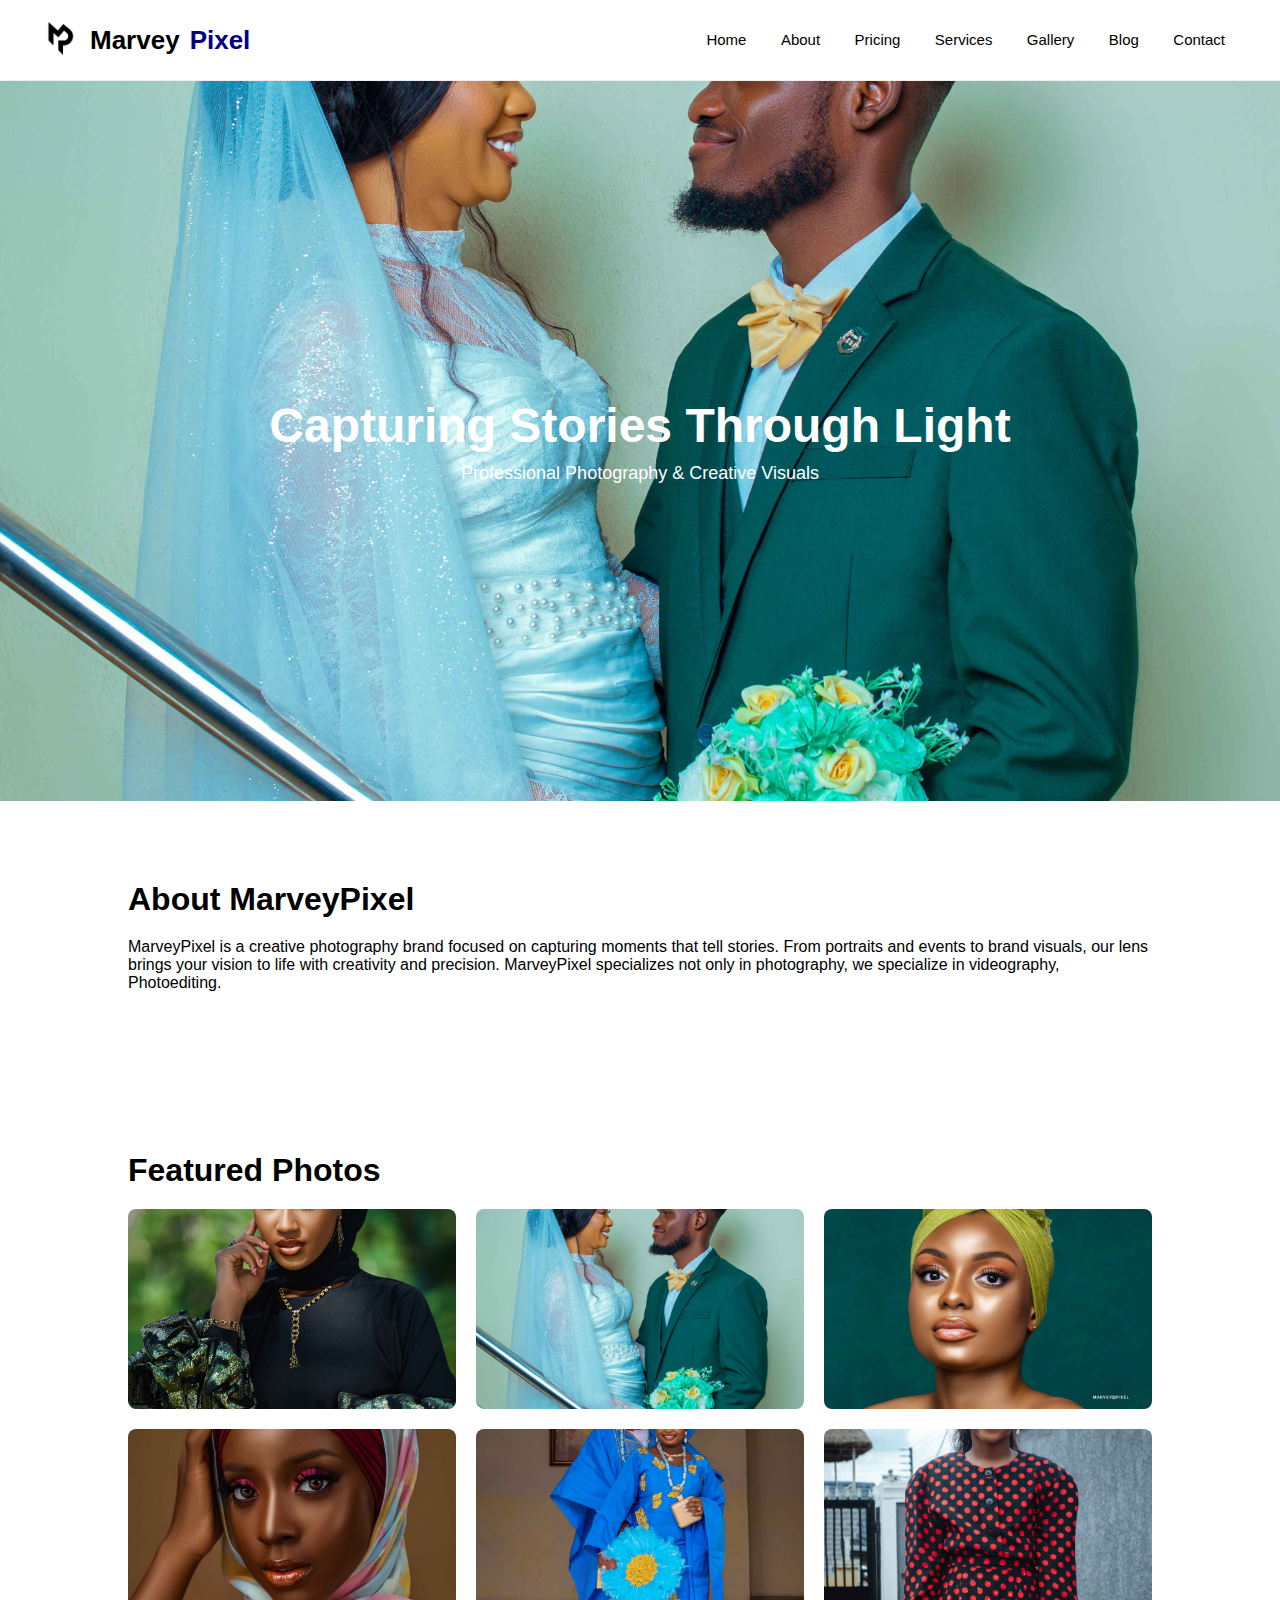
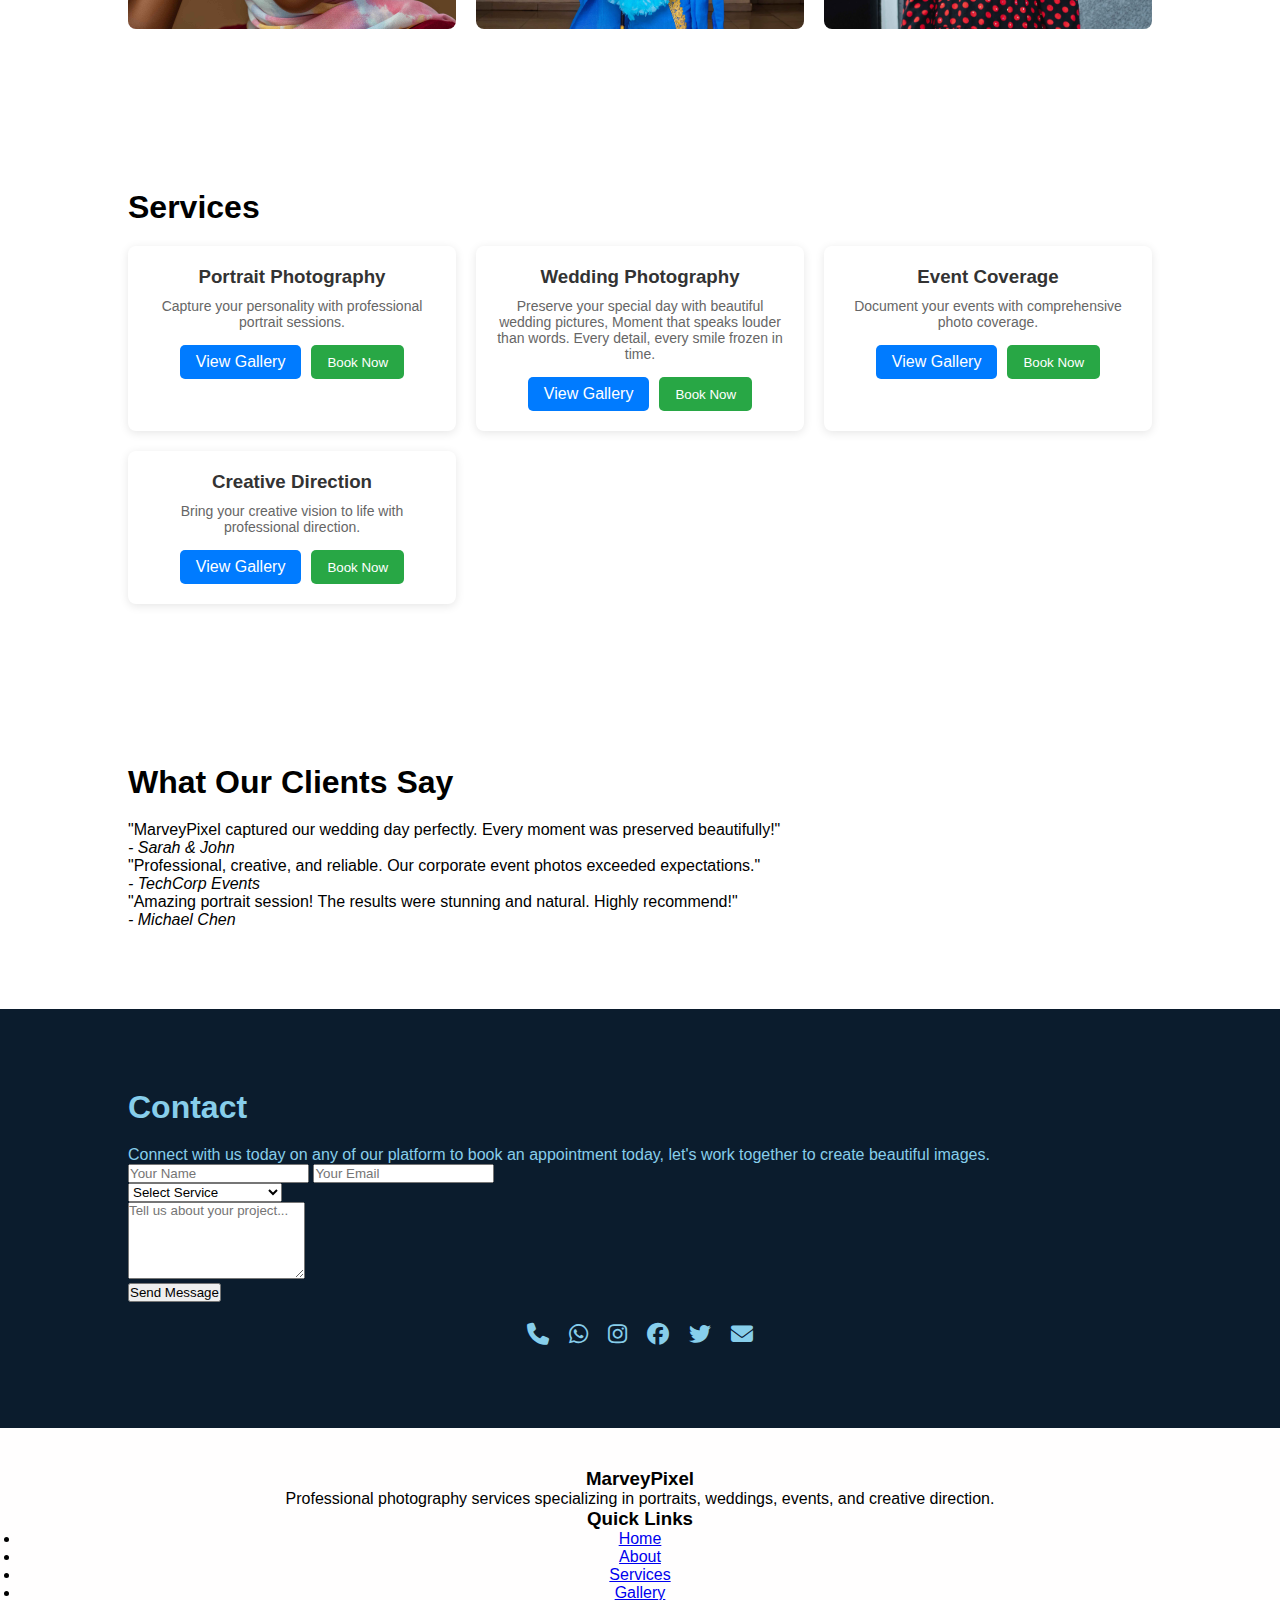
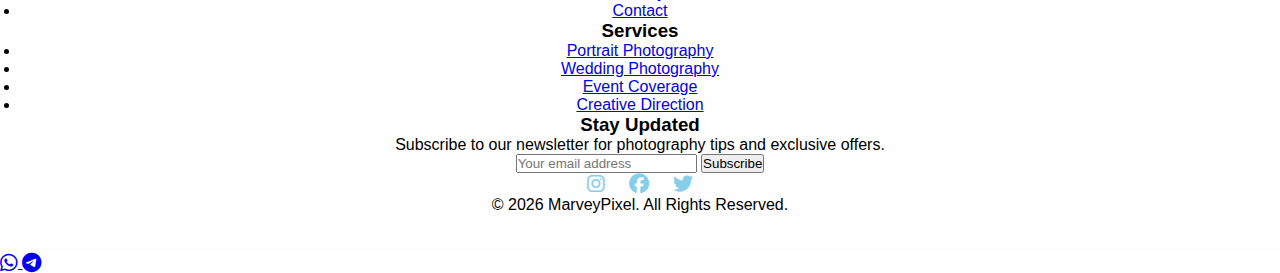
<file: index.html>
<!DOCTYPE html>
<html lang="en">
  <head>
    <meta charset="UTF-8" />
    <meta name="viewport" content="width=device-width, initial-scale=1.0" />
    <meta
      name="description"
      content="Professional photography services by MarveyPixel. Specializing in portraits, weddings, events, and creative direction. Book your session today."
    />
    <meta
      name="keywords"
      content="photography, portraits, weddings, events, creative direction, MarveyPixel"
    />
    <meta name="author" content="MarveyPixel" />
    <title>MarveyPixel | Professional Photography Services</title>

    <!-- Favicon -->
    <link
      rel="icon"
      type="image/png"
      sizes="32x32"
      href="images/favicon-32x32.png"
    />
    <link
      rel="icon"
      type="image/png"
      sizes="16x16"
      href="images/favicon-16x16.png"
    />
    <link rel="shortcut icon" href="images/favicon.ico" />

    <link rel="stylesheet" href="style.css" />
    <script src="script.js" defer></script>

    <link
      href="https://cdnjs.cloudflare.com/ajax/libs/font-awesome/6.5.0/css/all.min.css"
      rel="stylesheet"
    />
  </head>

  <body>
    <header>
      <div class="logo">
        <img src="images/Logo.png" alt="MarveyPixel Logo" />
        Marvey<span>Pixel</span>
      </div>
      <div class="hamburger">
        <span></span>
        <span></span>
        <span></span>
      </div>
      <nav id="nav">
        <a href="index.html">Home</a>
        <a href="about.html">About</a>
        <a href="pricing.html">Pricing</a>
        <a href="index.html#services">Services</a>
        <a href="gallery.html">Gallery</a>
        <a href="blog.html">Blog</a>
        <a href="index.html#contact">Contact</a>
      </nav>
    </header>

    <section id="home" class="hero">
      <h1>Capturing Stories Through Light</h1>
      <p>Professional Photography & Creative Visuals</p>
    </section>

    <section id="about" class="section">
      <h2>About MarveyPixel</h2>
      <p>
        MarveyPixel is a creative photography brand focused on capturing moments
        that tell stories. From portraits and events to brand visuals, our lens
        brings your vision to life with creativity and precision. MarveyPixel
        specializes not only in photography, we specialize in videography,
        Photoediting.
      </p>
    </section>

    <section class="section">
      <h2>Featured Photos</h2>
      <div class="photo-grid">
        <img src="images/portrait 1.jpg" alt="Portrait Photography" />
        <img src="images/wedding 1.jpg" alt="Wedding Photography" />
        <img src="images/creative 1.jpg" alt="Creative Photography" />
        <img src="images/portrait 7.jpg" alt="Portrait Photography" />
        <img src="images/wedding 2.jpg" alt="Wedding Photography" />
        <img src="images/portrait 6.jpg" alt="Wedding Photography" />
      </div>
    </section>

    <!-- SERVICES -->
    <section id="services" class="section">
      <h2>Services</h2>

      <div class="services">
        <div class="service-item">
          <h3>Portrait Photography</h3>
          <p>Capture your personality with professional portrait sessions.</p>
          <div class="service-buttons">
            <a href="portrait.html">View Gallery</a>
            <button onclick="bookService('Portrait')">Book Now</button>
          </div>
        </div>
        <div class="service-item">
          <h3>Wedding Photography</h3>
          <p>
            Preserve your special day with beautiful wedding pictures, Moment
            that speaks louder than words. Every detail, every smile frozen in
            time.
          </p>
          <div class="service-buttons">
            <a href="wedding.html">View Gallery</a>
            <button onclick="bookService('Wedding')">Book Now</button>
          </div>
        </div>
        <div class="service-item">
          <h3>Event Coverage</h3>
          <p>Document your events with comprehensive photo coverage.</p>
          <div class="service-buttons">
            <a href="events.html">View Gallery</a>
            <button onclick="bookService('Event')">Book Now</button>
          </div>
        </div>
        <div class="service-item">
          <h3>Creative Direction</h3>
          <p>Bring your creative vision to life with professional direction.</p>
          <div class="service-buttons">
            <a href="creative.html">View Gallery</a>
            <button onclick="bookService('Creative')">Book Now</button>
          </div>
        </div>
      </div>
    </section>

    <!-- TESTIMONIALS -->
    <section class="section">
      <h2>What Our Clients Say</h2>
      <div class="testimonials">
        <div class="testimonial">
          <p>
            "MarveyPixel captured our wedding day perfectly. Every moment was
            preserved beautifully!"
          </p>
          <cite>- Sarah & John</cite>
        </div>
        <div class="testimonial">
          <p>
            "Professional, creative, and reliable. Our corporate event photos
            exceeded expectations."
          </p>
          <cite>- TechCorp Events</cite>
        </div>
        <div class="testimonial">
          <p>
            "Amazing portrait session! The results were stunning and natural.
            Highly recommend!"
          </p>
          <cite>- Michael Chen</cite>
        </div>
      </div>
    </section>

    <!-- CONTACT -->
    <section id="contact" class="section dark">
      <h2>Contact</h2>
      <p>
        Connect with us today on any of our platform to book an appointment
        today, let's work together to create beautiful images.
      </p>

      <form
        class="contact-form"
        action="mailto:marveypixel@gmail.com"
        method="post"
        enctype="text/plain"
      >
        <div class="form-group">
          <input type="text" name="name" placeholder="Your Name" required />
          <input type="email" name="email" placeholder="Your Email" required />
        </div>
        <div class="form-group">
          <select name="service" required>
            <option value="">Select Service</option>
            <option value="Portrait">Portrait Photography</option>
            <option value="Wedding">Wedding Photography</option>
            <option value="Event">Event Coverage</option>
            <option value="Creative">Creative Direction</option>
          </select>
        </div>
        <div class="form-group">
          <textarea
            name="message"
            placeholder="Tell us about your project..."
            rows="5"
            required
          ></textarea>
        </div>
        <button type="submit" class="submit-btn">Send Message</button>
      </form>

      <div class="contact-icons">
        <a href="tel:+2348143212398"><i class="fas fa-phone"></i></a>
        <a href="https://wa.me/2348143212398"
          ><i class="fab fa-whatsapp"></i
        ></a>
        <a href="https://www.instagram.com/marveypixel_/"
          ><i class="fab fa-instagram"></i
        ></a>
        <a href="https://facebook.com/marveypixel"
          ><i class="fab fa-facebook"></i
        ></a>
        <a href="https://Twitter.com/marveyboy01"
          ><i class="fab fa-twitter"></i
        ></a>
        <a href="mailto:marveypixel@gmail.com"
          ><i class="fas fa-envelope"></i
        ></a>
      </div>
    </section>

    <footer>
      <div class="footer-content">
        <div class="footer-section">
          <h3>MarveyPixel</h3>
          <p>
            Professional photography services specializing in portraits,
            weddings, events, and creative direction.
          </p>
        </div>
        <div class="footer-section">
          <h3>Quick Links</h3>
          <ul>
            <li><a href="index.html">Home</a></li>
            <li><a href="index.html#about">About</a></li>
            <li><a href="index.html#services">Services</a></li>
            <li><a href="gallery.html">Gallery</a></li>
            <li><a href="index.html#contact">Contact</a></li>
          </ul>
        </div>
        <div class="footer-section">
          <h3>Services</h3>
          <ul>
            <li><a href="portrait.html">Portrait Photography</a></li>
            <li><a href="wedding.html">Wedding Photography</a></li>
            <li><a href="events.html">Event Coverage</a></li>
            <li><a href="creative.html">Creative Direction</a></li>
          </ul>
        </div>
        <div class="footer-section">
          <h3>Stay Updated</h3>
          <p>
            Subscribe to our newsletter for photography tips and exclusive
            offers.
          </p>
          <form class="newsletter-form">
            <input type="email" placeholder="Your email address" required />
            <button type="submit">Subscribe</button>
          </form>
          <div class="footer-icons">
            <a
              href="https://www.instagram.com/marveypixel_/"
              aria-label="Instagram"
              ><i class="fab fa-instagram"></i
            ></a>
            <a href="https://facebook.com/marveypixel" aria-label="Facebook"
              ><i class="fab fa-facebook"></i
            ></a>
            <a href="https://twitter.com/marveyboy01" aria-label="Twitter"
              ><i class="fab fa-twitter"></i
            ></a>
          </div>
        </div>
      </div>
      <div class="footer-bottom">
        <p>© 2026 MarveyPixel. All Rights Reserved.</p>
      </div>
    </footer>
    <!-- Floating contact buttons: WhatsApp & Telegram -->
    <div class="floating-contact" aria-hidden="false">
      <a
        class="floating-btn whatsapp"
        href="https://wa.me/2348143212398?text=Hi%20Marvey%2C%20I'm%20interested%20in%20your%20photography%20services"
        target="_blank"
        rel="noopener noreferrer"
        aria-label="Chat on WhatsApp"
        title="WhatsApp"
      >
        <i class="fab fa-whatsapp fa-lg"></i>
      </a>

      <a
        class="floating-btn telegram"
        href="https://t.me/marveypixel"
        target="_blank"
        rel="noopener noreferrer"
        aria-label="Chat on Telegram"
        title="Telegram"
      >
        <i class="fab fa-telegram-plane fa-lg"></i>
      </a>
    </div>
  </body>
</html>
</file>
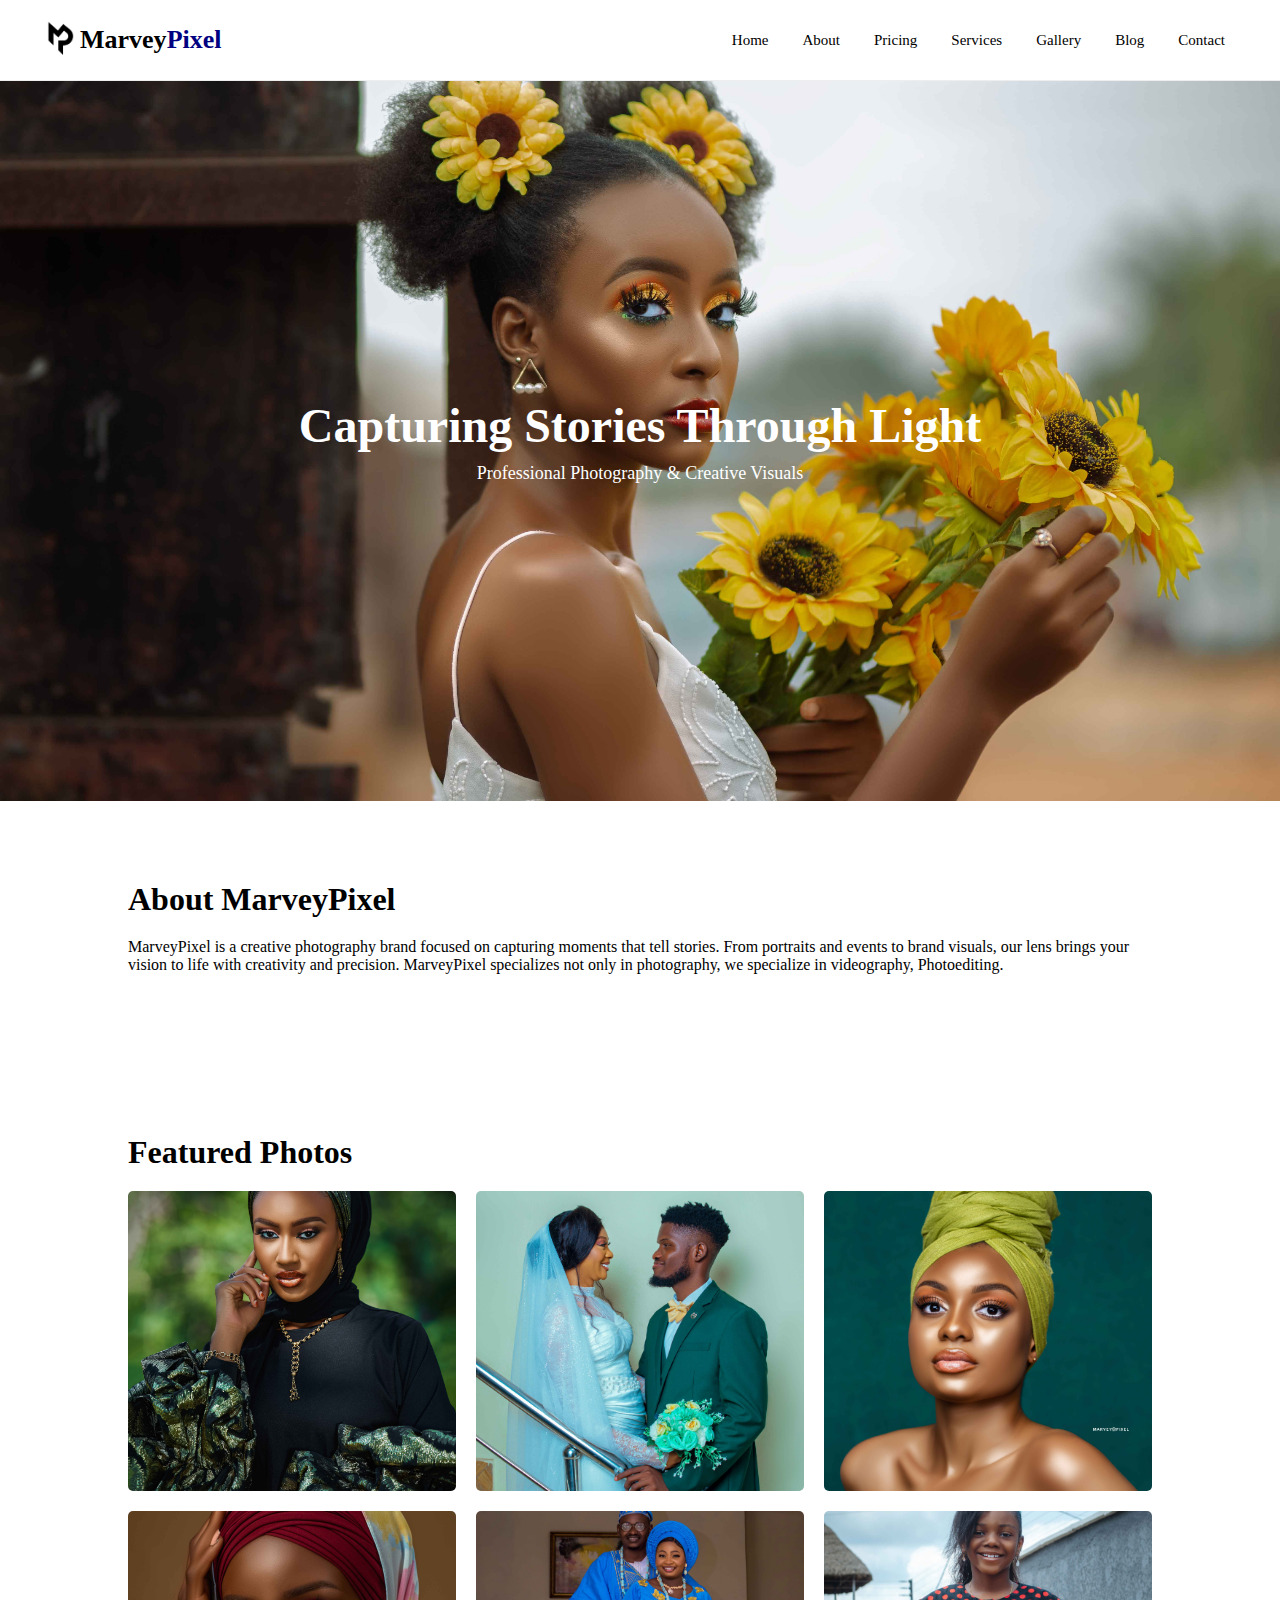
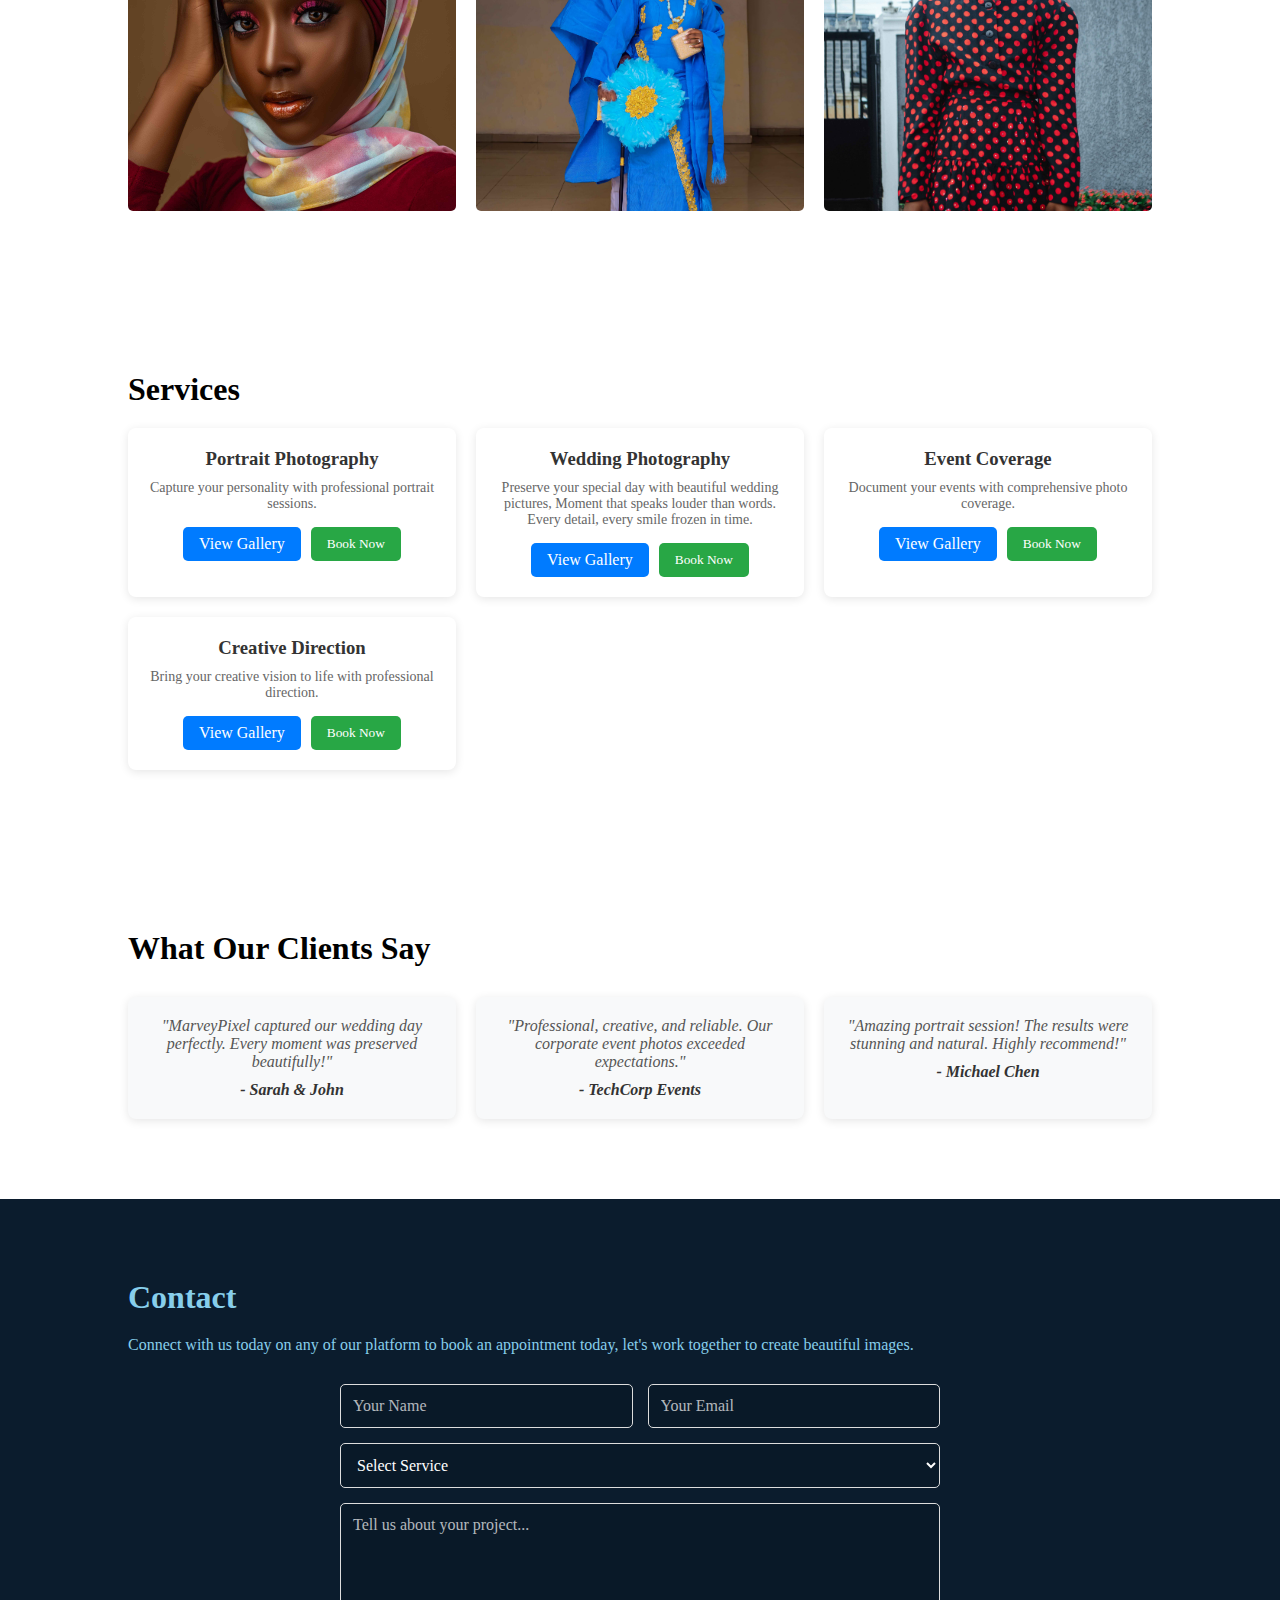
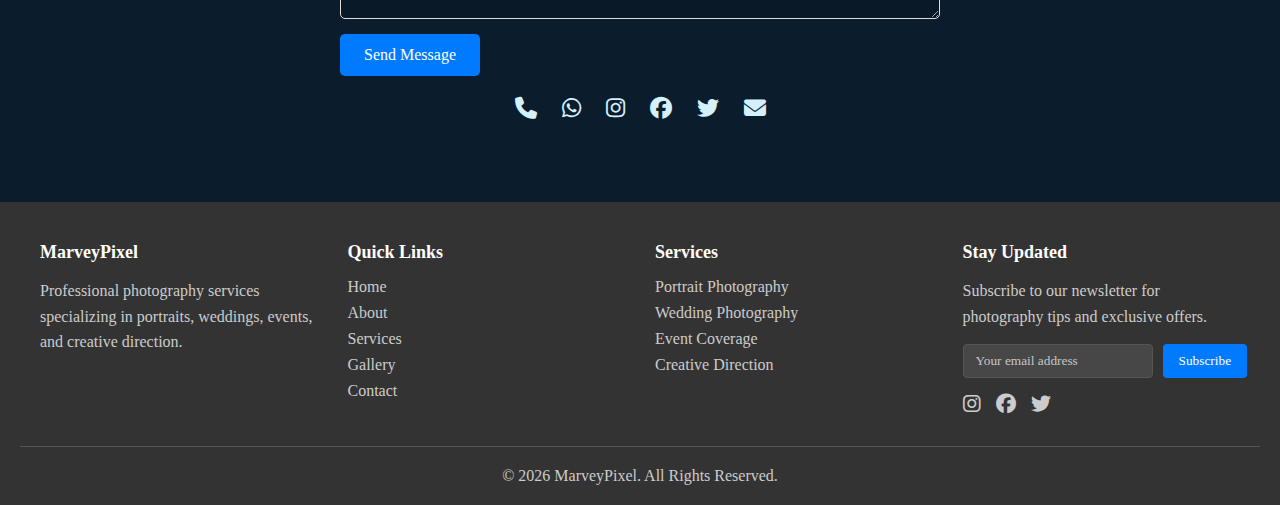
<file: Marveypixel/index.html>
<!DOCTYPE html>
<html lang="en">
  <head>
    <meta charset="UTF-8" />
    <meta name="viewport" content="width=device-width, initial-scale=1.0" />
    <meta
      name="description"
      content="Professional photography services by MarveyPixel. Specializing in portraits, weddings, events, and creative direction. Book your session today."
    />
    <meta
      name="keywords"
      content="photography, portraits, weddings, events, creative direction, MarveyPixel"
    />
    <meta name="author" content="MarveyPixel" />
    <title>MarveyPixel | Professional Photography Services</title>

    <!-- Favicon -->
    <link
      rel="icon"
      type="image/png"
      sizes="32x32"
      href="images/favicon-32x32.png"
    />
    <link
      rel="icon"
      type="image/png"
      sizes="16x16"
      href="images/favicon-16x16.png"
    />
    <link rel="shortcut icon" href="images/favicon.ico" />

    <link rel="stylesheet" href="style.css" />
    <script src="script.js" defer></script>

    <link
      href="https://cdnjs.cloudflare.com/ajax/libs/font-awesome/6.5.0/css/all.min.css"
      rel="stylesheet"
    />
  </head>

  <body>
    <header>
      <div class="logo">
        <img src="images/Logo.png" alt="MarveyPixel Logo" />
        Marvey<span>Pixel</span>
      </div>

      <nav id="nav">
        <a href="index.html">Home</a>
        <a href="about.html">About</a>
        <a href="pricing.html">Pricing</a>
        <a href="index.html#services">Services</a>
        <a href="gallery.html">Gallery</a>
        <a href="blog.html">Blog</a>
        <a href="index.html#contact">Contact</a>
      </nav>

      <div class="hamburger" onclick="toggleMenu()">
        <i class="fas fa-bars"></i>
      </div>
    </header>

    <section id="home" class="hero">
      <h1>Capturing Stories Through Light</h1>
      <p>Professional Photography & Creative Visuals</p>
    </section>

    <section id="about" class="section">
      <h2>About MarveyPixel</h2>
      <p>
        MarveyPixel is a creative photography brand focused on capturing moments
        that tell stories. From portraits and events to brand visuals, our lens
        brings your vision to life with creativity and precision. MarveyPixel
        specializes not only in photography, we specialize in videography,
        Photoediting.
      </p>
    </section>

    <section class="section">
      <h2>Featured Photos</h2>
      <div class="photo-grid">
        <img src="images/portrait 1.jpg" alt="Portrait Photography" />
        <img src="images/wedding 1.jpg" alt="Wedding Photography" />
        <img src="images/creative 1.jpg" alt="Creative Photography" />
        <img src="images/portrait 7.jpg" alt="Portrait Photography" />
        <img src="images/wedding 2.jpg" alt="Wedding Photography" />
        <img src="images/portrait 6.jpg" alt="Wedding Photography" />
      </div>
    </section>

    <!-- SERVICES -->
    <section id="services" class="section">
      <h2>Services</h2>

      <div class="services">
        <div class="service-item">
          <h3>Portrait Photography</h3>
          <p>Capture your personality with professional portrait sessions.</p>
          <div class="service-buttons">
            <a href="portrait.html">View Gallery</a>
            <button onclick="bookService('Portrait')">Book Now</button>
          </div>
        </div>
        <div class="service-item">
          <h3>Wedding Photography</h3>
          <p>
            Preserve your special day with beautiful wedding pictures, Moment
            that speaks louder than words. Every detail, every smile frozen in
            time.
          </p>
          <div class="service-buttons">
            <a href="wedding.html">View Gallery</a>
            <button onclick="bookService('Wedding')">Book Now</button>
          </div>
        </div>
        <div class="service-item">
          <h3>Event Coverage</h3>
          <p>Document your events with comprehensive photo coverage.</p>
          <div class="service-buttons">
            <a href="events.html">View Gallery</a>
            <button onclick="bookService('Event')">Book Now</button>
          </div>
        </div>
        <div class="service-item">
          <h3>Creative Direction</h3>
          <p>Bring your creative vision to life with professional direction.</p>
          <div class="service-buttons">
            <a href="creative.html">View Gallery</a>
            <button onclick="bookService('Creative')">Book Now</button>
          </div>
        </div>
      </div>
    </section>

    <!-- TESTIMONIALS -->
    <section class="section">
      <h2>What Our Clients Say</h2>
      <div class="testimonials">
        <div class="testimonial">
          <p>
            "MarveyPixel captured our wedding day perfectly. Every moment was
            preserved beautifully!"
          </p>
          <cite>- Sarah & John</cite>
        </div>
        <div class="testimonial">
          <p>
            "Professional, creative, and reliable. Our corporate event photos
            exceeded expectations."
          </p>
          <cite>- TechCorp Events</cite>
        </div>
        <div class="testimonial">
          <p>
            "Amazing portrait session! The results were stunning and natural.
            Highly recommend!"
          </p>
          <cite>- Michael Chen</cite>
        </div>
      </div>
    </section>

    <!-- CONTACT -->
    <section id="contact" class="section dark">
      <h2>Contact</h2>
      <p>
        Connect with us today on any of our platform to book an appointment
        today, let's work together to create beautiful images.
      </p>

      <form
        class="contact-form"
        action="mailto:marveypixel@gmail.com"
        method="post"
        enctype="text/plain"
      >
        <div class="form-group">
          <input type="text" name="name" placeholder="Your Name" required />
          <input type="email" name="email" placeholder="Your Email" required />
        </div>
        <div class="form-group">
          <select name="service" required>
            <option value="">Select Service</option>
            <option value="Portrait">Portrait Photography</option>
            <option value="Wedding">Wedding Photography</option>
            <option value="Event">Event Coverage</option>
            <option value="Creative">Creative Direction</option>
          </select>
        </div>
        <div class="form-group">
          <textarea
            name="message"
            placeholder="Tell us about your project..."
            rows="5"
            required
          ></textarea>
        </div>
        <button type="submit" class="submit-btn">Send Message</button>
      </form>

      <div class="contact-icons">
        <a href="tel:+2348143212398"><i class="fas fa-phone"></i></a>
        <a href="https://wa.me/2348143212398"
          ><i class="fab fa-whatsapp"></i
        ></a>
        <a href="https://www.instagram.com/marveypixel_/"
          ><i class="fab fa-instagram"></i
        ></a>
        <a href="https://facebook.com/marveypixel"
          ><i class="fab fa-facebook"></i
        ></a>
        <a href="https://Twitter.com/marveyboy01"
          ><i class="fab fa-twitter"></i
        ></a>
        <a href="mailto:marveypixel@gmail.com"
          ><i class="fas fa-envelope"></i
        ></a>
      </div>
    </section>

    <footer>
      <div class="footer-content">
        <div class="footer-section">
          <h3>MarveyPixel</h3>
          <p>
            Professional photography services specializing in portraits,
            weddings, events, and creative direction.
          </p>
        </div>
        <div class="footer-section">
          <h3>Quick Links</h3>
          <ul>
            <li><a href="index.html">Home</a></li>
            <li><a href="index.html#about">About</a></li>
            <li><a href="index.html#services">Services</a></li>
            <li><a href="gallery.html">Gallery</a></li>
            <li><a href="index.html#contact">Contact</a></li>
          </ul>
        </div>
        <div class="footer-section">
          <h3>Services</h3>
          <ul>
            <li><a href="portrait.html">Portrait Photography</a></li>
            <li><a href="wedding.html">Wedding Photography</a></li>
            <li><a href="events.html">Event Coverage</a></li>
            <li><a href="creative.html">Creative Direction</a></li>
          </ul>
        </div>
        <div class="footer-section">
          <h3>Stay Updated</h3>
          <p>
            Subscribe to our newsletter for photography tips and exclusive
            offers.
          </p>
          <form class="newsletter-form">
            <input type="email" placeholder="Your email address" required />
            <button type="submit">Subscribe</button>
          </form>
          <div class="footer-icons">
            <a
              href="https://www.instagram.com/marveypixel_/"
              aria-label="Instagram"
              ><i class="fab fa-instagram"></i
            ></a>
            <a href="https://facebook.com/marveypixel" aria-label="Facebook"
              ><i class="fab fa-facebook"></i
            ></a>
            <a href="https://twitter.com/marveyboy01" aria-label="Twitter"
              ><i class="fab fa-twitter"></i
            ></a>
          </div>
        </div>
      </div>
      <div class="footer-bottom">
        <p>© 2026 MarveyPixel. All Rights Reserved.</p>
      </div>
    </footer>
  </body>
</html>
</file>
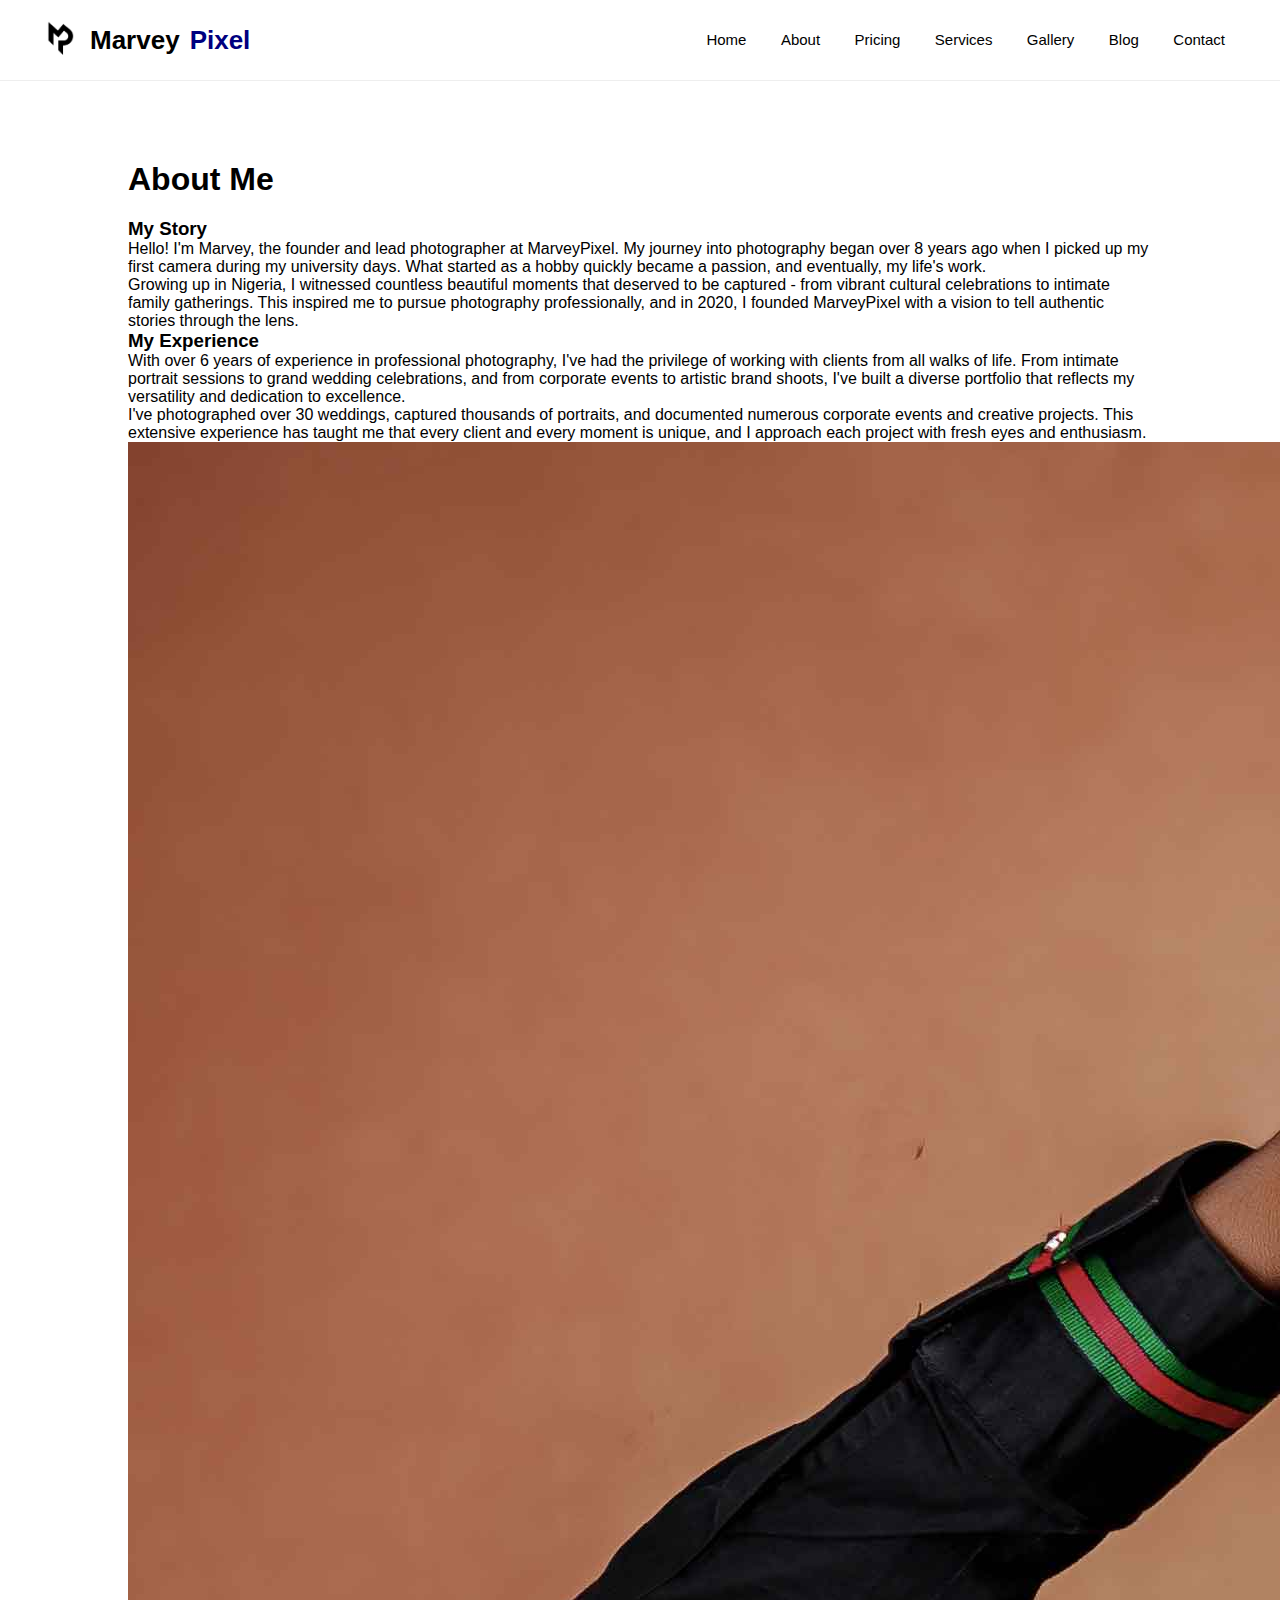
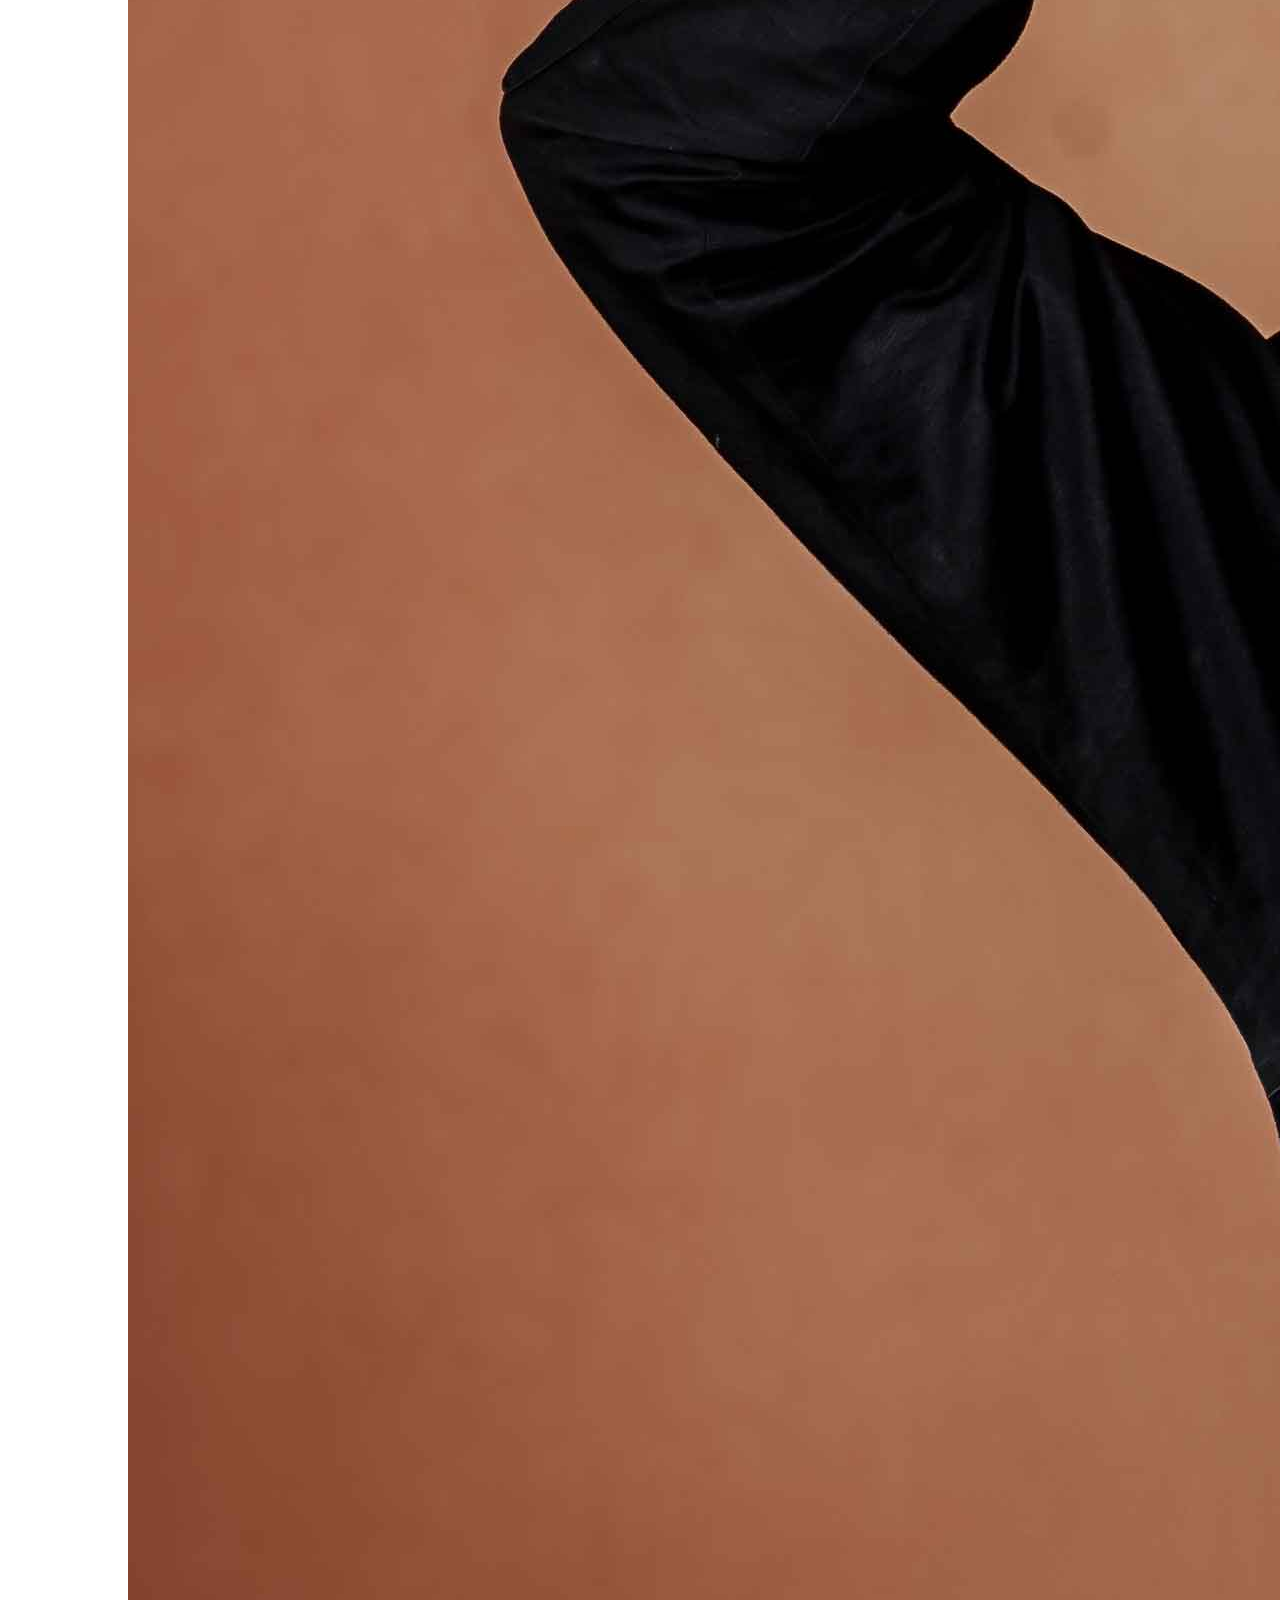
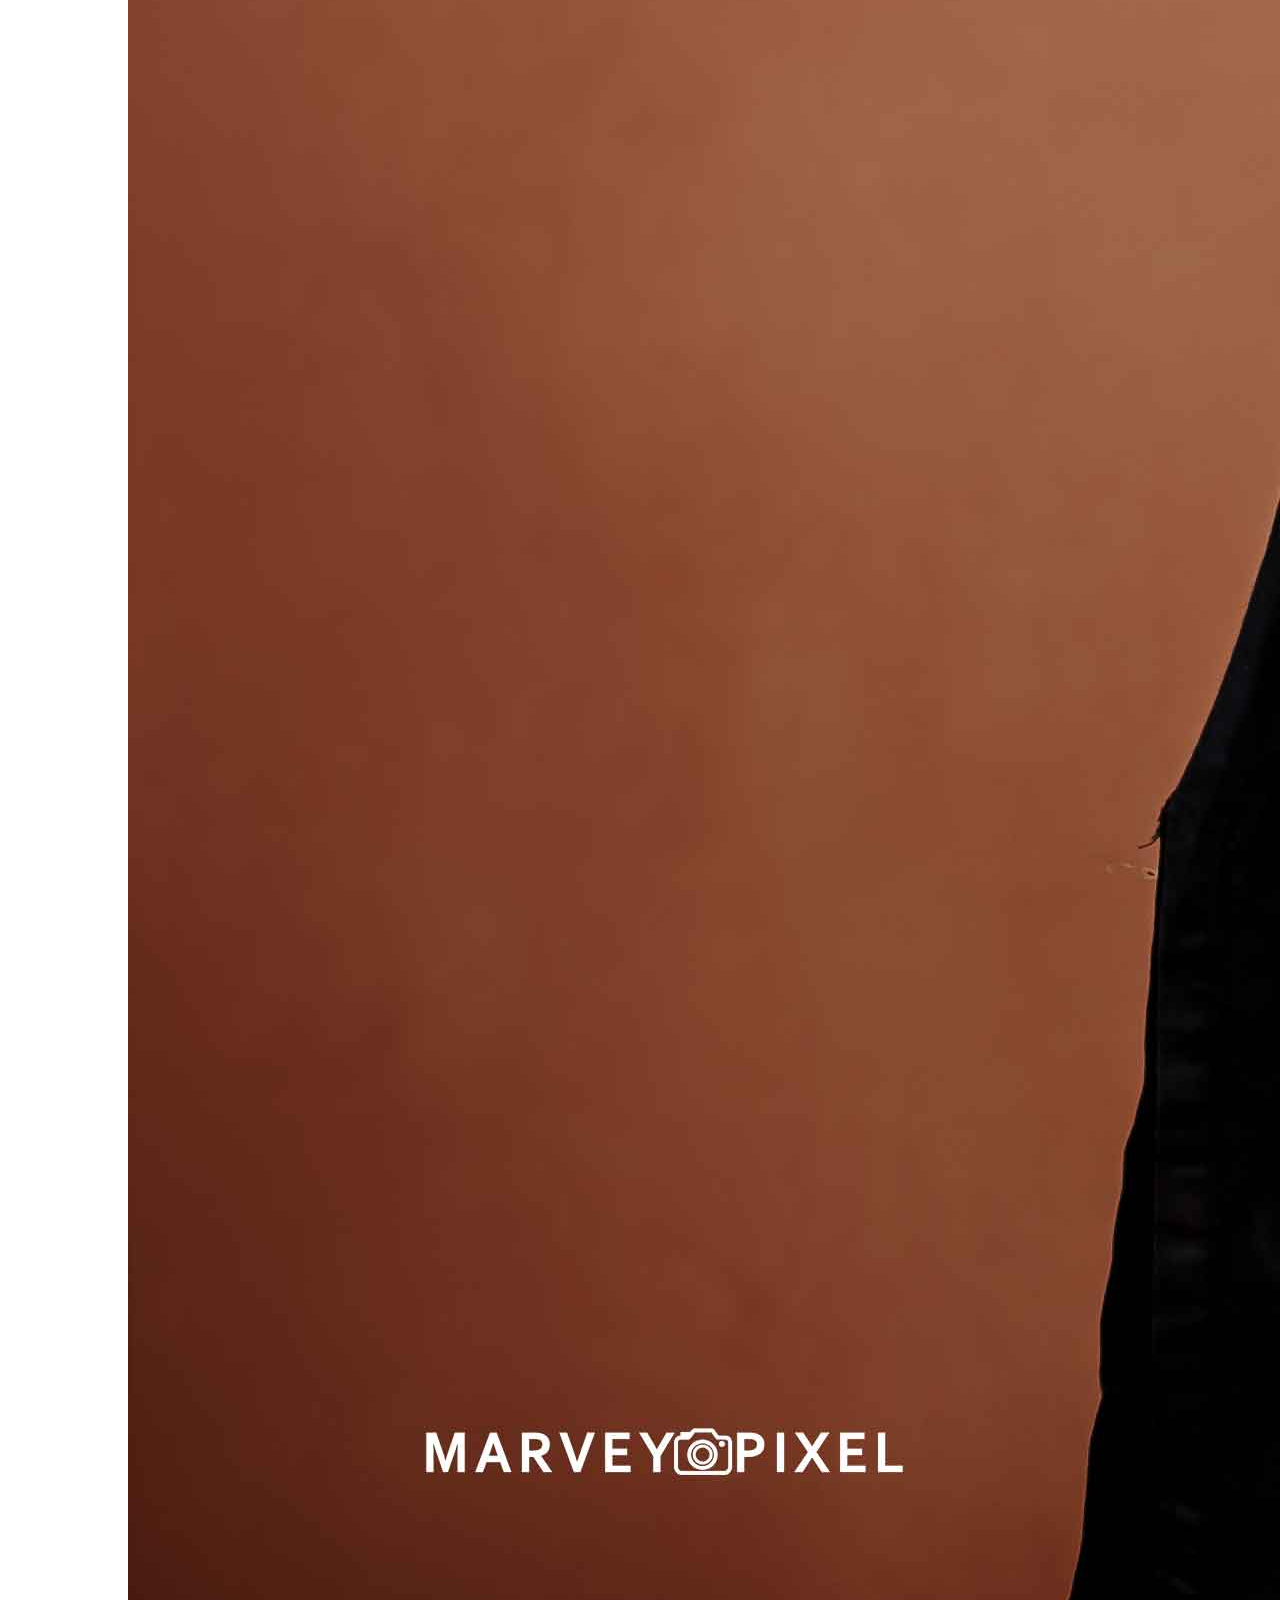
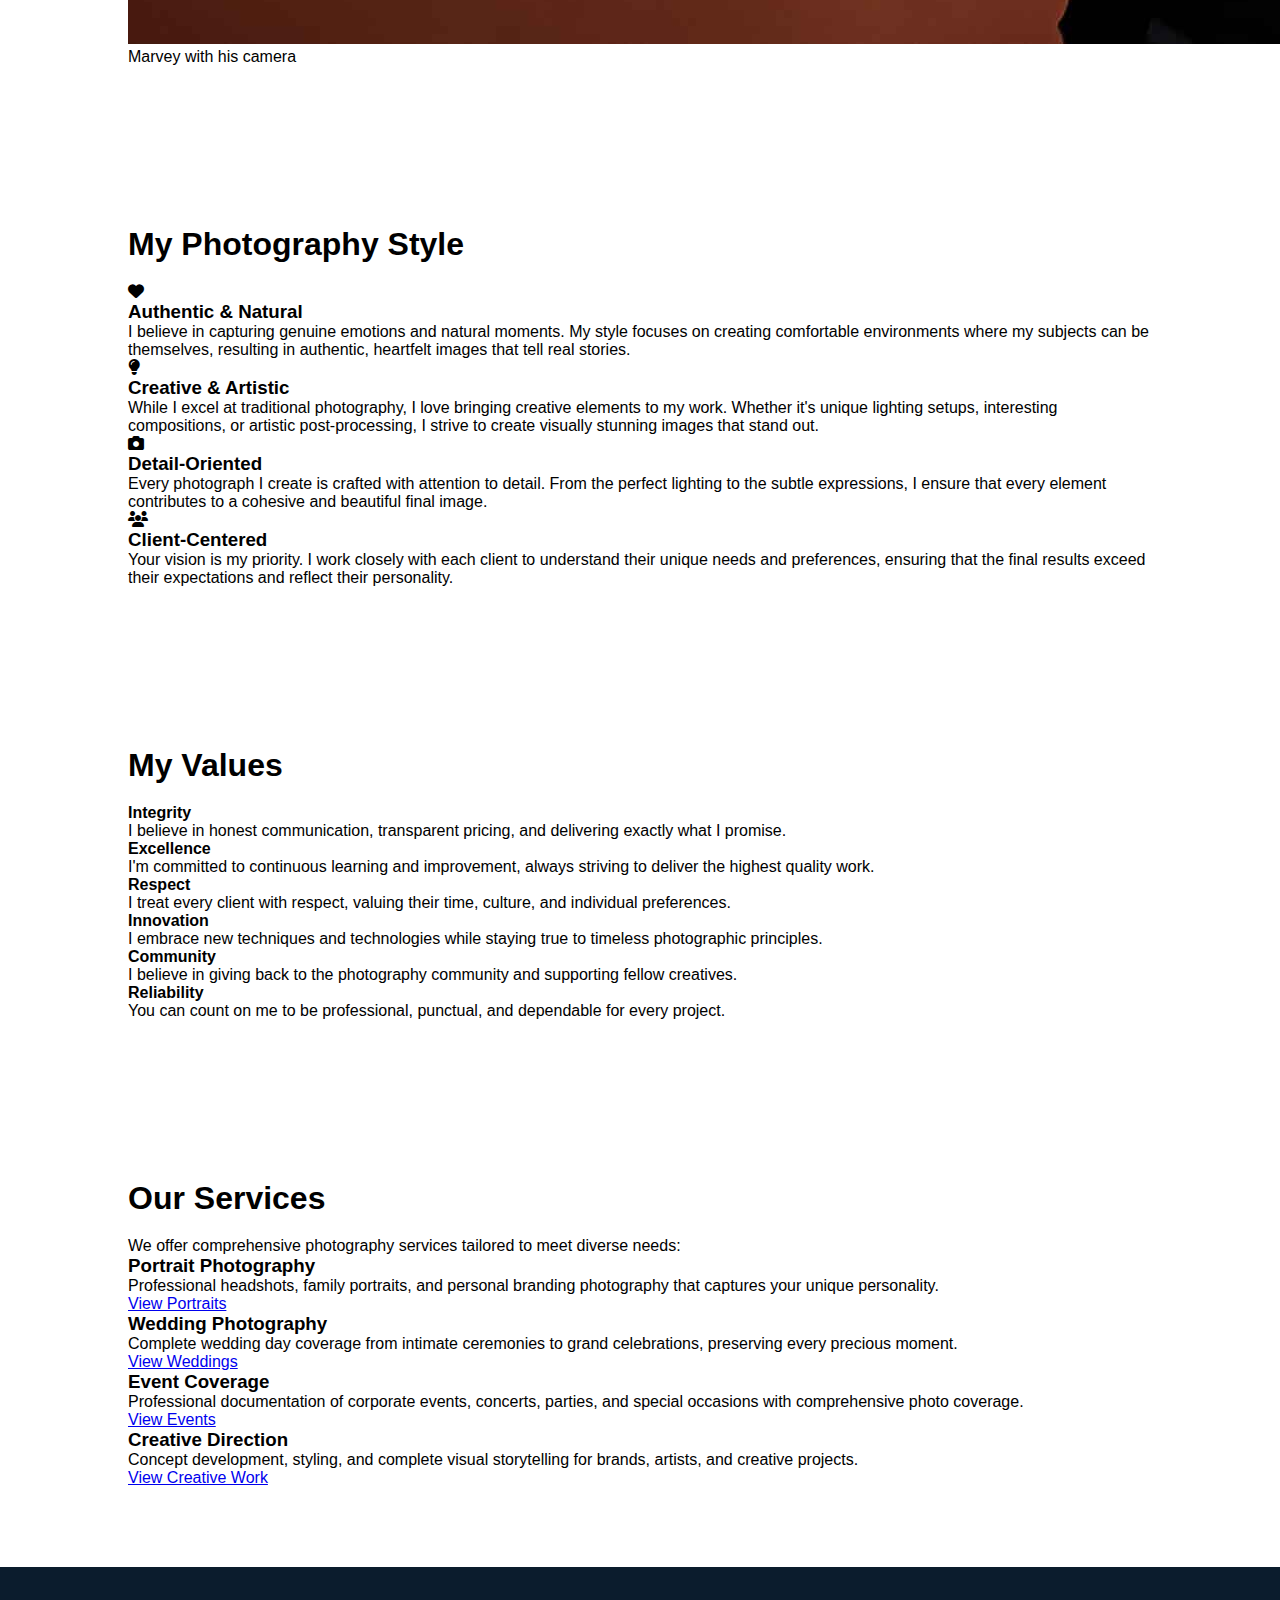
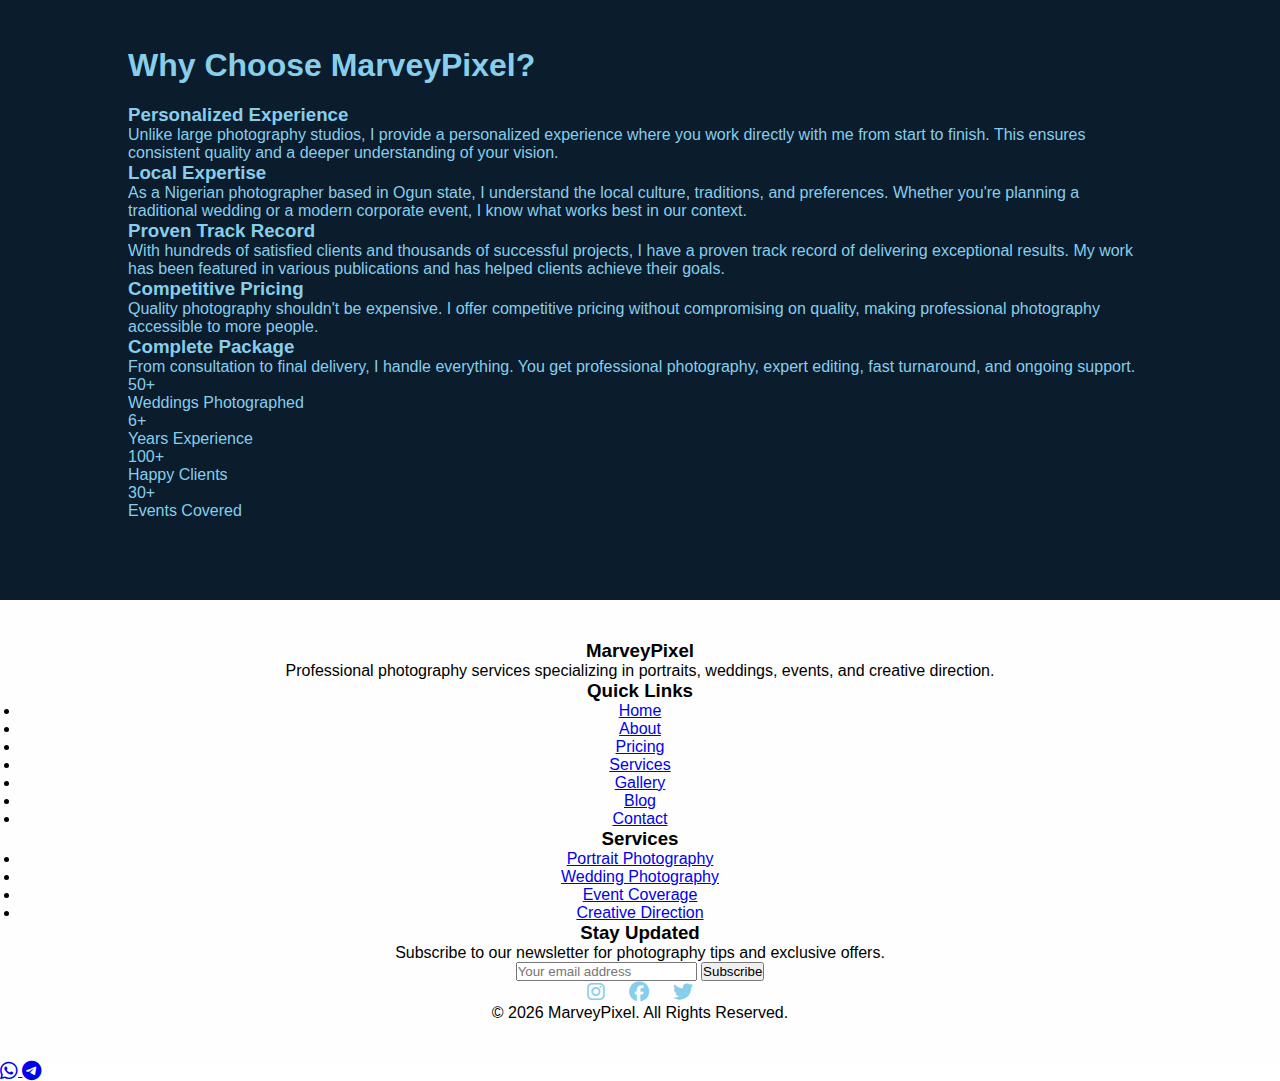
<file: about.html>
<!DOCTYPE html>
<html lang="en">
  <head>
    <meta charset="UTF-8" />
    <meta name="viewport" content="width=device-width, initial-scale=1.0" />
    <meta
      name="description"
      content="About MarveyPixel - Professional photography studio specializing in portraits, weddings, events, and creative direction. Learn our story and approach to visual storytelling."
    />
    <meta
      name="keywords"
      content="about MarveyPixel, photography studio, professional photographer, visual storytelling, photography services, Lagos photographer"
    />
    <meta name="author" content="MarveyPixel" />
    <title>About Us | MarveyPixel</title>

    <!-- Favicon -->
    <link
      rel="icon"
      type="image/png"
      sizes="32x32"
      href="images/favicon-32x32.png"
    />
    <link
      rel="icon"
      type="image/png"
      sizes="16x16"
      href="images/favicon-16x16.png"
    />
    <link rel="shortcut icon" href="images/favicon.ico" />

    <link rel="stylesheet" href="style.css" />
    <script src="script.js" defer></script>
    <link
      href="https://cdnjs.cloudflare.com/ajax/libs/font-awesome/6.5.0/css/all.min.css"
      rel="stylesheet"
    />

    <!-- Structured Data for SEO -->
    <script type="application/ld+json">
      {
        "@context": "https://schema.org",
        "@type": "AboutPage",
        "name": "About Marvey - Professional Photographer",
        "description": "Learn about Marvey's photography journey, experience, style, and values. Professional photographer specializing in weddings, portraits, events, and creative direction.",
        "url": "https://marveypixel.com/about.html",
        "mainEntity": {
          "@type": "Person",
          "name": "Marvey",
          "jobTitle": "Professional Photographer",
          "description": "Founder and lead photographer at MarveyPixel with over 8 years of experience",
          "knowsAbout": [
            "Photography",
            "Wedding Photography",
            "Portrait Photography",
            "Event Coverage",
            "Creative Direction"
          ],
          "hasOccupation": {
            "@type": "Occupation",
            "name": "Professional Photographer",
            "occupationLocation": {
              "@type": "Country",
              "name": "Nigeria"
            }
          },
          "address": {
            "@type": "PostalAddress",
            "addressCountry": "Nigeria"
          },
          "contactPoint": {
            "@type": "ContactPoint",
            "telephone": "+2348143212398",
            "contactType": "customer service"
          }
        }
      }
    </script>
  </head>

  <body>
    <header>
      <div class="logo">
        <img src="images/Logo.png" alt="MarveyPixel Logo" />
        Marvey<span>Pixel</span>
      </div>

      <nav id="nav">
        <a href="index.html">Home</a>
        <a href="about.html">About</a>
        <a href="pricing.html">Pricing</a>
        <a href="index.html#services">Services</a>
        <a href="gallery.html">Gallery</a>
        <a href="blog.html">Blog</a>
        <a href="index.html#contact">Contact</a>
      </nav>

      <div class="hamburger" onclick="toggleMenu()">
        <i class="fas fa-bars"></i>
      </div>
    </header>

    <section class="section">
      <h2>About Me</h2>
      <div class="about-content">
        <div class="about-text">
          <h3>My Story</h3>
          <p>
            Hello! I'm Marvey, the founder and lead photographer at MarveyPixel.
            My journey into photography began over 8 years ago when I picked up
            my first camera during my university days. What started as a hobby
            quickly became a passion, and eventually, my life's work.
          </p>
          <p>
            Growing up in Nigeria, I witnessed countless beautiful moments that
            deserved to be captured - from vibrant cultural celebrations to
            intimate family gatherings. This inspired me to pursue photography
            professionally, and in 2020, I founded MarveyPixel with a vision to
            tell authentic stories through the lens.
          </p>

          <h3>My Experience</h3>
          <p>
            With over 6 years of experience in professional photography, I've
            had the privilege of working with clients from all walks of life.
            From intimate portrait sessions to grand wedding celebrations, and
            from corporate events to artistic brand shoots, I've built a diverse
            portfolio that reflects my versatility and dedication to excellence.
          </p>
          <p>
            I've photographed over 30 weddings, captured thousands of portraits,
            and documented numerous corporate events and creative projects. This
            extensive experience has taught me that every client and every
            moment is unique, and I approach each project with fresh eyes and
            enthusiasm.
          </p>
        </div>
        <div class="about-image">
          <img
            src="images/about.jpg"
            alt="Marvey - Founder & Lead Photographer"
          />
          <p class="image-caption">Marvey with his camera</p>
        </div>
      </div>
    </section>

    <section class="section">
      <h2>My Photography Style</h2>
      <div class="style-content">
        <div class="style-item">
          <i class="fas fa-heart"></i>
          <h3>Authentic & Natural</h3>
          <p>
            I believe in capturing genuine emotions and natural moments. My
            style focuses on creating comfortable environments where my subjects
            can be themselves, resulting in authentic, heartfelt images that
            tell real stories.
          </p>
        </div>
        <div class="style-item">
          <i class="fas fa-lightbulb"></i>
          <h3>Creative & Artistic</h3>
          <p>
            While I excel at traditional photography, I love bringing creative
            elements to my work. Whether it's unique lighting setups,
            interesting compositions, or artistic post-processing, I strive to
            create visually stunning images that stand out.
          </p>
        </div>
        <div class="style-item">
          <i class="fas fa-camera"></i>
          <h3>Detail-Oriented</h3>
          <p>
            Every photograph I create is crafted with attention to detail. From
            the perfect lighting to the subtle expressions, I ensure that every
            element contributes to a cohesive and beautiful final image.
          </p>
        </div>
        <div class="style-item">
          <i class="fas fa-users"></i>
          <h3>Client-Centered</h3>
          <p>
            Your vision is my priority. I work closely with each client to
            understand their unique needs and preferences, ensuring that the
            final results exceed their expectations and reflect their
            personality.
          </p>
        </div>
      </div>
    </section>

    <section class="section">
      <h2>My Values</h2>
      <div class="values-grid">
        <div class="value-item">
          <h4>Integrity</h4>
          <p>
            I believe in honest communication, transparent pricing, and
            delivering exactly what I promise.
          </p>
        </div>
        <div class="value-item">
          <h4>Excellence</h4>
          <p>
            I'm committed to continuous learning and improvement, always
            striving to deliver the highest quality work.
          </p>
        </div>
        <div class="value-item">
          <h4>Respect</h4>
          <p>
            I treat every client with respect, valuing their time, culture, and
            individual preferences.
          </p>
        </div>
        <div class="value-item">
          <h4>Innovation</h4>
          <p>
            I embrace new techniques and technologies while staying true to
            timeless photographic principles.
          </p>
        </div>
        <div class="value-item">
          <h4>Community</h4>
          <p>
            I believe in giving back to the photography community and supporting
            fellow creatives.
          </p>
        </div>
        <div class="value-item">
          <h4>Reliability</h4>
          <p>
            You can count on me to be professional, punctual, and dependable for
            every project.
          </p>
        </div>
      </div>
    </section>

    <section class="section">
      <h2>Our Services</h2>
      <p>
        We offer comprehensive photography services tailored to meet diverse
        needs:
      </p>
      <div class="services-overview">
        <div class="service-overview-item">
          <h3>Portrait Photography</h3>
          <p>
            Professional headshots, family portraits, and personal branding
            photography that captures your unique personality.
          </p>
          <a href="portrait.html">View Portraits</a>
        </div>
        <div class="service-overview-item">
          <h3>Wedding Photography</h3>
          <p>
            Complete wedding day coverage from intimate ceremonies to grand
            celebrations, preserving every precious moment.
          </p>
          <a href="wedding.html">View Weddings</a>
        </div>
        <div class="service-overview-item">
          <h3>Event Coverage</h3>
          <p>
            Professional documentation of corporate events, concerts, parties,
            and special occasions with comprehensive photo coverage.
          </p>
          <a href="events.html">View Events</a>
        </div>
        <div class="service-overview-item">
          <h3>Creative Direction</h3>
          <p>
            Concept development, styling, and complete visual storytelling for
            brands, artists, and creative projects.
          </p>
          <a href="creative.html">View Creative Work</a>
        </div>
      </div>
    </section>

    <section class="section dark">
      <h2>Why Choose MarveyPixel?</h2>
      <div class="why-choose-content">
        <div class="why-choose-text">
          <h3>Personalized Experience</h3>
          <p>
            Unlike large photography studios, I provide a personalized
            experience where you work directly with me from start to finish.
            This ensures consistent quality and a deeper understanding of your
            vision.
          </p>

          <h3>Local Expertise</h3>
          <p>
            As a Nigerian photographer based in Ogun state, I understand the
            local culture, traditions, and preferences. Whether you're planning
            a traditional wedding or a modern corporate event, I know what works
            best in our context.
          </p>

          <h3>Proven Track Record</h3>
          <p>
            With hundreds of satisfied clients and thousands of successful
            projects, I have a proven track record of delivering exceptional
            results. My work has been featured in various publications and has
            helped clients achieve their goals.
          </p>

          <h3>Competitive Pricing</h3>
          <p>
            Quality photography shouldn't be expensive. I offer competitive
            pricing without compromising on quality, making professional
            photography accessible to more people.
          </p>

          <h3>Complete Package</h3>
          <p>
            From consultation to final delivery, I handle everything. You get
            professional photography, expert editing, fast turnaround, and
            ongoing support.
          </p>
        </div>
        <div class="stats">
          <div class="stat">
            <div class="stat-number">50+</div>
            <div class="stat-label">Weddings Photographed</div>
          </div>
          <div class="stat">
            <div class="stat-number">6+</div>
            <div class="stat-label">Years Experience</div>
          </div>
          <div class="stat">
            <div class="stat-number">100+</div>
            <div class="stat-label">Happy Clients</div>
          </div>
          <div class="stat">
            <div class="stat-number">30+</div>
            <div class="stat-label">Events Covered</div>
          </div>
        </div>
      </div>
    </section>

    <footer>
      <div class="footer-content">
        <div class="footer-section">
          <h3>MarveyPixel</h3>
          <p>
            Professional photography services specializing in portraits,
            weddings, events, and creative direction.
          </p>
        </div>
        <div class="footer-section">
          <h3>Quick Links</h3>
          <ul>
            <li><a href="index.html">Home</a></li>
            <li><a href="about.html">About</a></li>
            <li><a href="pricing.html">Pricing</a></li>
            <li><a href="index.html#services">Services</a></li>
            <li><a href="gallery.html">Gallery</a></li>
            <li><a href="blog.html">Blog</a></li>
            <li><a href="index.html#contact">Contact</a></li>
          </ul>
        </div>
        <div class="footer-section">
          <h3>Services</h3>
          <ul>
            <li><a href="portrait.html">Portrait Photography</a></li>
            <li><a href="wedding.html">Wedding Photography</a></li>
            <li><a href="events.html">Event Coverage</a></li>
            <li><a href="creative.html">Creative Direction</a></li>
          </ul>
        </div>
        <div class="footer-section">
          <h3>Stay Updated</h3>
          <p>
            Subscribe to our newsletter for photography tips and exclusive
            offers.
          </p>
          <form class="newsletter-form">
            <input type="email" placeholder="Your email address" required />
            <button type="submit">Subscribe</button>
          </form>
          <div class="footer-icons">
            <a
              href="https://www.instagram.com/marveypixel_/"
              aria-label="Instagram"
              ><i class="fab fa-instagram"></i
            ></a>
            <a href="https://facebook.com/marveypixel" aria-label="Facebook"
              ><i class="fab fa-facebook"></i
            ></a>
            <a href="https://twitter.com/marveyboy01" aria-label="Twitter"
              ><i class="fab fa-twitter"></i
            ></a>
          </div>
        </div>
      </div>
      <div class="footer-bottom">
        <p>© 2026 MarveyPixel. All Rights Reserved.</p>
      </div>
    </footer>
    <!-- Floating contact buttons: WhatsApp & Telegram -->
    <div class="floating-contact" aria-hidden="false">
      <a
        class="floating-btn whatsapp"
        href="https://wa.me/2348143212398?text=Hi%20Marvey%2C%20I'm%20interested%20in%20your%20photography%20services"
        target="_blank"
        rel="noopener noreferrer"
        aria-label="Chat on WhatsApp"
        title="WhatsApp"
      >
        <i class="fab fa-whatsapp fa-lg"></i>
      </a>

      <a
        class="floating-btn telegram"
        href="https://t.me/marveypixel"
        target="_blank"
        rel="noopener noreferrer"
        aria-label="Chat on Telegram"
        title="Telegram"
      >
        <i class="fab fa-telegram-plane fa-lg"></i>
      </a>
    </div>
  </body>
</html>
</file>
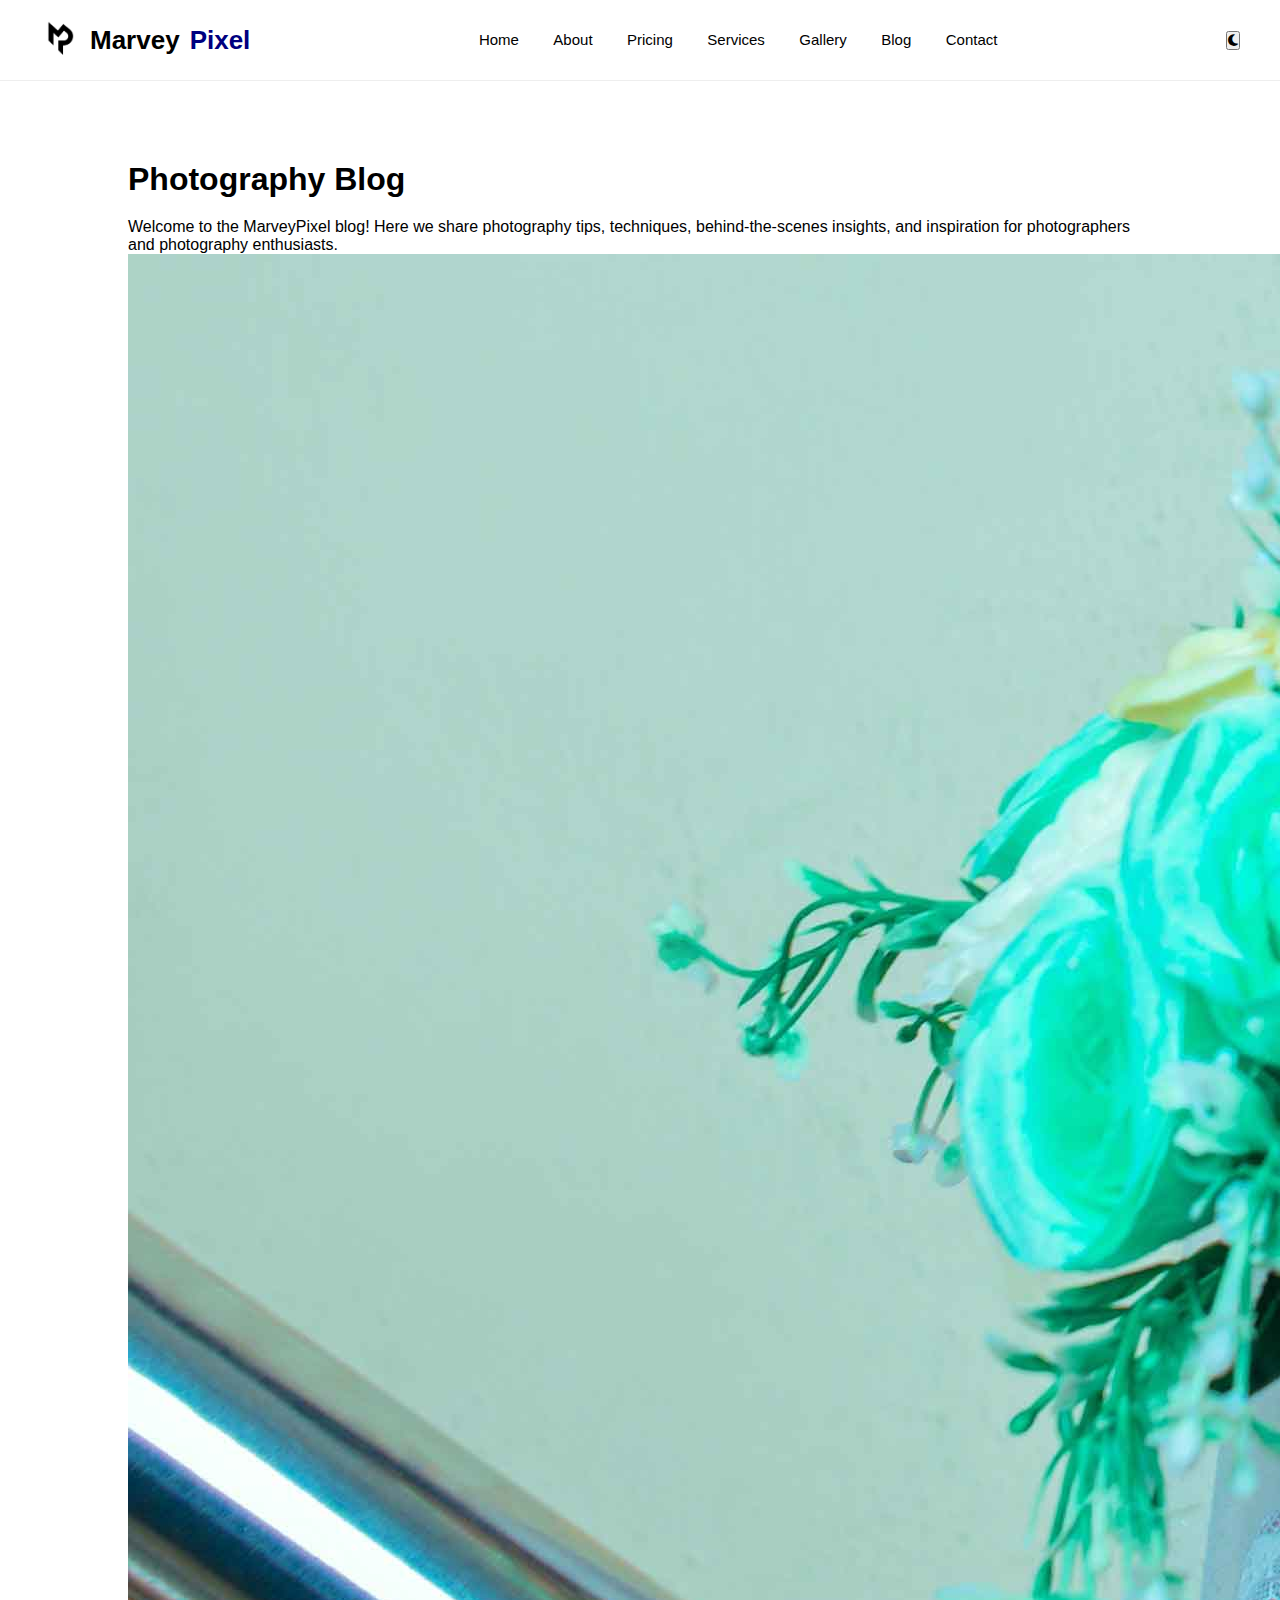
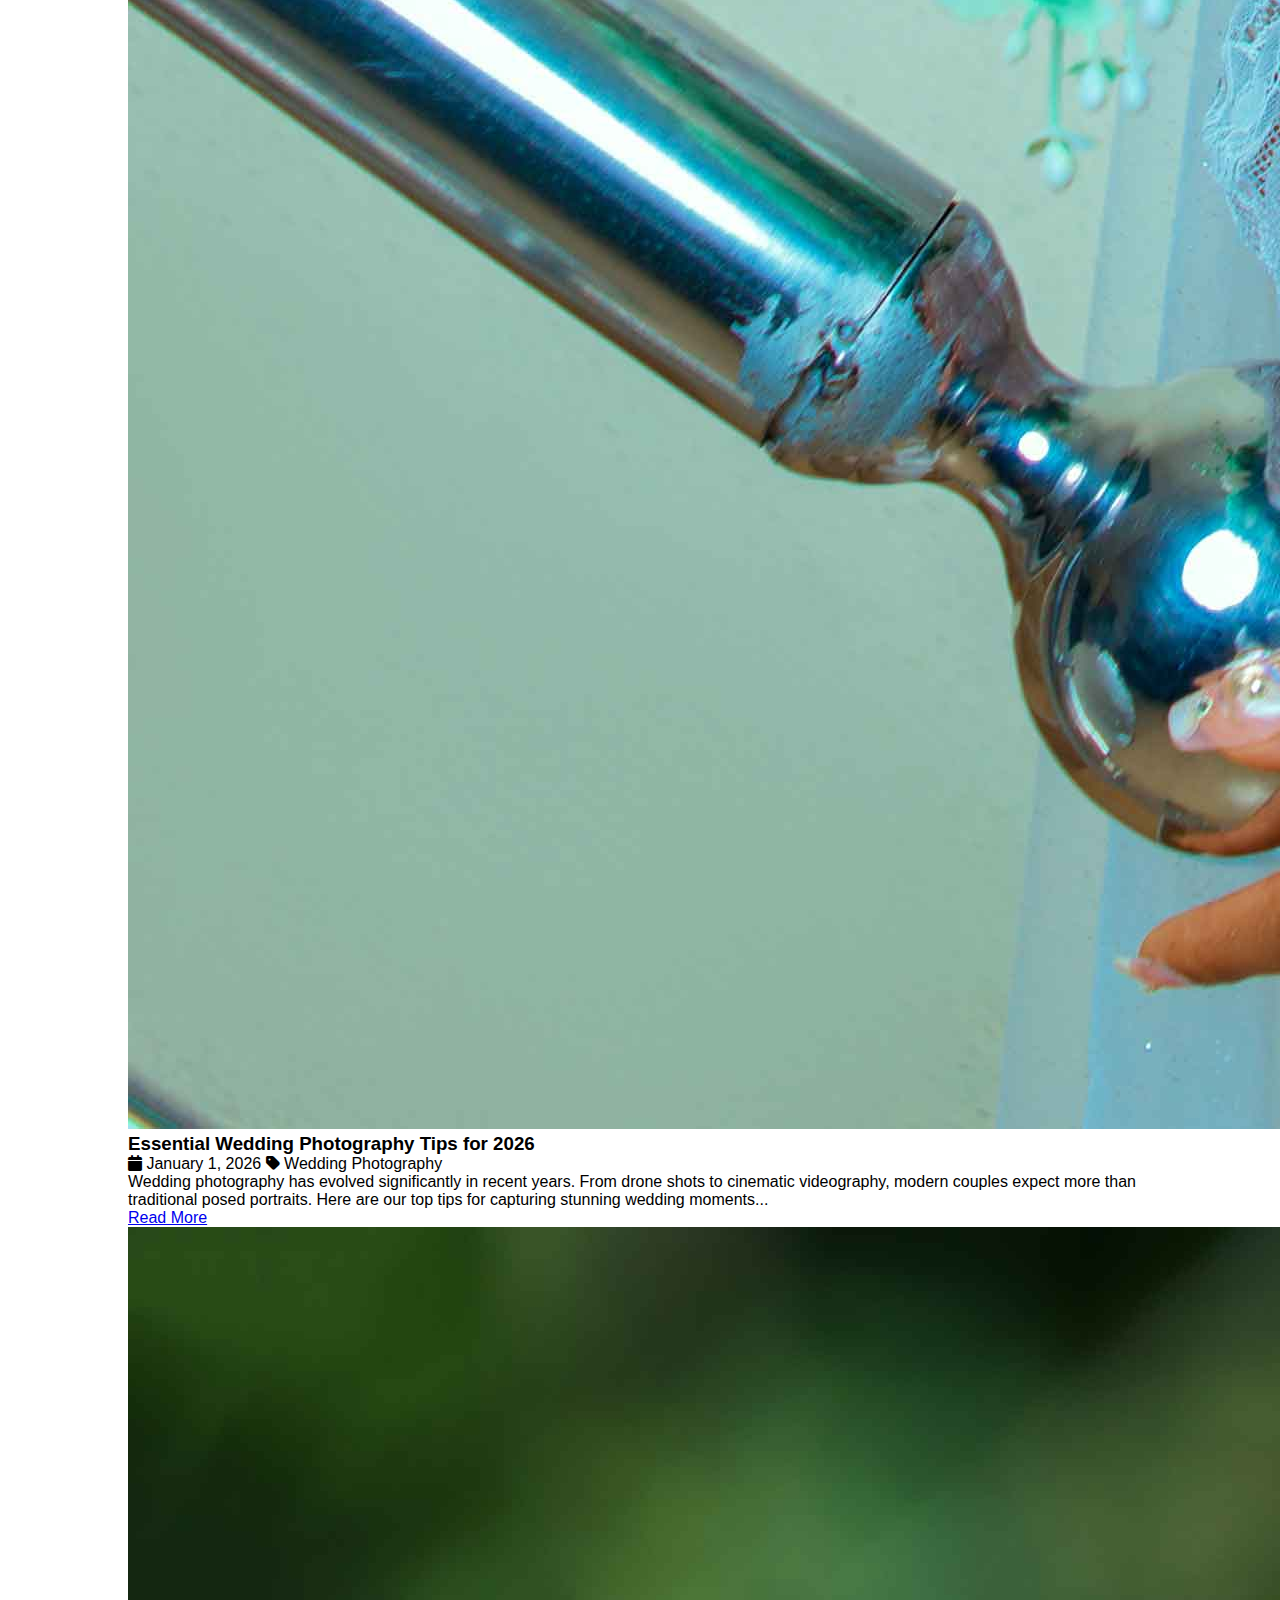
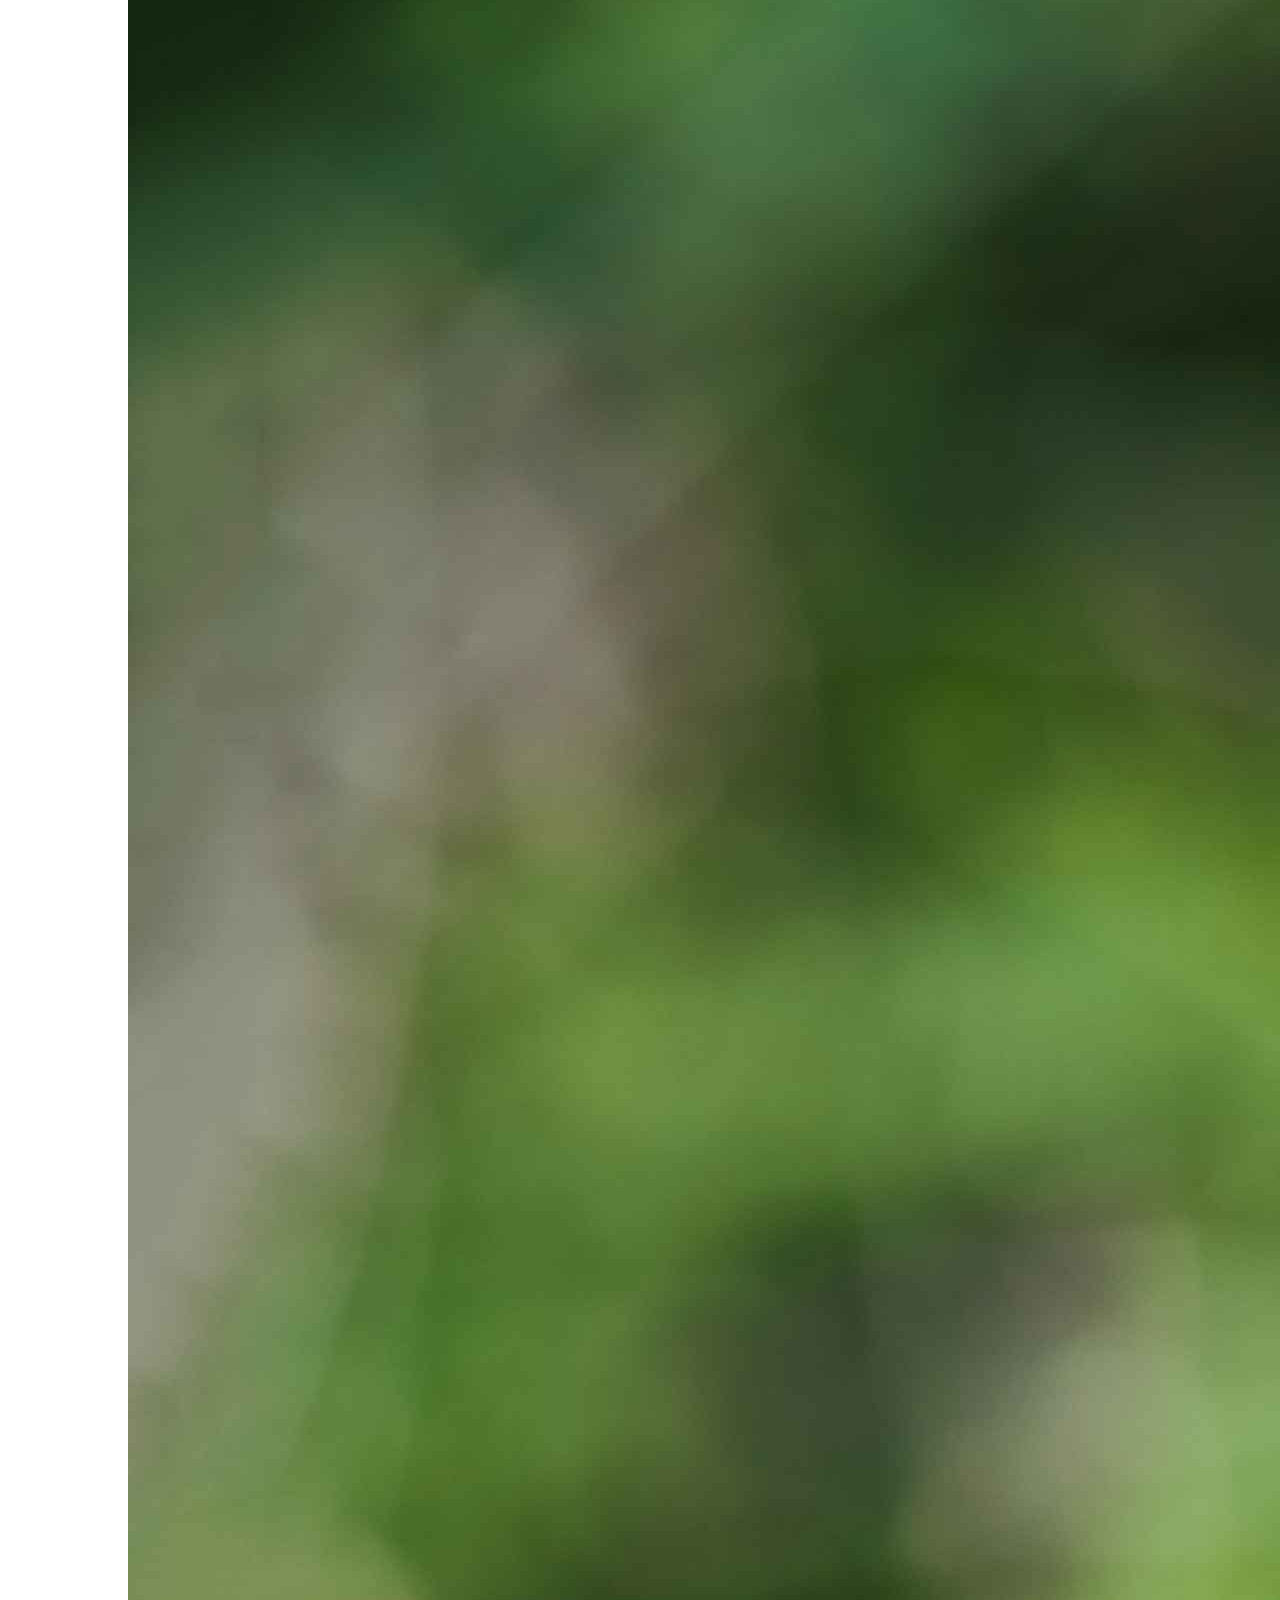
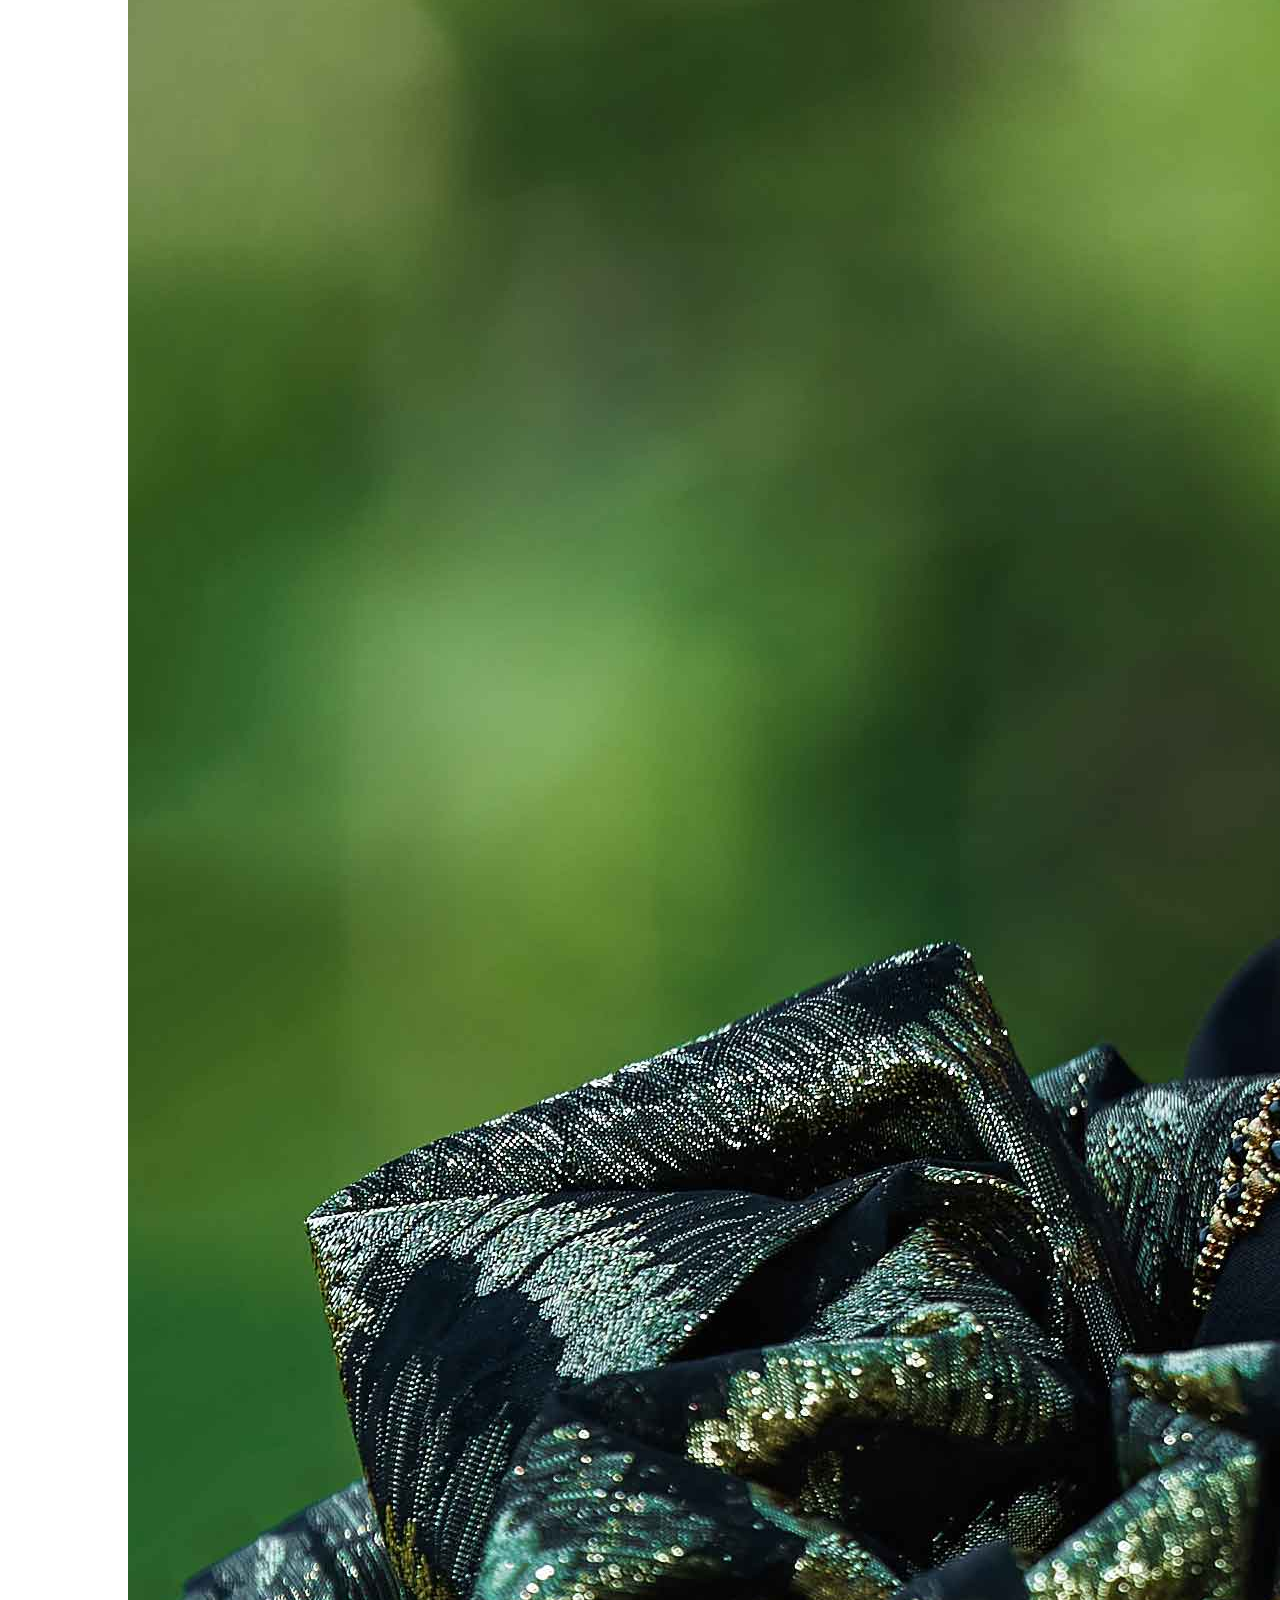
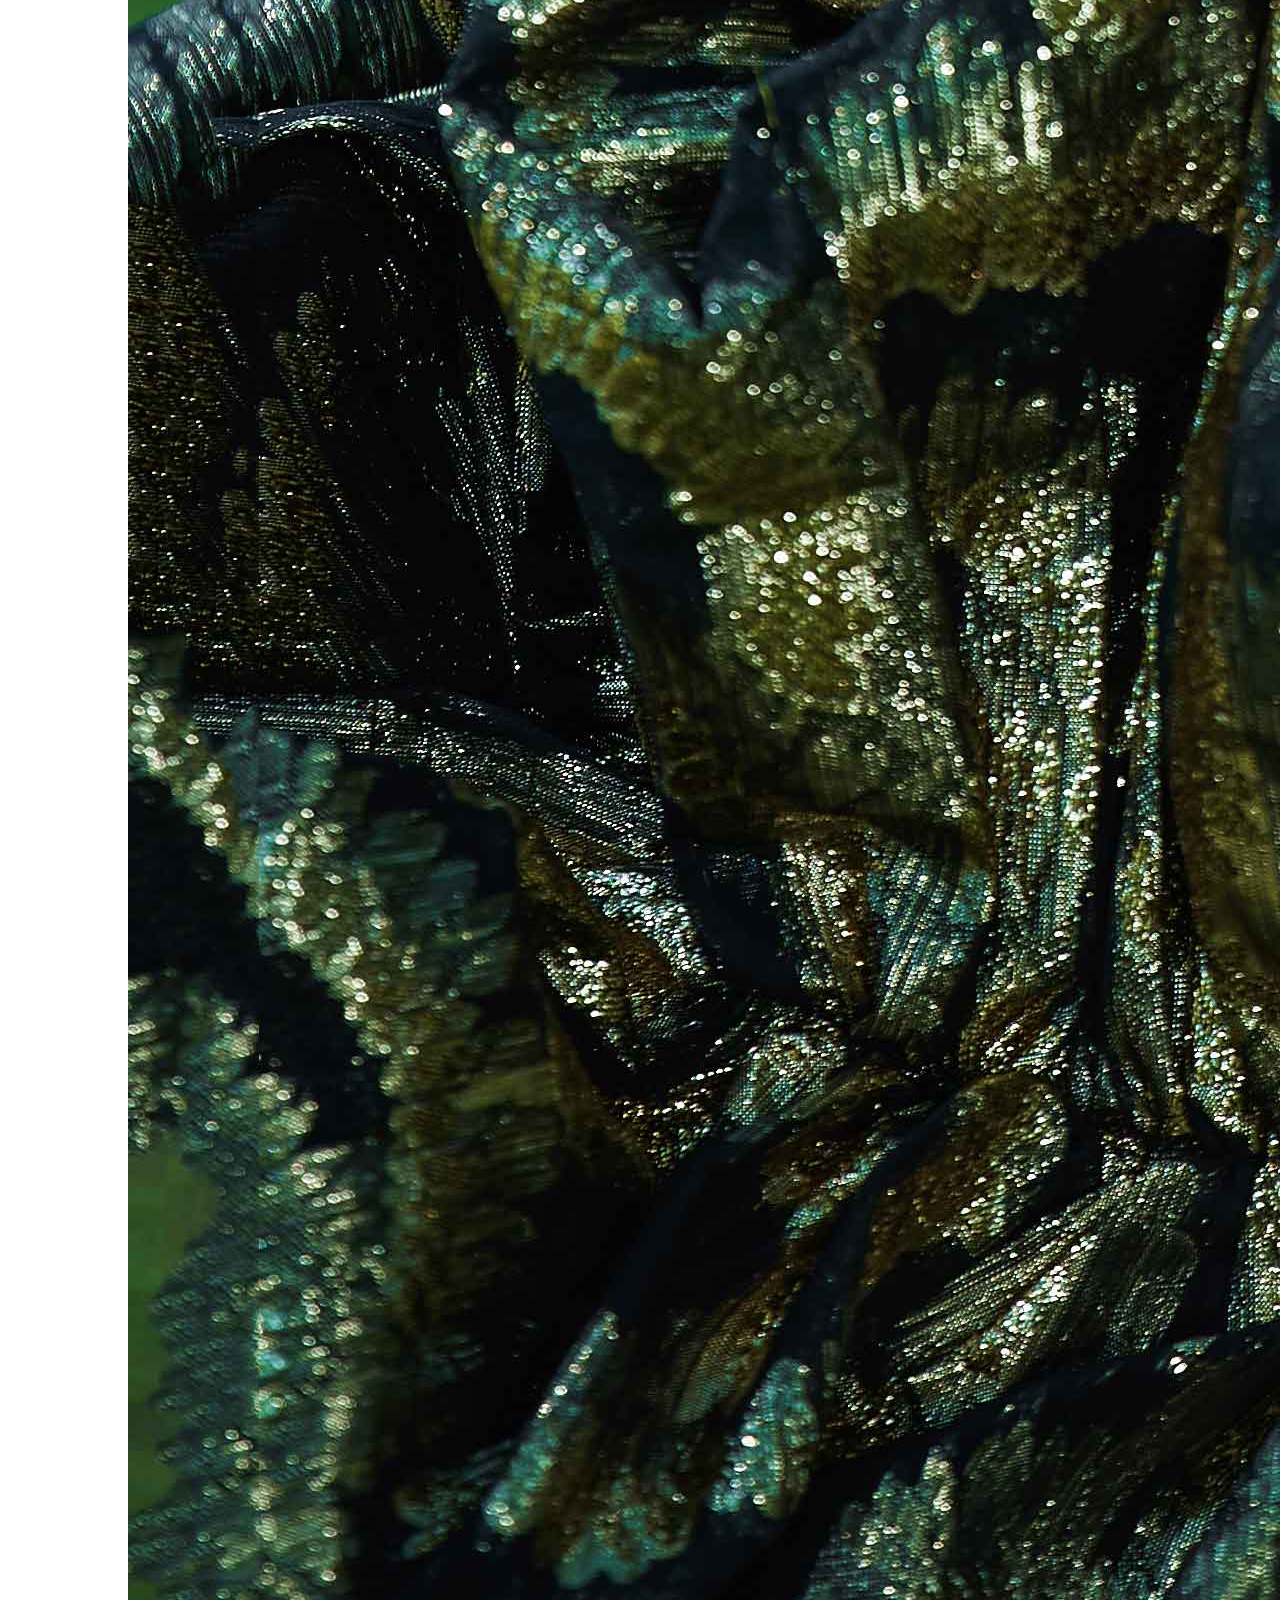
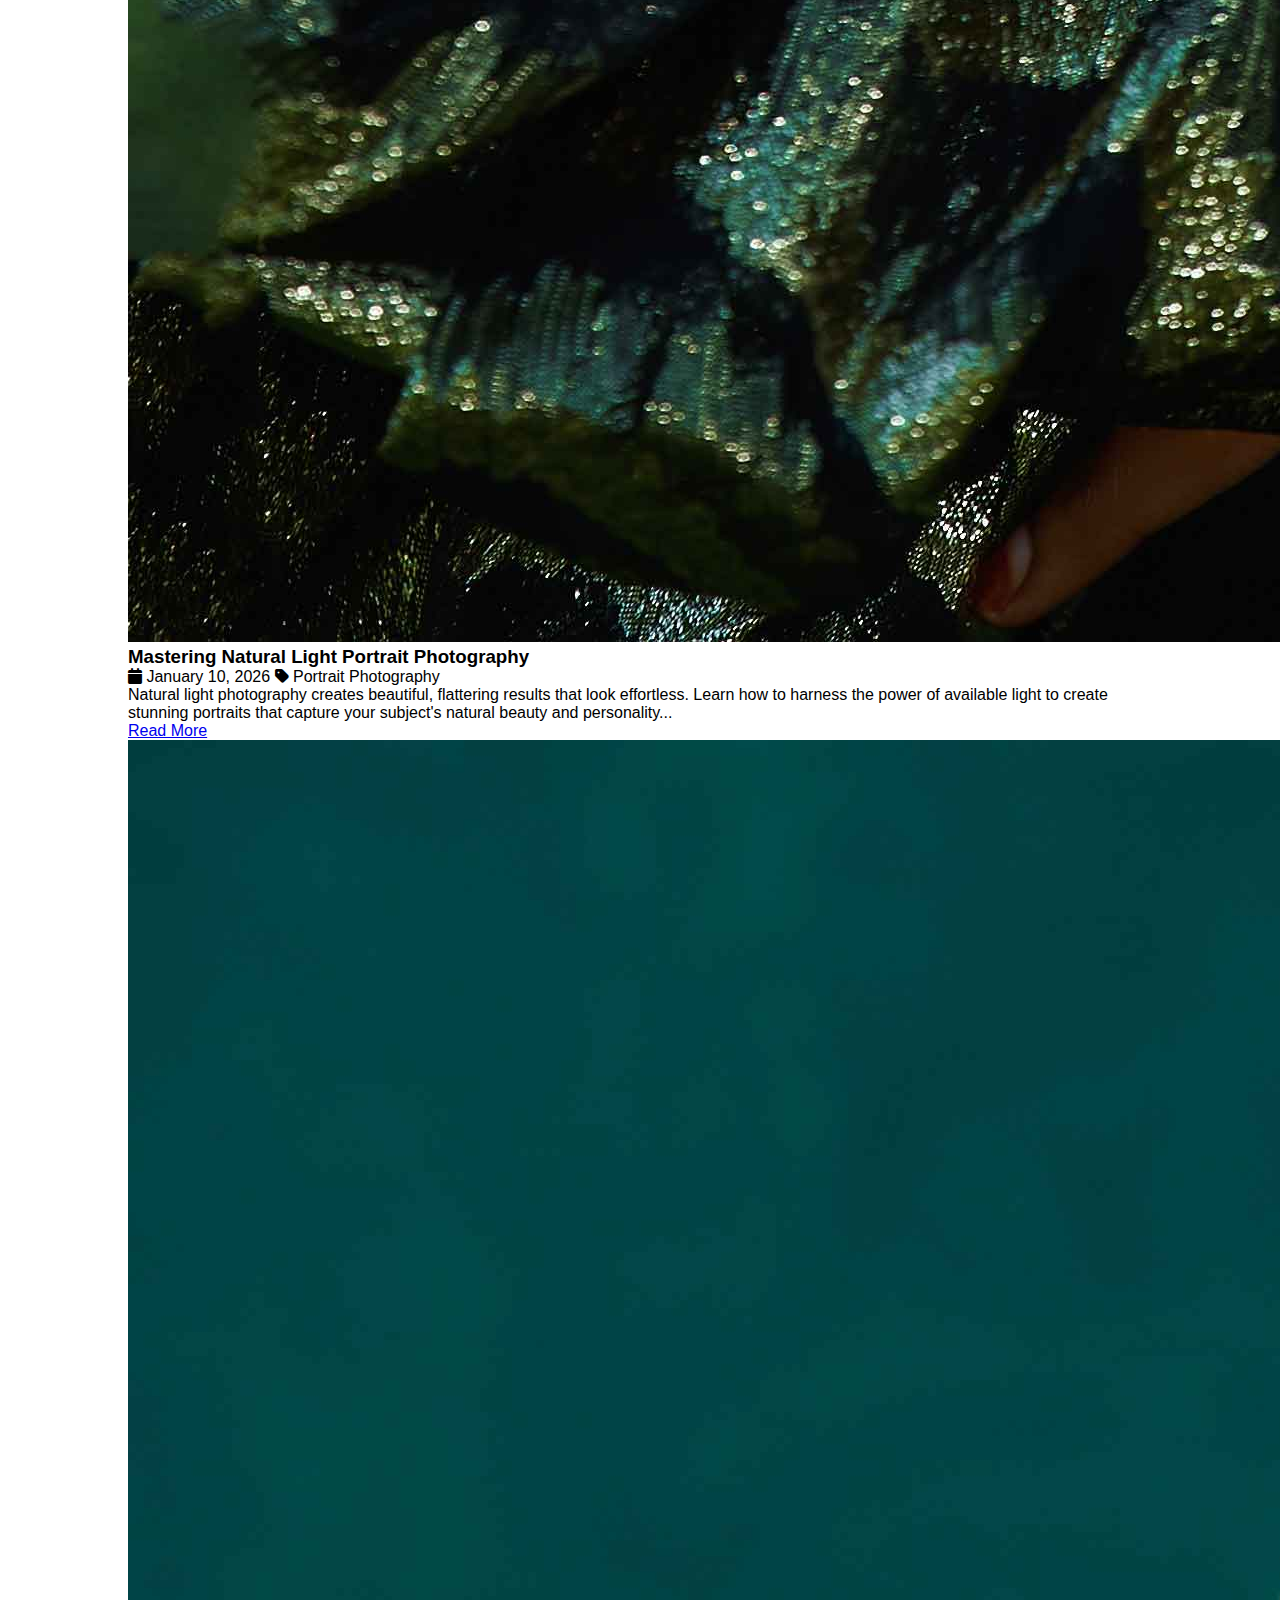
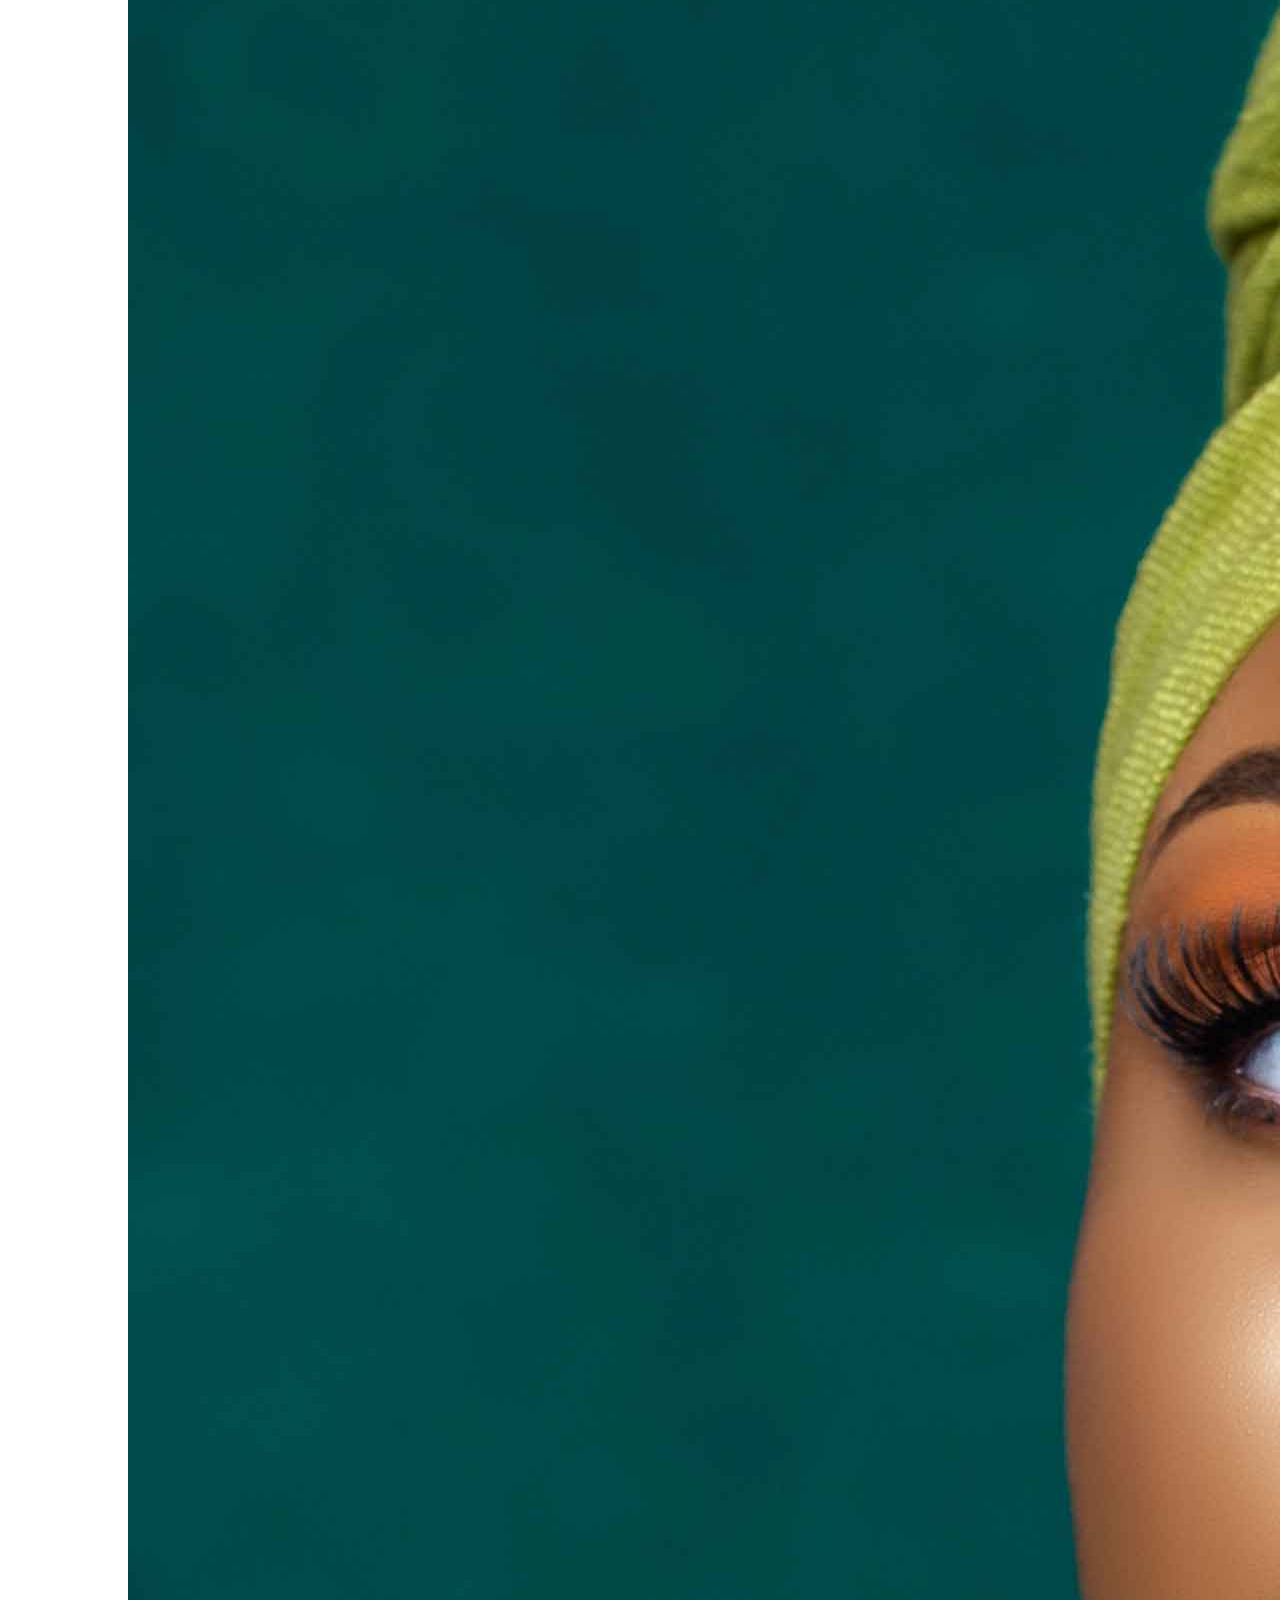
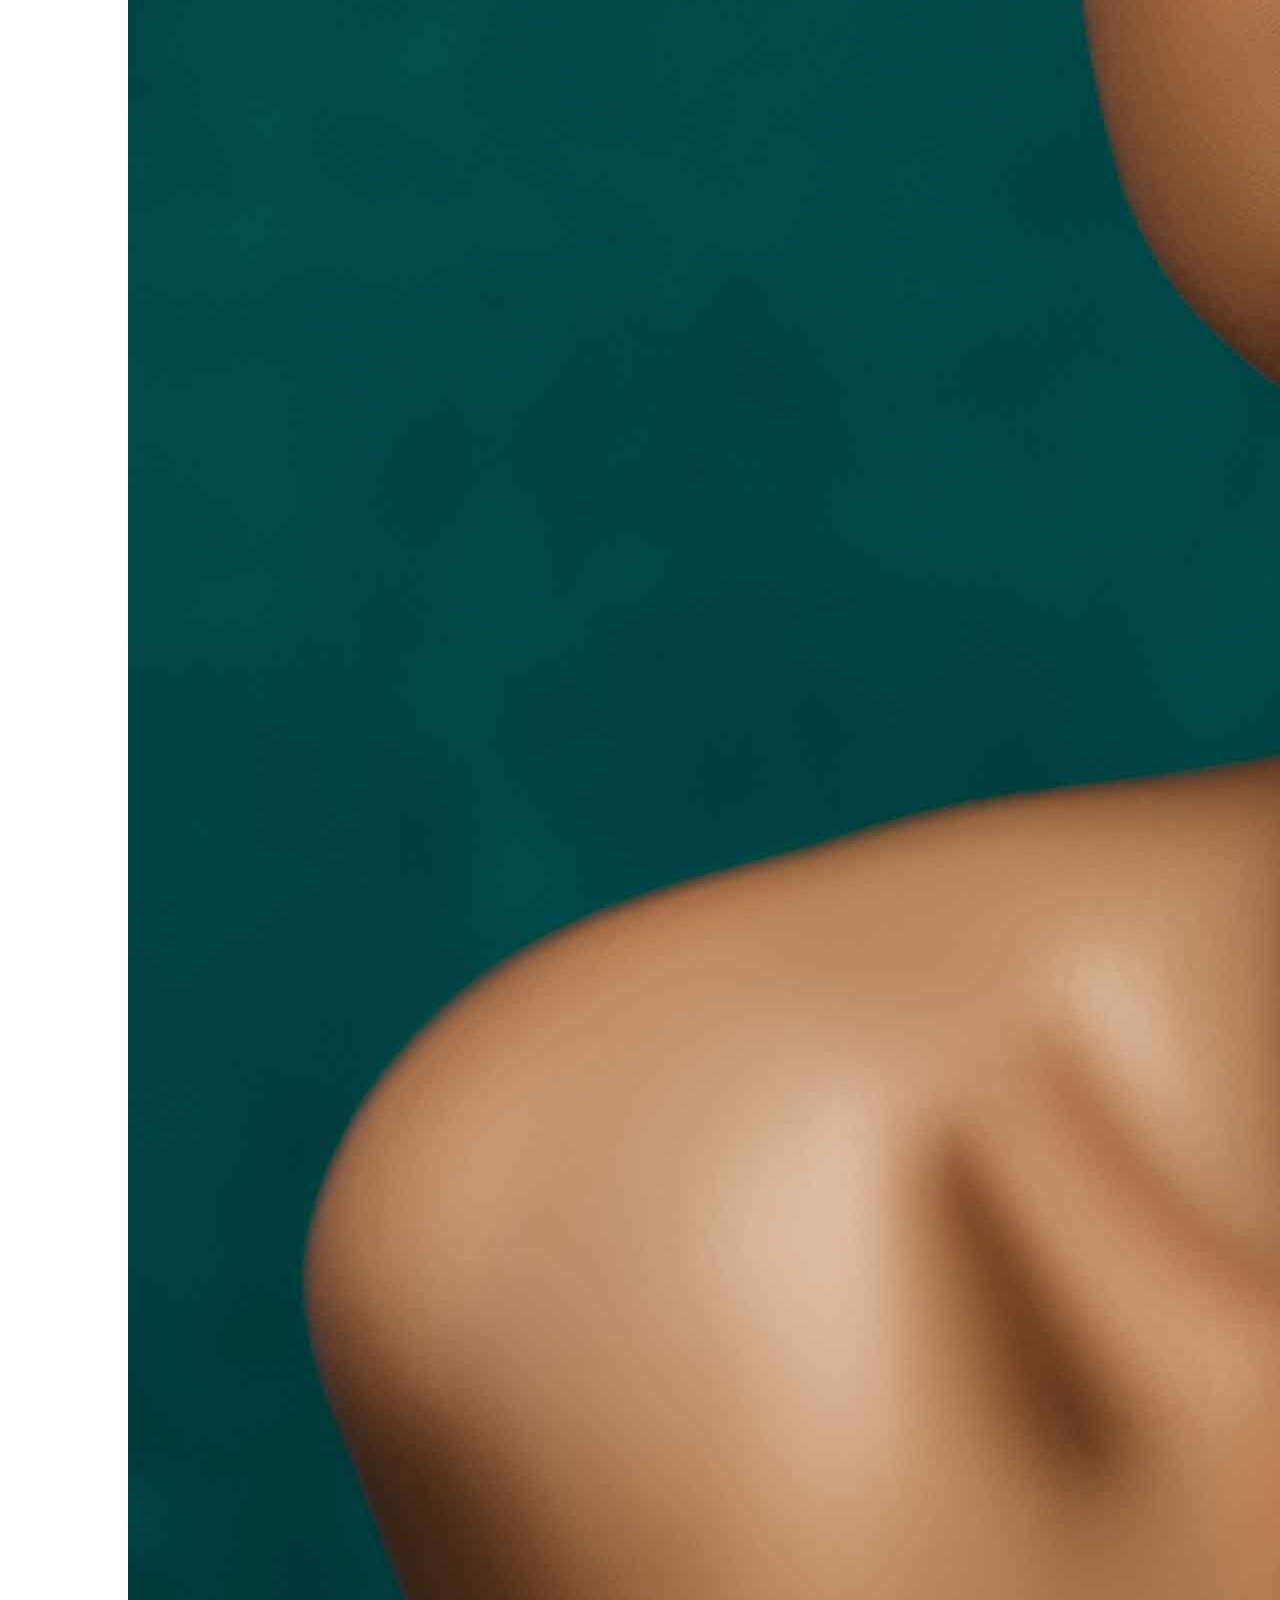
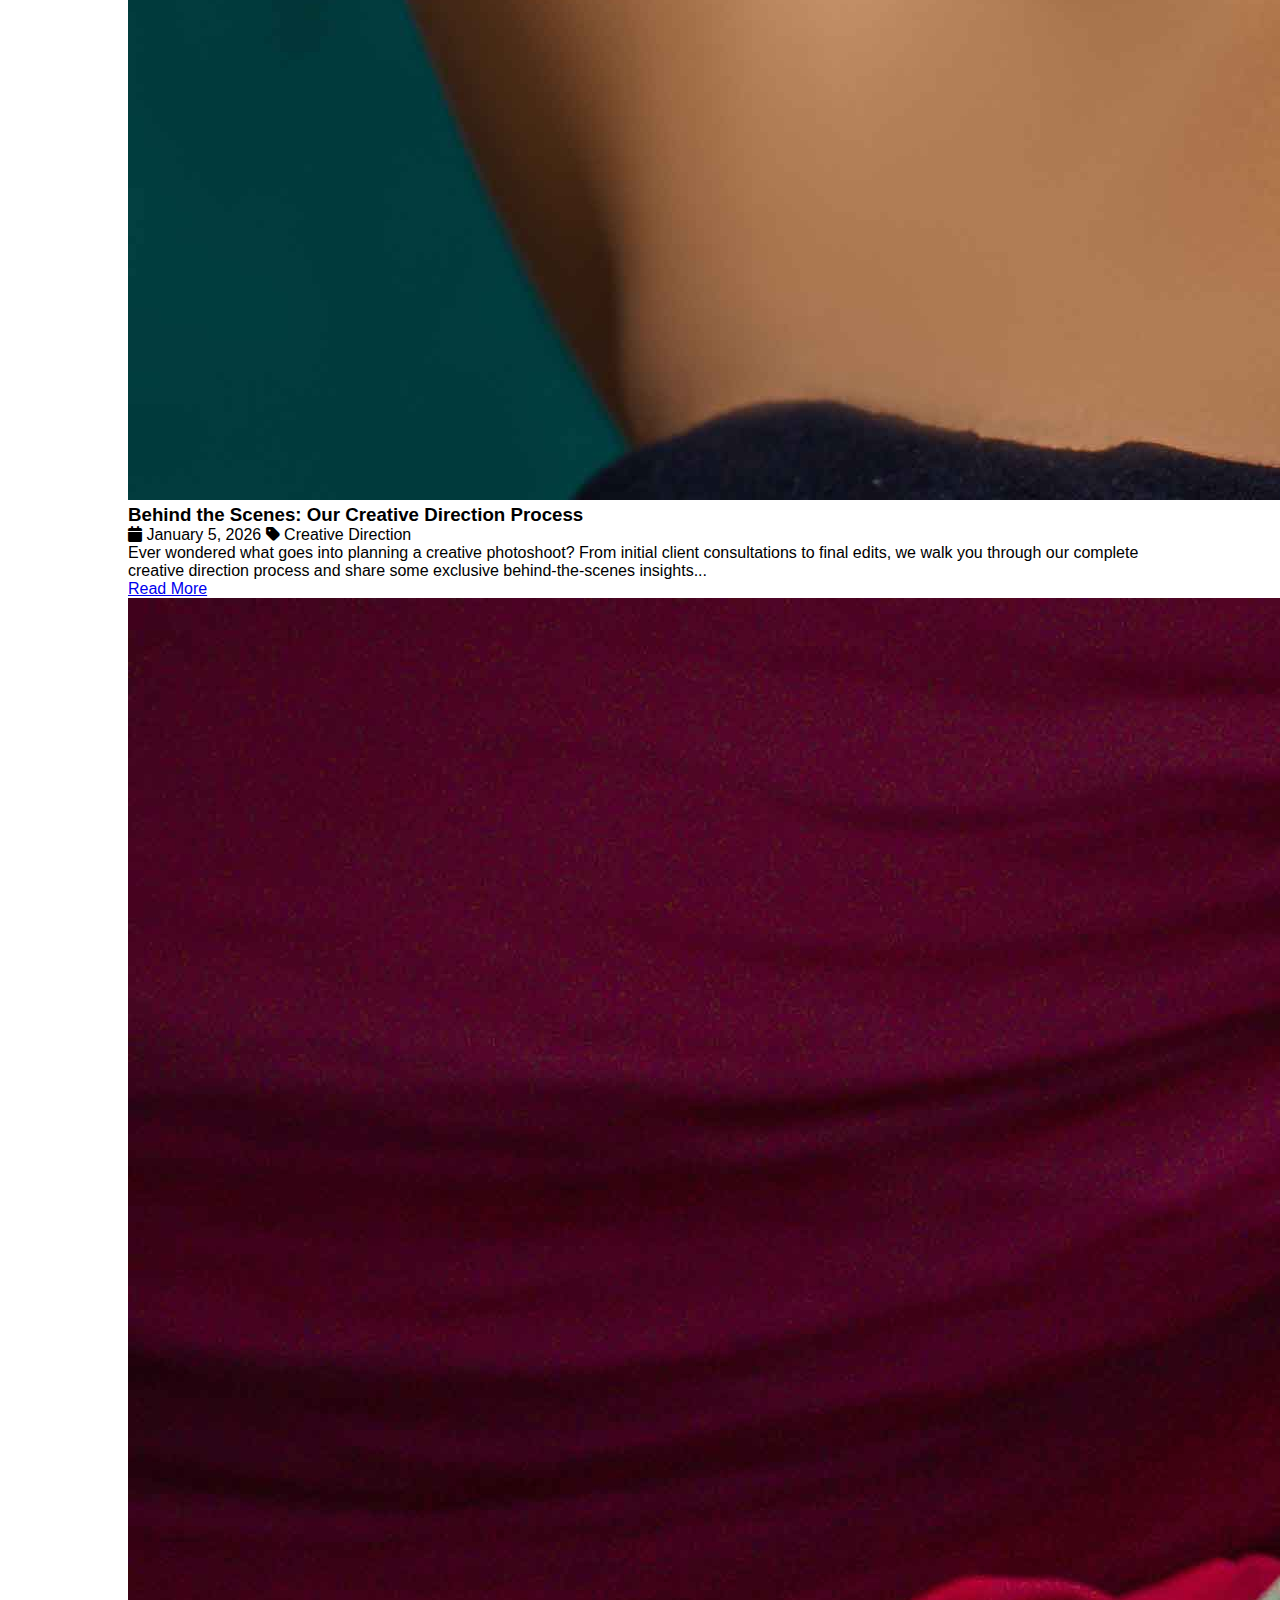
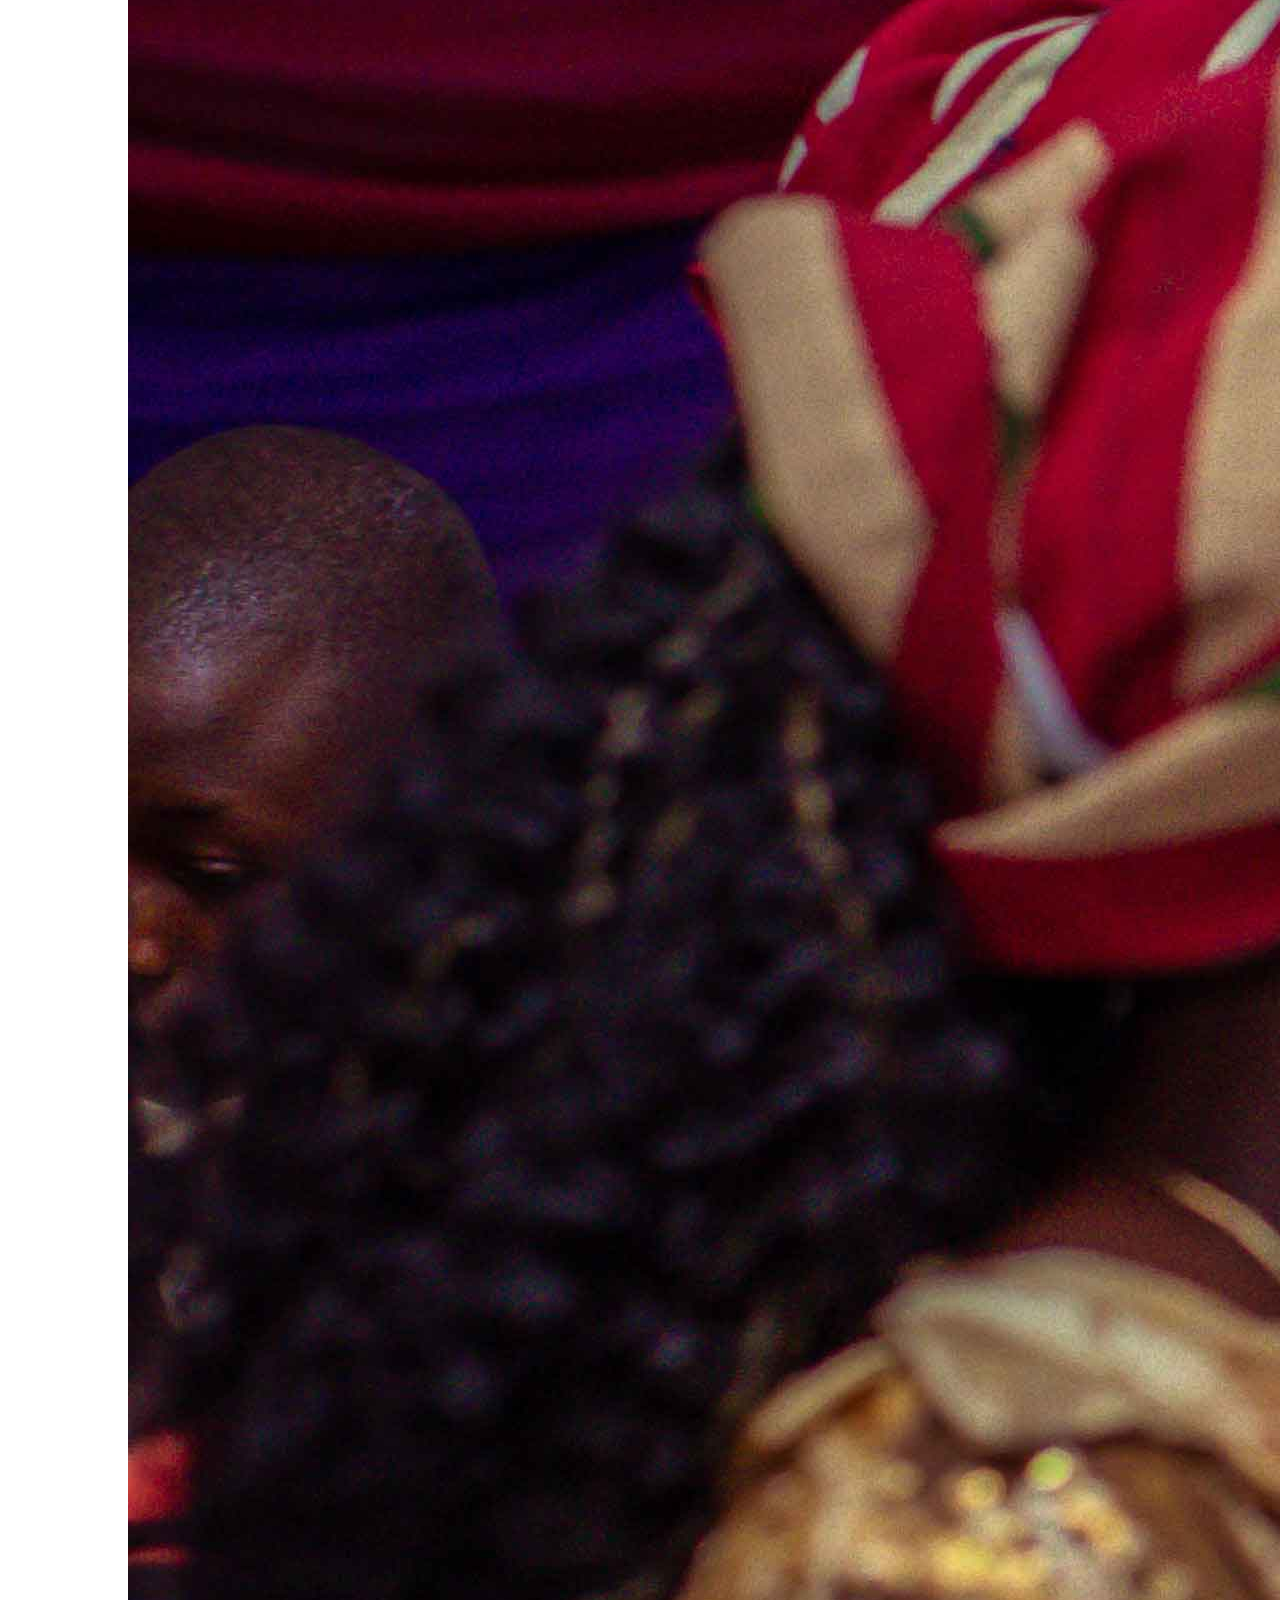
<file: blog.html>
<!DOCTYPE html>
<html lang="en">
  <head>
    <meta charset="UTF-8" />
    <meta name="viewport" content="width=device-width, initial-scale=1.0" />
    <meta
      name="description"
      content="Photography blog by MarveyPixel. Tips, techniques, behind-the-scenes insights, and photography inspiration for professionals and enthusiasts."
    />
    <meta
      name="keywords"
      content="photography blog, photography tips, wedding photography tips, portrait photography, photography techniques, MarveyPixel blog"
    />
    <meta name="author" content="MarveyPixel" />
    <title>Blog | MarveyPixel</title>

    <!-- Favicon -->
    <link
      rel="icon"
      type="image/png"
      sizes="32x32"
      href="images/favicon-32x32.png"
    />
    <link
      rel="icon"
      type="image/png"
      sizes="16x16"
      href="images/favicon-16x16.png"
    />
    <link rel="shortcut icon" href="images/favicon.ico" />

    <link rel="stylesheet" href="style.css" />
    <script src="script.js" defer></script>
    <link
      href="https://cdnjs.cloudflare.com/ajax/libs/font-awesome/6.5.0/css/all.min.css"
      rel="stylesheet"
    />

    <!-- Structured Data for SEO -->
    <script type="application/ld+json">
      {
        "@context": "https://schema.org",
        "@type": "Blog",
        "name": "MarveyPixel Photography Blog",
        "description": "Photography tips, techniques, and behind-the-scenes insights",
        "url": "https://marveypixel.com/blog.html",
        "publisher": {
          "@type": "Organization",
          "name": "MarveyPixel"
        }
      }
    </script>
  </head>

  <body>
    <header>
      <div class="logo">
        <img src="images/Logo.png" alt="MarveyPixel Logo" />
        Marvey<span>Pixel</span>
      </div>

      <div class="hamburger">
        <span></span>
        <span></span>
        <span></span>
      </div>
      <nav id="nav">
        <a href="index.html">Home</a>
        <a href="about.html">About</a>
        <a href="pricing.html">Pricing</a>
        <a href="index.html#services">Services</a>
        <a href="gallery.html">Gallery</a>
        <a href="blog.html">Blog</a>
        <a href="index.html#contact">Contact</a>
      </nav>
      <button id="theme-toggle" class="theme-toggle">
        <i class="fas fa-moon"></i>
      </button>
    </header>

    <section class="section">
      <h2>Photography Blog</h2>
      <p>
        Welcome to the MarveyPixel blog! Here we share photography tips,
        techniques, behind-the-scenes insights, and inspiration for
        photographers and photography enthusiasts.
      </p>

      <div class="blog-grid">
        <article class="blog-post">
          <div class="blog-image">
            <img src="images/wedding 8.jpg" alt="Wedding Photography Tips" />
          </div>
          <div class="blog-content">
            <h3>Essential Wedding Photography Tips for 2026</h3>
            <div class="blog-meta">
              <span><i class="fas fa-calendar"></i> January 1, 2026</span>
              <span><i class="fas fa-tag"></i> Wedding Photography</span>
            </div>
            <div class="preview-text">
              <p>
                Wedding photography has evolved significantly in recent years.
                From drone shots to cinematic videography, modern couples expect
                more than traditional posed portraits. Here are our top tips for
                capturing stunning wedding moments...
              </p>
            </div>
            <div class="full-content" style="display: none">
              <p>
                Modern wedding photography is about more than poses,it’s about
                storytelling. Focus on capturing genuine emotions, meaningful
                moments, and key details that reflect the couple’s love story.
                Master natural and low-light conditions, stay flexible
                throughout the day, and maintain a consistent editing style for
                a polished final gallery.
              </p>
            </div>
            <a href="#" class="read-more" data-post="post1">Read More</a>
          </div>
        </article>

        <article class="blog-post">
          <div class="blog-image">
            <img
              src="images/portrait 1.jpg"
              alt="Natural Light Portrait Photography"
            />
          </div>
          <div class="blog-content">
            <h3>Mastering Natural Light Portrait Photography</h3>
            <div class="blog-meta">
              <span><i class="fas fa-calendar"></i> January 10, 2026</span>
              <span><i class="fas fa-tag"></i> Portrait Photography</span>
            </div>
            <div class="preview-text">
              <p>
                Natural light photography creates beautiful, flattering results
                that look effortless. Learn how to harness the power of
                available light to create stunning portraits that capture your
                subject's natural beauty and personality...
              </p>
            </div>
            <div class="full-content" style="display: none">
              <p>
                Learn how to harness the power of available light by positioning
                your subject near windows, shooting during golden hour, and
                observing how light shapes the face. By working with light
                direction, shadows, and simple backgrounds, you can create
                stunning portraits that highlight your subject’s natural beauty,
                emotion, and personality.
              </p>
            </div>
            <a href="#" class="read-more" data-post="post2">Read More</a>
          </div>
        </article>

        <article class="blog-post">
          <div class="blog-image">
            <img
              src="images/creative 1.jpg"
              alt="Behind the Scenes: Creative Direction Process"
            />
          </div>
          <div class="blog-content">
            <h3>Behind the Scenes: Our Creative Direction Process</h3>
            <div class="blog-meta">
              <span><i class="fas fa-calendar"></i> January 5, 2026</span>
              <span><i class="fas fa-tag"></i> Creative Direction</span>
            </div>
            <div class="preview-text">
              <p>
                Ever wondered what goes into planning a creative photoshoot?
                From initial client consultations to final edits, we walk you
                through our complete creative direction process and share some
                exclusive behind-the-scenes insights...
              </p>
            </div>
            <div class="full-content" style="display: none">
              <p>
                The process begins with understanding the client’s vision,
                personality, and purpose, allowing us to translate ideas into a
                clear creative direction. Concept development follows, where
                mood boards, color palettes, locations, and styling choices are
                thoughtfully selected to ensure visual consistency. On shoot
                day, attention is paid to lighting, composition, and subtle
                details that elevate each frame while creating a relaxed
                environment where clients can express themselves naturally.
                Post-production is where the story is refined. Through careful
                color grading, retouching, and consistency checks, each image is
                enhanced while preserving authenticity. This end-to-end creative
                approach ensures every photoshoot delivers not just images, but
                a refined visual experience that aligns with our premium
                standards and leaves a lasting impression.
              </p>
            </div>
            <a href="#" class="read-more" data-post="post3">Read More</a>
          </div>
        </article>

        <article class="blog-post">
          <div class="blog-image">
            <img
              src="images/event 1.jpg"
              alt="Event Photography Best Practices"
            />
          </div>
          <div class="blog-content">
            <h3>Event Photography: Best Practices for Success</h3>
            <div class="blog-meta">
              <span><i class="fas fa-calendar"></i> December 28, 2025</span>
              <span><i class="fas fa-tag"></i> Event Photography</span>
            </div>
            <div class="preview-text">
              <p>
                Event photography requires quick thinking, technical skills, and
                the ability to anticipate key moments. Whether it's a corporate
                conference or a birthday party, these best practices will help
                you capture the essence of any event...
              </p>
            </div>
            <div class="full-content" style="display: none">
              <p>
                Understand the event schedule, venue layout, and lighting
                conditions ahead of time so you’re always one step ahead. Focus
                on capturing a mix of wide shots that show the atmosphere,
                medium shots that tell the story, and close-up details that
                highlight emotions and interactions. Be observant and ready the
                most powerful images often happen between planned moments.
                Finally, maintain consistent composition and editing to deliver
                a cohesive gallery that truly reflects the energy, purpose, and
                personality of the event.
              </p>
            </div>
            <a href="#" class="read-more" data-post="post4">Read More</a>
          </div>
        </article>

        <article class="blog-post">
          <div class="blog-image">
            <img src="images/portrait 2.jpg" alt="Composition Techniques" />
          </div>
          <div class="blog-content">
            <h3>Advanced Composition Techniques for Better Photos</h3>
            <div class="blog-meta">
              <span><i class="fas fa-calendar"></i> December 20, 2025</span>
              <span><i class="fas fa-tag"></i> Photography Tips</span>
            </div>
            <div class="preview-text">
              <p>
                Great composition can transform a good photo into an exceptional
                one. Learn advanced techniques like the rule of thirds, leading
                lines, and framing to create more visually compelling images
                that draw the viewer's eye...
              </p>
            </div>
            <div class="full-content" style="display: none">
              <p>
                Great composition can transform a good photo into an exceptional
                one. Techniques like the rule of thirds, leading lines, and
                natural framing help guide the viewer’s eye and create a sense
                of balance within the image. Paying attention to perspective,
                background elements, and negative space allows your subject to
                stand out more clearly. When composition is intentional, every
                photograph feels more engaging, visually pleasing, and capable
                of telling a stronger, more memorable story.
              </p>
            </div>
            <a href="#" class="read-more" data-post="post5">Read More</a>
          </div>
        </article>

        <article class="blog-post">
          <div class="blog-image">
            <img src="images/wedding 2.jpg" alt="Post-Processing Workflow" />
          </div>
          <div class="blog-content">
            <h3>Streamlining Your Post-Processing Workflow</h3>
            <div class="blog-meta">
              <span><i class="fas fa-calendar"></i> December 15, 2025</span>
              <span><i class="fas fa-tag"></i> Photo Editing</span>
            </div>
            <div class="preview-text">
              <p>
                Efficient post-processing is crucial for professional
                photographers. Discover tools and techniques to speed up your
                editing workflow while maintaining the highest quality standards
                for your clients...
              </p>
            </div>
            <div class="full-content" style="display: none">
              <p>
                Discover tools and techniques that help streamline your editing
                workflow while maintaining the highest quality standards for
                your clients. Using presets, batch editing, and proper file
                organization can significantly reduce editing time without
                sacrificing consistency. Focus on color correction, exposure
                balance, and subtle retouching to enhance images naturally. A
                refined and efficient editing process not only improves
                productivity but also ensures timely delivery and a polished
                final gallery that reflects your professional brand.
              </p>
            </div>
            <a href="#" class="read-more" data-post="post6">Read More</a>
          </div>
        </article>
      </div>
    </section>

    <footer>
      <div class="footer-content">
        <div class="footer-section">
          <h3>MarveyPixel</h3>
          <p>
            Professional photography services specializing in portraits,
            weddings, events, and creative direction.
          </p>
        </div>
        <div class="footer-section">
          <h3>Quick Links</h3>
          <ul>
            <li><a href="index.html">Home</a></li>
            <li><a href="about.html">About</a></li>
            <li><a href="pricing.html">Pricing</a></li>
            <li><a href="index.html#services">Services</a></li>
            <li><a href="gallery.html">Gallery</a></li>
            <li><a href="blog.html">Blog</a></li>
            <li><a href="index.html#contact">Contact</a></li>
          </ul>
        </div>
        <div class="footer-section">
          <h3>Services</h3>
          <ul>
            <li><a href="portrait.html">Portrait Photography</a></li>
            <li><a href="wedding.html">Wedding Photography</a></li>
            <li><a href="events.html">Event Coverage</a></li>
            <li><a href="creative.html">Creative Direction</a></li>
          </ul>
        </div>
        <div class="footer-section">
          <h3>Stay Updated</h3>
          <p>
            Subscribe to our newsletter for photography tips and exclusive
            offers.
          </p>
          <form class="newsletter-form">
            <input type="email" placeholder="Your email address" required />
            <button type="submit">Subscribe</button>
          </form>
          <div class="footer-icons">
            <a
              href="https://www.instagram.com/marveypixel_/"
              aria-label="Instagram"
              ><i class="fab fa-instagram"></i
            ></a>
            <a href="https://facebook.com/marveypixel" aria-label="Facebook"
              ><i class="fab fa-facebook"></i
            ></a>
            <a href="https://twitter.com/marveyboy01" aria-label="Twitter"
              ><i class="fab fa-twitter"></i
            ></a>
            <a href="mailto:marveypixel@gmail.com"
              ><i class="fas fa-envelope"></i
            ></a>
            <a href="tel:+2348143212398"><i class="fas fa-phone"></i></a>
          </div>
        </div>
      </div>
      <div class="footer-bottom">
        <p>© 2026 MarveyPixel. All Rights Reserved.</p>
      </div>
    </footer>
    <!-- Floating contact buttons: WhatsApp & Telegram -->
    <div class="floating-contact" aria-hidden="false">
      <a
        class="floating-btn whatsapp"
        href="https://wa.me/2348143212398?text=Hi%20Marvey%2C%20I'm%20interested%20in%20your%20photography%20services"
        target="_blank"
        rel="noopener noreferrer"
        aria-label="Chat on WhatsApp"
        title="WhatsApp"
      >
        <i class="fab fa-whatsapp fa-lg"></i>
      </a>

      <a
        class="floating-btn telegram"
        href="https://t.me/marveypixel"
        target="_blank"
        rel="noopener noreferrer"
        aria-label="Chat on Telegram"
        title="Telegram"
      >
        <i class="fab fa-telegram-plane fa-lg"></i>
      </a>
    </div>
  </body>
</html>
</file>
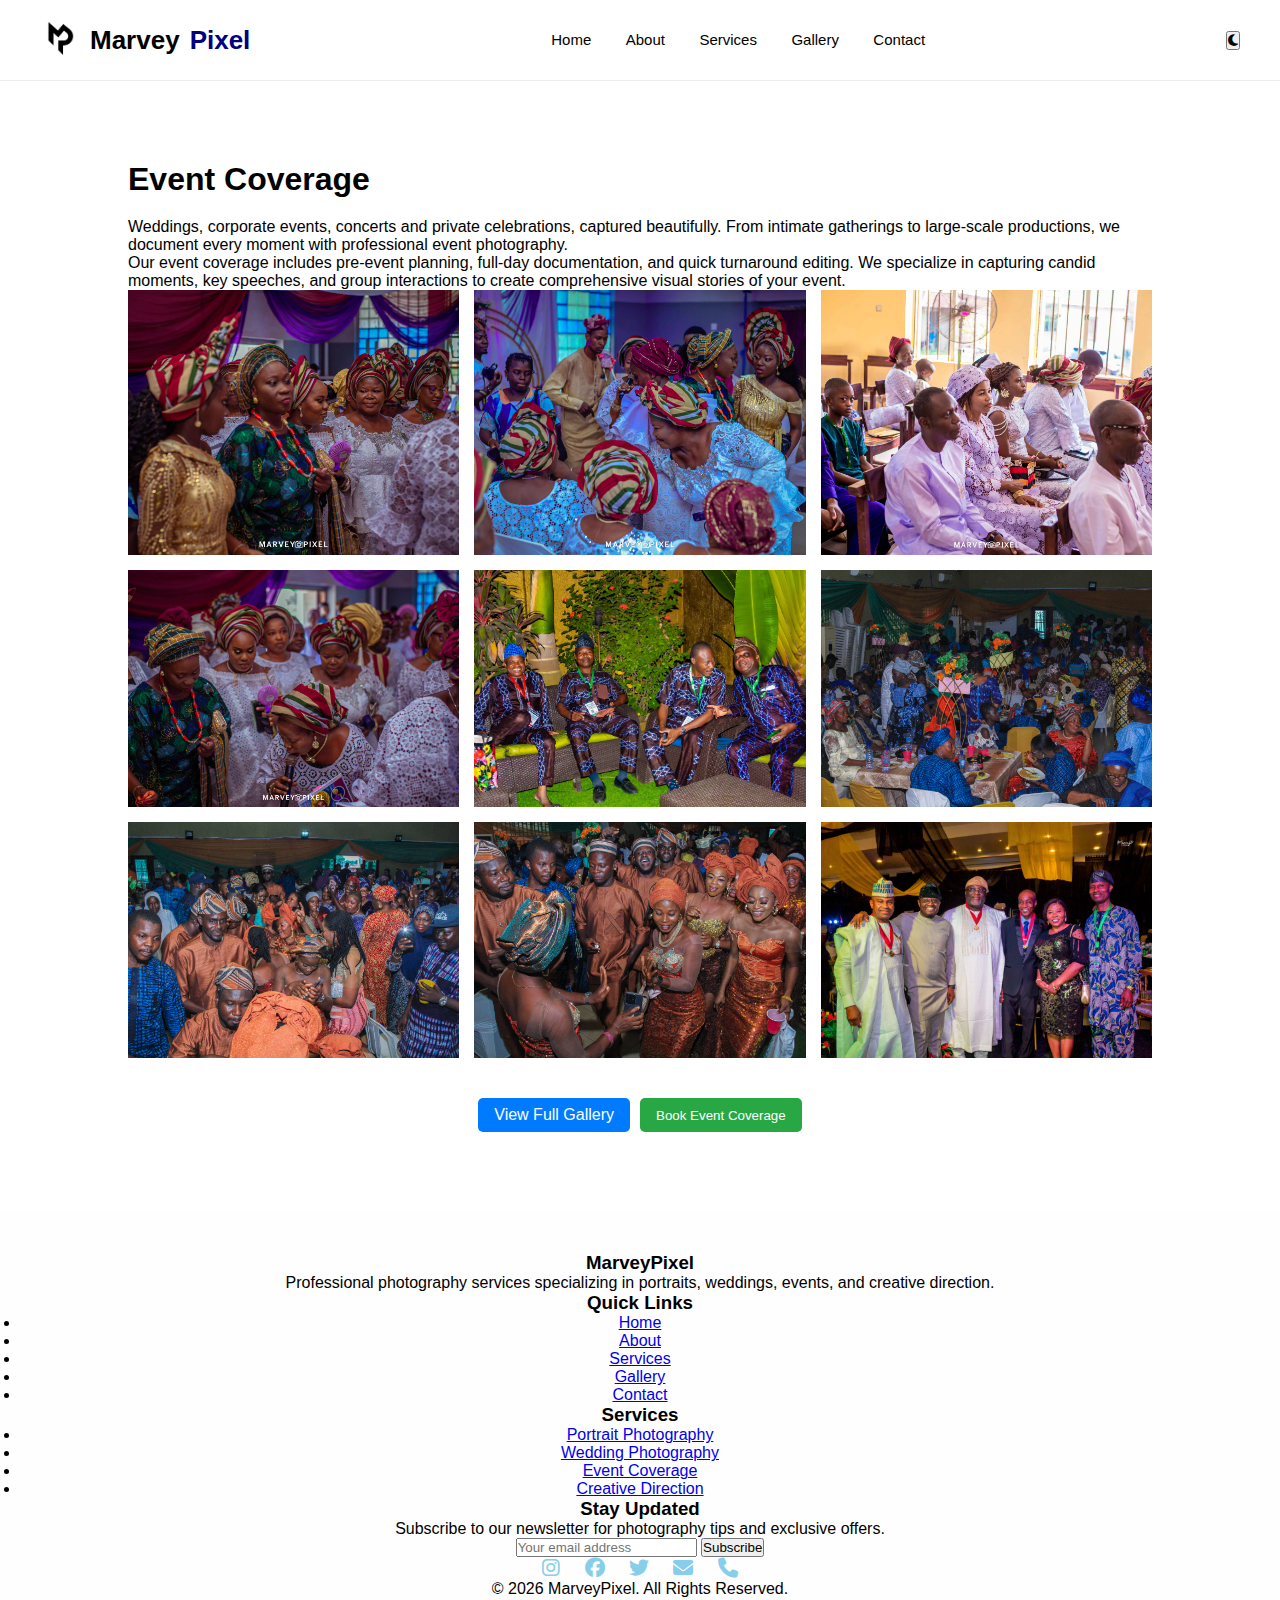
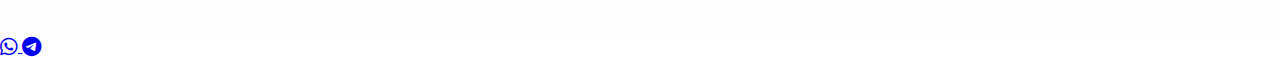
<file: events.html>
<!DOCTYPE html>
<html lang="en">
  <head>
    <meta charset="UTF-8" />
    <meta name="viewport" content="width=device-width, initial-scale=1.0" />
    <meta
      name="description"
      content="Professional event photography by MarveyPixel. Corporate events, concerts, parties, and celebrations captured beautifully in Nigeria."
    />
    <meta
      name="keywords"
      content="event photography, corporate photography, party photos, concert photography, event photographer Nigeria, MarveyPixel events"
    />
    <meta name="author" content="MarveyPixel" />
    <title>Event Photography | MarveyPixel</title>

    <!-- Favicon -->
    <link
      rel="icon"
      type="image/png"
      sizes="32x32"
      href="images/favicon-32x32.png"
    />
    <link
      rel="icon"
      type="image/png"
      sizes="16x16"
      href="images/favicon-16x16.png"
    />
    <link rel="shortcut icon" href="images/favicon.ico" />

    <link rel="stylesheet" href="style.css" />
    <script src="script.js" defer></script>
    <link
      href="https://cdnjs.cloudflare.com/ajax/libs/font-awesome/6.5.0/css/all.min.css"
      rel="stylesheet"
    />
  </head>

  <body>
    <header>
      <div class="logo">
        <img src="images/Logo.png" alt="MarveyPixel Logo" />
        Marvey<span>Pixel</span>
      </div>

      <div class="hamburger">
        <span></span>
        <span></span>
        <span></span>
      </div>
      <nav id="nav">
        <a href="index.html">Home</a>
        <a href="index.html#about">About</a>
        <a href="index.html#services">Services</a>
        <a href="gallery.html">Gallery</a>
        <a href="index.html#contact">Contact</a>
      </nav>
      <button id="theme-toggle" class="theme-toggle">
        <i class="fas fa-moon"></i>
      </button>
    </header>

    <section class="section">
      <h2>Event Coverage</h2>
      <p>
        Weddings, corporate events, concerts and private celebrations, captured
        beautifully. From intimate gatherings to large-scale productions, we
        document every moment with professional event photography.
      </p>
      <p>
        Our event coverage includes pre-event planning, full-day documentation,
        and quick turnaround editing. We specialize in capturing candid moments,
        key speeches, and group interactions to create comprehensive visual
        stories of your event.
      </p>

      <div class="gallery">
        <img
          src="images/event 1.jpg"
          loading="lazy"
          onclick="openLightbox(this)"
        />
        <img
          src="images/event 2.jpg"
          loading="lazy"
          onclick="openLightbox(this)"
        />
        <img
          src="images/event 3.jpg"
          loading="lazy"
          onclick="openLightbox(this)"
        />
        <img
          src="images/event 4.jpg"
          loading="lazy"
          onclick="openLightbox(this)"
        />
        <img
          src="images/event 5.jpg"
          loading="lazy"
          onclick="openLightbox(this)"
        />
        <img
          src="images/event 6.jpg"
          loading="lazy"
          onclick="openLightbox(this)"
        />
        <img
          src="images/event 7.jpg"
          loading="lazy"
          onclick="openLightbox(this)"
        />
        <img
          src="images/event 8.jpg"
          loading="lazy"
          onclick="openLightbox(this)"
        />
        <img
          src="images/event 9.jpg"
          loading="lazy"
          onclick="openLightbox(this)"
        />
      </div>

      <div
        class="service-buttons"
        style="justify-content: center; margin-top: 40px"
      >
        <a href="gallery.html">View Full Gallery</a>
        <button onclick="bookService('Event')">Book Event Coverage</button>
      </div>
    </section>

    <!-- LIGHTBOX -->
    <div id="lightbox">
      <span onclick="closeLightbox()">×</span>
      <img id="lightbox-img" />
    </div>

    <footer>
      <div class="footer-content">
        <div class="footer-section">
          <h3>MarveyPixel</h3>
          <p>
            Professional photography services specializing in portraits,
            weddings, events, and creative direction.
          </p>
        </div>
        <div class="footer-section">
          <h3>Quick Links</h3>
          <ul>
            <li><a href="index.html">Home</a></li>
            <li><a href="index.html#about">About</a></li>
            <li><a href="index.html#services">Services</a></li>
            <li><a href="gallery.html">Gallery</a></li>
            <li><a href="index.html#contact">Contact</a></li>
          </ul>
        </div>
        <div class="footer-section">
          <h3>Services</h3>
          <ul>
            <li><a href="portrait.html">Portrait Photography</a></li>
            <li><a href="wedding.html">Wedding Photography</a></li>
            <li><a href="events.html">Event Coverage</a></li>
            <li><a href="creative.html">Creative Direction</a></li>
          </ul>
        </div>
        <div class="footer-section">
          <h3>Stay Updated</h3>
          <p>
            Subscribe to our newsletter for photography tips and exclusive
            offers.
          </p>
          <form class="newsletter-form">
            <input type="email" placeholder="Your email address" required />
            <button type="submit">Subscribe</button>
          </form>
          <div class="footer-icons">
            <a
              href="https://www.instagram.com/marveypixel_/"
              aria-label="Instagram"
              ><i class="fab fa-instagram"></i
            ></a>
            <a href="https://facebook.com/marveypixel" aria-label="Facebook"
              ><i class="fab fa-facebook"></i
            ></a>
            <a href="https://twitter.com/marveyboy01" aria-label="Twitter"
              ><i class="fab fa-twitter"></i
            ></a>
            <a href="mailto:marveypixel@gmail.com"
              ><i class="fas fa-envelope"></i
            ></a>
            <a href="tel:+2348143212398"><i class="fas fa-phone"></i></a>
          </div>
        </div>
      </div>
      <div class="footer-bottom">
        <p>© 2026 MarveyPixel. All Rights Reserved.</p>
      </div>
    </footer>
    <!-- Floating contact buttons: WhatsApp & Telegram -->
    <div class="floating-contact" aria-hidden="false">
      <a
        class="floating-btn whatsapp"
        href="https://wa.me/2348143212398?text=Hi%20Marvey%2C%20I'm%20interested%20in%20your%20photography%20services"
        target="_blank"
        rel="noopener noreferrer"
        aria-label="Chat on WhatsApp"
        title="WhatsApp"
      >
        <i class="fab fa-whatsapp fa-lg"></i>
      </a>

      <a
        class="floating-btn telegram"
        href="https://t.me/marveypixel"
        target="_blank"
        rel="noopener noreferrer"
        aria-label="Chat on Telegram"
        title="Telegram"
      >
        <i class="fab fa-telegram-plane fa-lg"></i>
      </a>
    </div>
  </body>
</html>
</file>
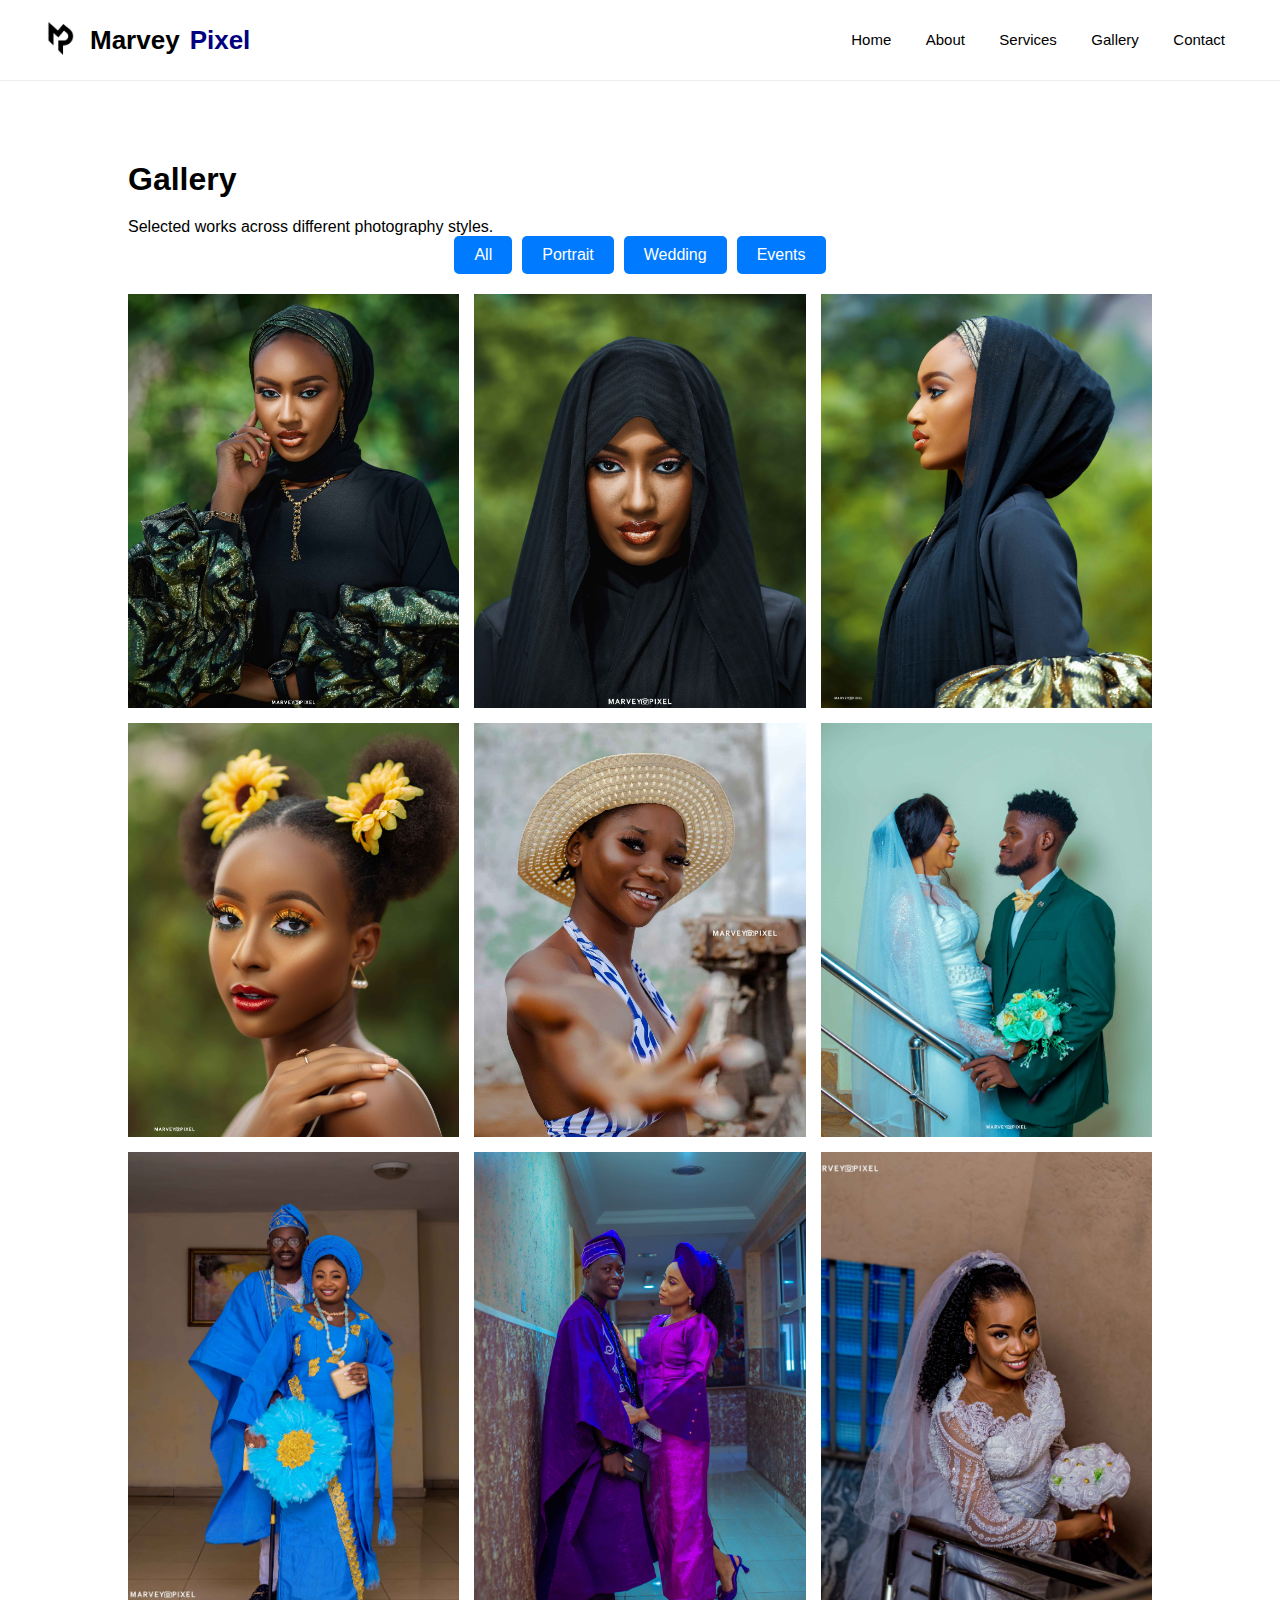
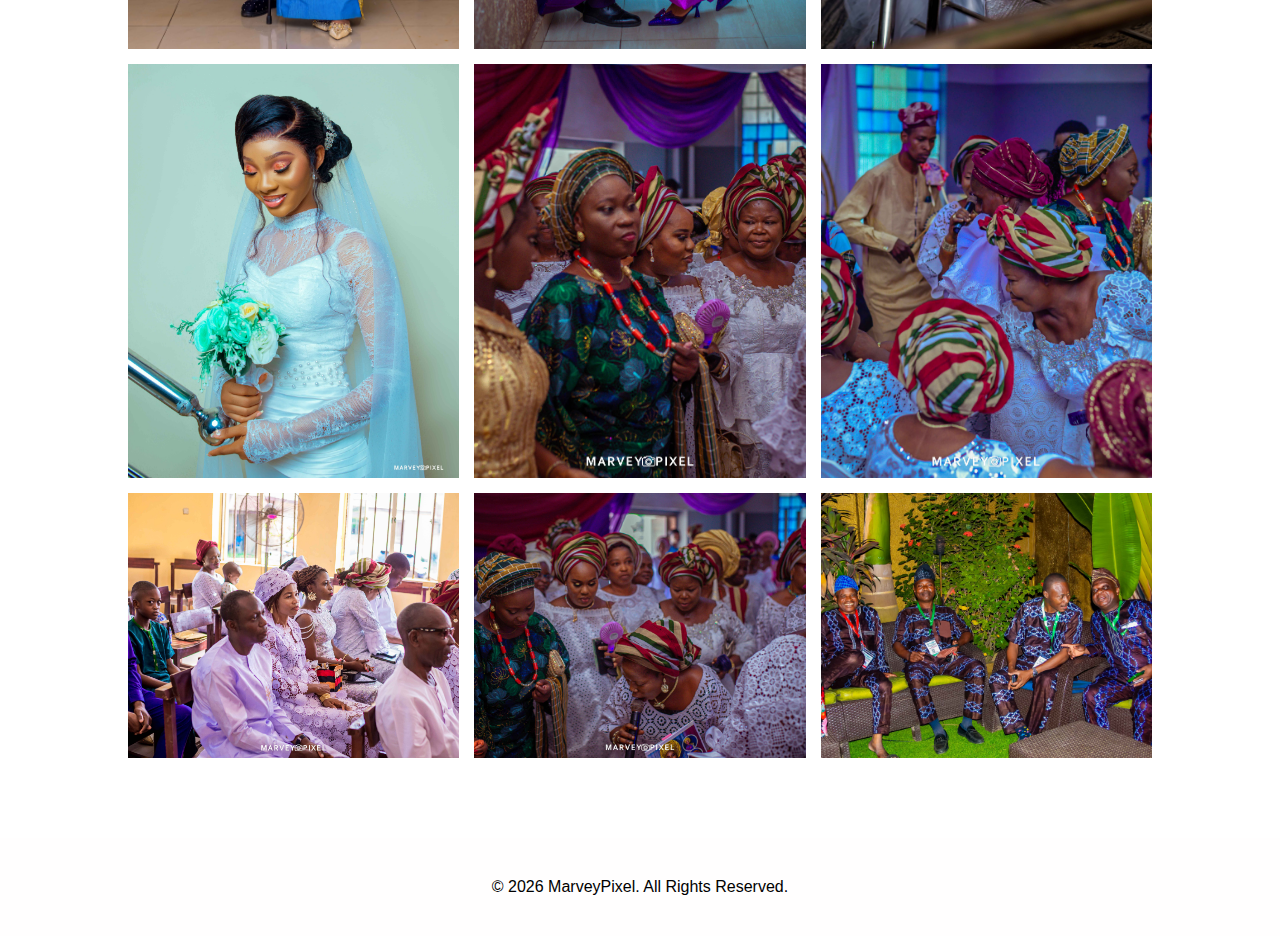
<file: gallery.html>
<!DOCTYPE html>
<html lang="en">
  <head>
    <meta charset="UTF-8" />
    <meta name="viewport" content="width=device-width, initial-scale=1.0" />
    <title>Gallery | MarveyPixel</title>

    <link rel="stylesheet" href="style.css" />
    <script src="script.js" defer></script>

    <!-- Icons -->
    <link
      href="https://cdnjs.cloudflare.com/ajax/libs/font-awesome/6.5.0/css/all.min.css"
      rel="stylesheet"
    />
  </head>

  <body>
    <!-- HEADER -->
    <header>
      <div class="logo">
        <img src="images/Logo.png" alt="MarveyPixel Logo" />
        Marvey<span>Pixel</span>
      </div>

      <nav id="nav">
        <a href="index.html">Home</a>
        <a href="index.html#about">About</a>
        <a href="index.html#services">Services</a>
        <a href="gallery.html">Gallery</a>
        <a href="index.html#contact">Contact</a>
      </nav>

      <div class="hamburger" onclick="toggleMenu()">
        <i class="fas fa-bars"></i>
      </div>
    </header>

    <!-- GALLERY SECTION -->
    <section class="section">
      <h2>Gallery</h2>
      <p>Selected works across different photography styles.</p>

      <!-- FILTER BUTTONS -->
      <div class="filter-buttons">
        <button onclick="filterImages('all')">All</button>
        <button onclick="filterImages('portrait')">Portrait</button>
        <button onclick="filterImages('wedding')">Wedding</button>
        <button onclick="filterImages('events')">Events</button>
      </div>

      <!-- GALLERY -->
      <div class="gallery">
        <img
          src="images/portrait 1.jpg"
          class="image portrait"
          onclick="openLightbox(this)"
        />
        <img
          src="images/portrait 2.jpg"
          class="image portrait"
          onclick="openLightbox(this)"
        />
        <img
          src="images/portrait 3.jpg"
          class="image portrait"
          onclick="openLightbox(this)"
        />
        <img
          src="images/portrait 4.jpg"
          class="image portrait"
          onclick="openLightbox(this)"
        />
        <img
          src="images/portrait 5.jpg"
          class="image portrait"
          onclick="openLightbox(this)"
        />
        <img
          src="images/wedding 1.jpg"
          class="image wedding"
          onclick="openLightbox(this)"
        />
        <img
          src="images/wedding 2.jpg"
          class="image wedding"
          onclick="openLightbox(this)"
        />
        <img
          src="images/wedding 3.JPG"
          class="image wedding"
          onclick="openLightbox(this)"
        />
        <img
          src="images/wedding 4.jpg"
          class="image wedding"
          onclick="openLightbox(this)"
        />
        <img
          src="images/wedding 5.jpg"
          class="image wedding"
          onclick="openLightbox(this)"
        />
        <img
          src="images/event 1.jpg"
          class="image events"
          onclick="openLightbox(this)"
        />
        <img
          src="images/event 2.jpg"
          class="image events"
          onclick="openLightbox(this)"
        />
        <img
          src="images/event 3.jpg"
          class="image events"
          onclick="openLightbox(this)"
        />
        <img
          src="images/event 4.jpg"
          class="image events"
          onclick="openLightbox(this)"
        />
        <img
          src="images/event 5.jpg"
          class="image events"
          onclick="openLightbox(this)"
        />
      </div>
    </section>

    <!-- LIGHTBOX -->
    <div id="lightbox">
      <span onclick="closeLightbox()">×</span>
      <img id="lightbox-img" />
    </div>

    <!-- FOOTER -->
    <footer>
      <p>© 2026 MarveyPixel. All Rights Reserved.</p>
    </footer>
  </body>
</html>
</file>
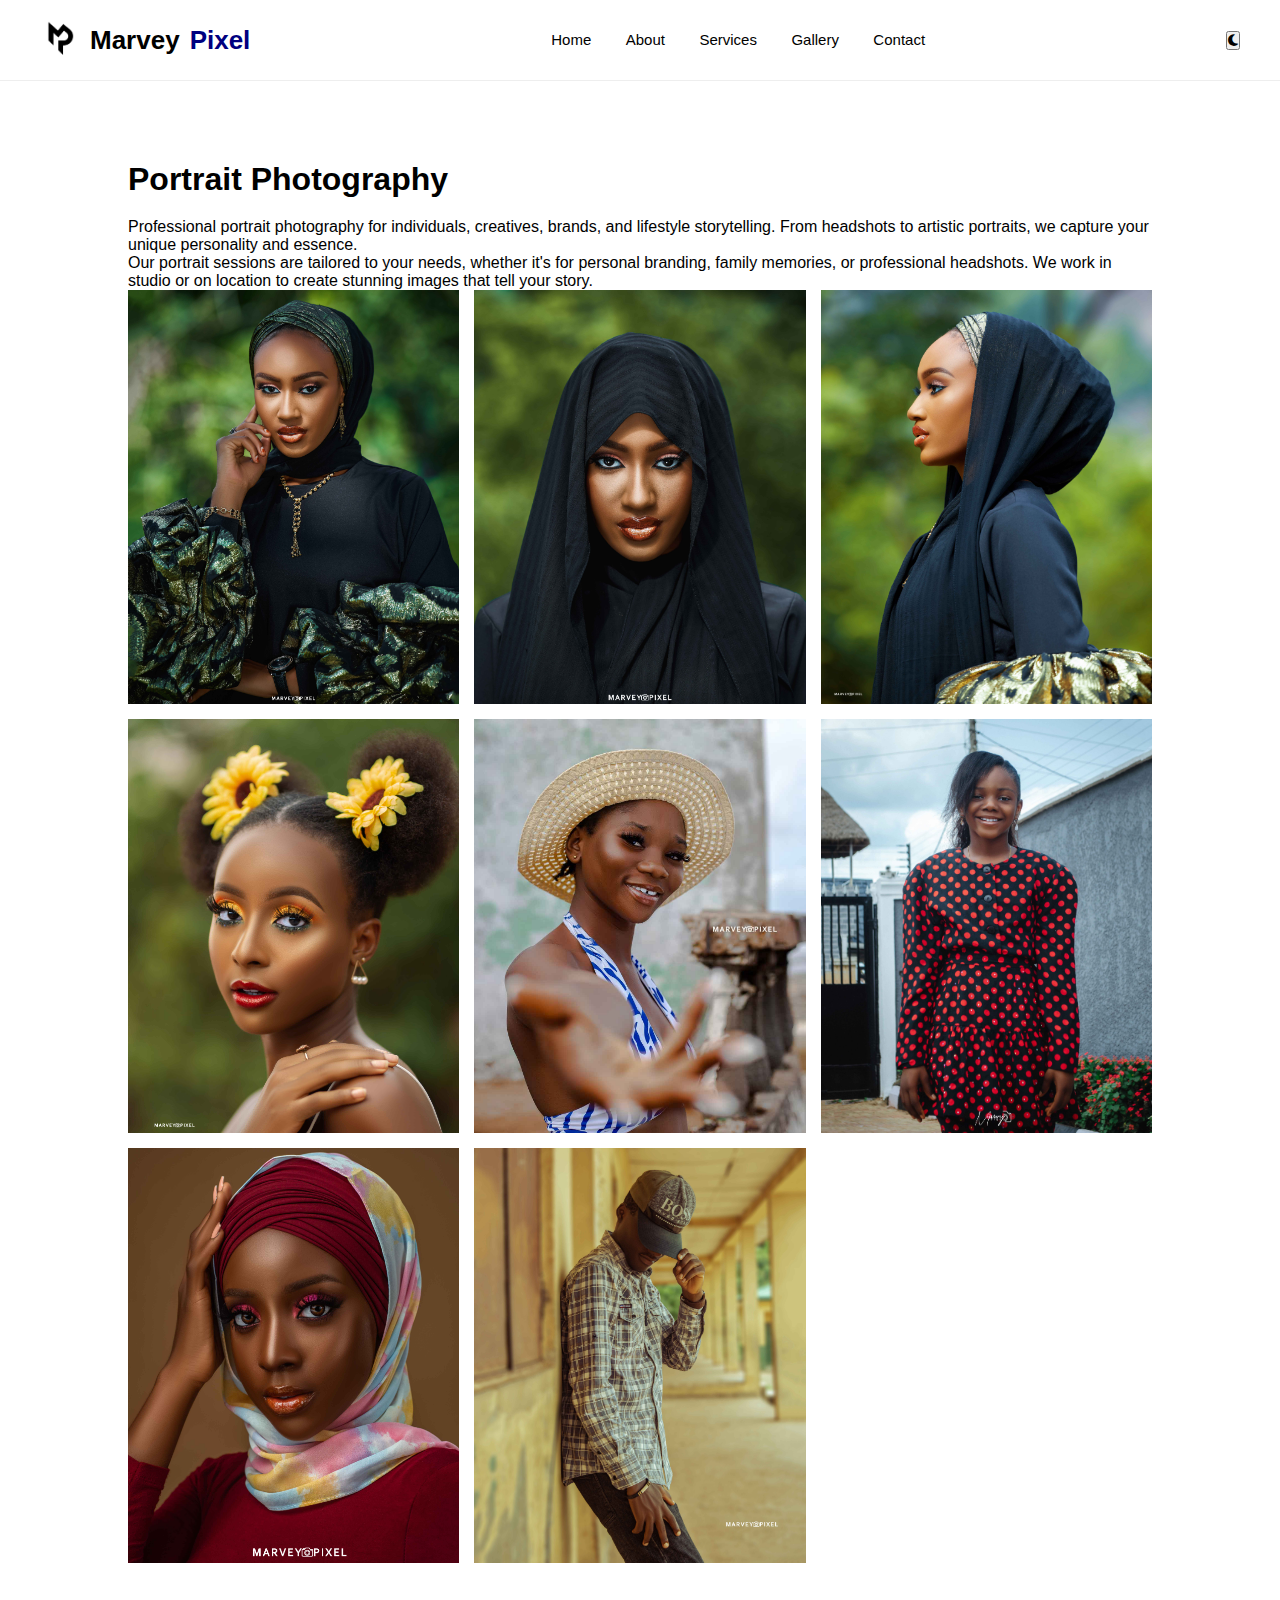
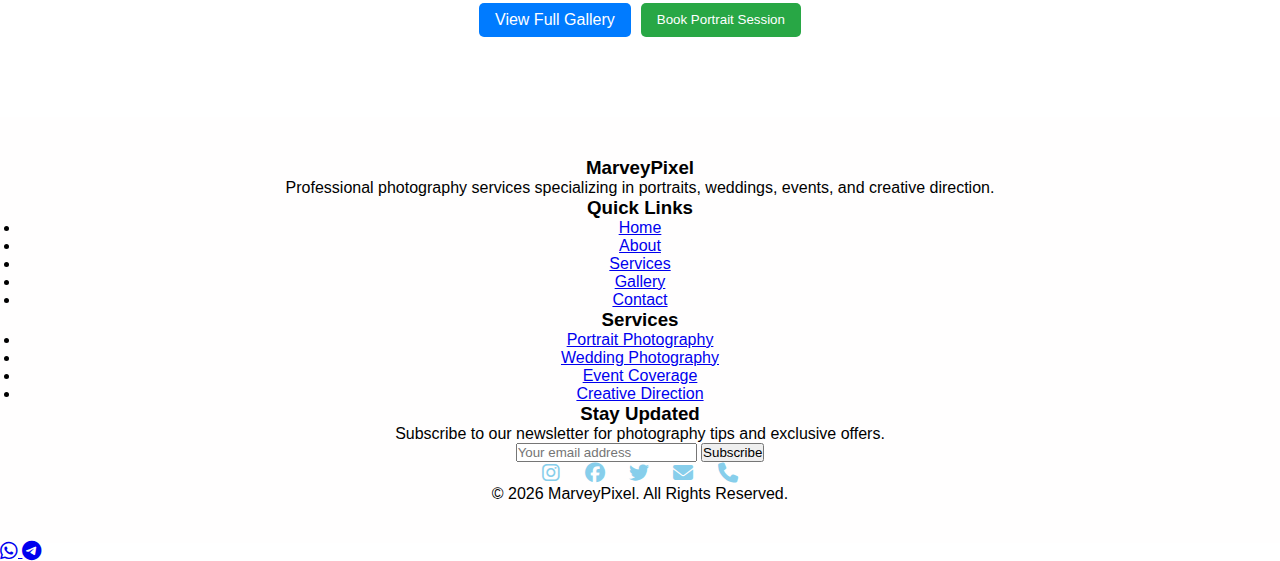
<file: portrait.html>
<!DOCTYPE html>
<html lang="en">
  <head>
    <meta charset="UTF-8" />
    <meta name="viewport" content="width=device-width, initial-scale=1.0" />
    <meta
      name="description"
      content="Professional portrait photography by MarveyPixel. Headshots, family portraits, and personal branding photography in Lagos, Nigeria."
    />
    <meta
      name="keywords"
      content="portrait photography, headshots, family portraits, professional photography, Lagos photographer, MarveyPixel portraits"
    />
    <meta name="author" content="MarveyPixel" />
    <title>Portrait Photography | MarveyPixel</title>

    <!-- Favicon -->
    <link
      rel="icon"
      type="image/png"
      sizes="32x32"
      href="images/favicon-32x32.png"
    />
    <link
      rel="icon"
      type="image/png"
      sizes="16x16"
      href="images/favicon-16x16.png"
    />
    <link rel="shortcut icon" href="images/favicon.ico" />

    <link rel="stylesheet" href="style.css" />
    <script src="script.js" defer></script>
    <link
      href="https://cdnjs.cloudflare.com/ajax/libs/font-awesome/6.5.0/css/all.min.css"
      rel="stylesheet"
    />
  </head>

  <body>
    <header>
      <div class="logo">
        <img src="images/Logo.png" alt="MarveyPixel Logo" />
        Marvey<span>Pixel</span>
      </div>

      <div class="hamburger">
        <span></span>
        <span></span>
        <span></span>
      </div>
      <nav id="nav">
        <a href="index.html">Home</a>
        <a href="index.html#about">About</a>
        <a href="index.html#services">Services</a>
        <a href="gallery.html">Gallery</a>
        <a href="index.html#contact">Contact</a>
      </nav>
      <button id="theme-toggle" class="theme-toggle">
        <i class="fas fa-moon"></i>
      </button>
    </header>

    <section class="section">
      <h2>Portrait Photography</h2>
      <p>
        Professional portrait photography for individuals, creatives, brands,
        and lifestyle storytelling. From headshots to artistic portraits, we
        capture your unique personality and essence.
      </p>
      <p>
        Our portrait sessions are tailored to your needs, whether it's for
        personal branding, family memories, or professional headshots. We work
        in studio or on location to create stunning images that tell your story.
      </p>

      <div class="gallery">
        <img src="images/portrait 1.jpg" onclick="openLightbox(this)" />
        <img src="images/portrait 2.jpg" onclick="openLightbox(this)" />
        <img src="images/portrait 3.jpg" onclick="openLightbox(this)" />
        <img src="images/portrait 4.jpg" onclick="openLightbox(this)" />
        <img src="images/portrait 5.jpg" onclick="openLightbox(this)" />
        <img src="images/portrait 6.jpg" onclick="openLightbox(this)" />
        <img src="images/portrait 7.jpg" onclick="openLightbox(this)" />
        <img src="images/portrait 8.jpg" onclick="openLightbox(this)" />
      </div>

      <div
        class="service-buttons"
        style="justify-content: center; margin-top: 40px"
      >
        <a href="gallery.html">View Full Gallery</a>
        <button onclick="bookService('Portrait')">Book Portrait Session</button>
      </div>
    </section>

    <!-- LIGHTBOX -->
    <div id="lightbox">
      <span onclick="closeLightbox()">×</span>
      <img id="lightbox-img" />
    </div>

    <footer>
      <div class="footer-content">
        <div class="footer-section">
          <h3>MarveyPixel</h3>
          <p>
            Professional photography services specializing in portraits,
            weddings, events, and creative direction.
          </p>
        </div>
        <div class="footer-section">
          <h3>Quick Links</h3>
          <ul>
            <li><a href="index.html">Home</a></li>
            <li><a href="index.html#about">About</a></li>
            <li><a href="index.html#services">Services</a></li>
            <li><a href="gallery.html">Gallery</a></li>
            <li><a href="index.html#contact">Contact</a></li>
          </ul>
        </div>
        <div class="footer-section">
          <h3>Services</h3>
          <ul>
            <li><a href="portrait.html">Portrait Photography</a></li>
            <li><a href="wedding.html">Wedding Photography</a></li>
            <li><a href="events.html">Event Coverage</a></li>
            <li><a href="creative.html">Creative Direction</a></li>
          </ul>
        </div>
        <div class="footer-section">
          <h3>Stay Updated</h3>
          <p>
            Subscribe to our newsletter for photography tips and exclusive
            offers.
          </p>
          <form class="newsletter-form">
            <input type="email" placeholder="Your email address" required />
            <button type="submit">Subscribe</button>
          </form>
          <div class="footer-icons">
            <a
              href="https://www.instagram.com/marveypixel_/"
              aria-label="Instagram"
              ><i class="fab fa-instagram"></i
            ></a>
            <a href="https://facebook.com/marveypixel" aria-label="Facebook"
              ><i class="fab fa-facebook"></i
            ></a>
            <a href="https://twitter.com/marveyboy01" aria-label="Twitter"
              ><i class="fab fa-twitter"></i
            ></a>
            <a href="mailto:marveypixel@gmail.com"
              ><i class="fas fa-envelope"></i
            ></a>
            <a href="tel:+2348143212398"><i class="fas fa-phone"></i></a>
          </div>
        </div>
      </div>
      <div class="footer-bottom">
        <p>© 2026 MarveyPixel. All Rights Reserved.</p>
      </div>
    </footer>
    <!-- Floating contact buttons: WhatsApp & Telegram -->
    <div class="floating-contact" aria-hidden="false">
      <a
        class="floating-btn whatsapp"
        href="https://wa.me/2348143212398?text=Hi%20Marvey%2C%20I'm%20interested%20in%20your%20photography%20services"
        target="_blank"
        rel="noopener noreferrer"
        aria-label="Chat on WhatsApp"
        title="WhatsApp"
      >
        <i class="fab fa-whatsapp fa-lg"></i>
      </a>

      <a
        class="floating-btn telegram"
        href="https://t.me/marveypixel"
        target="_blank"
        rel="noopener noreferrer"
        aria-label="Chat on Telegram"
        title="Telegram"
      >
        <i class="fab fa-telegram-plane fa-lg"></i>
      </a>
    </div>
  </body>
</html>
</file>
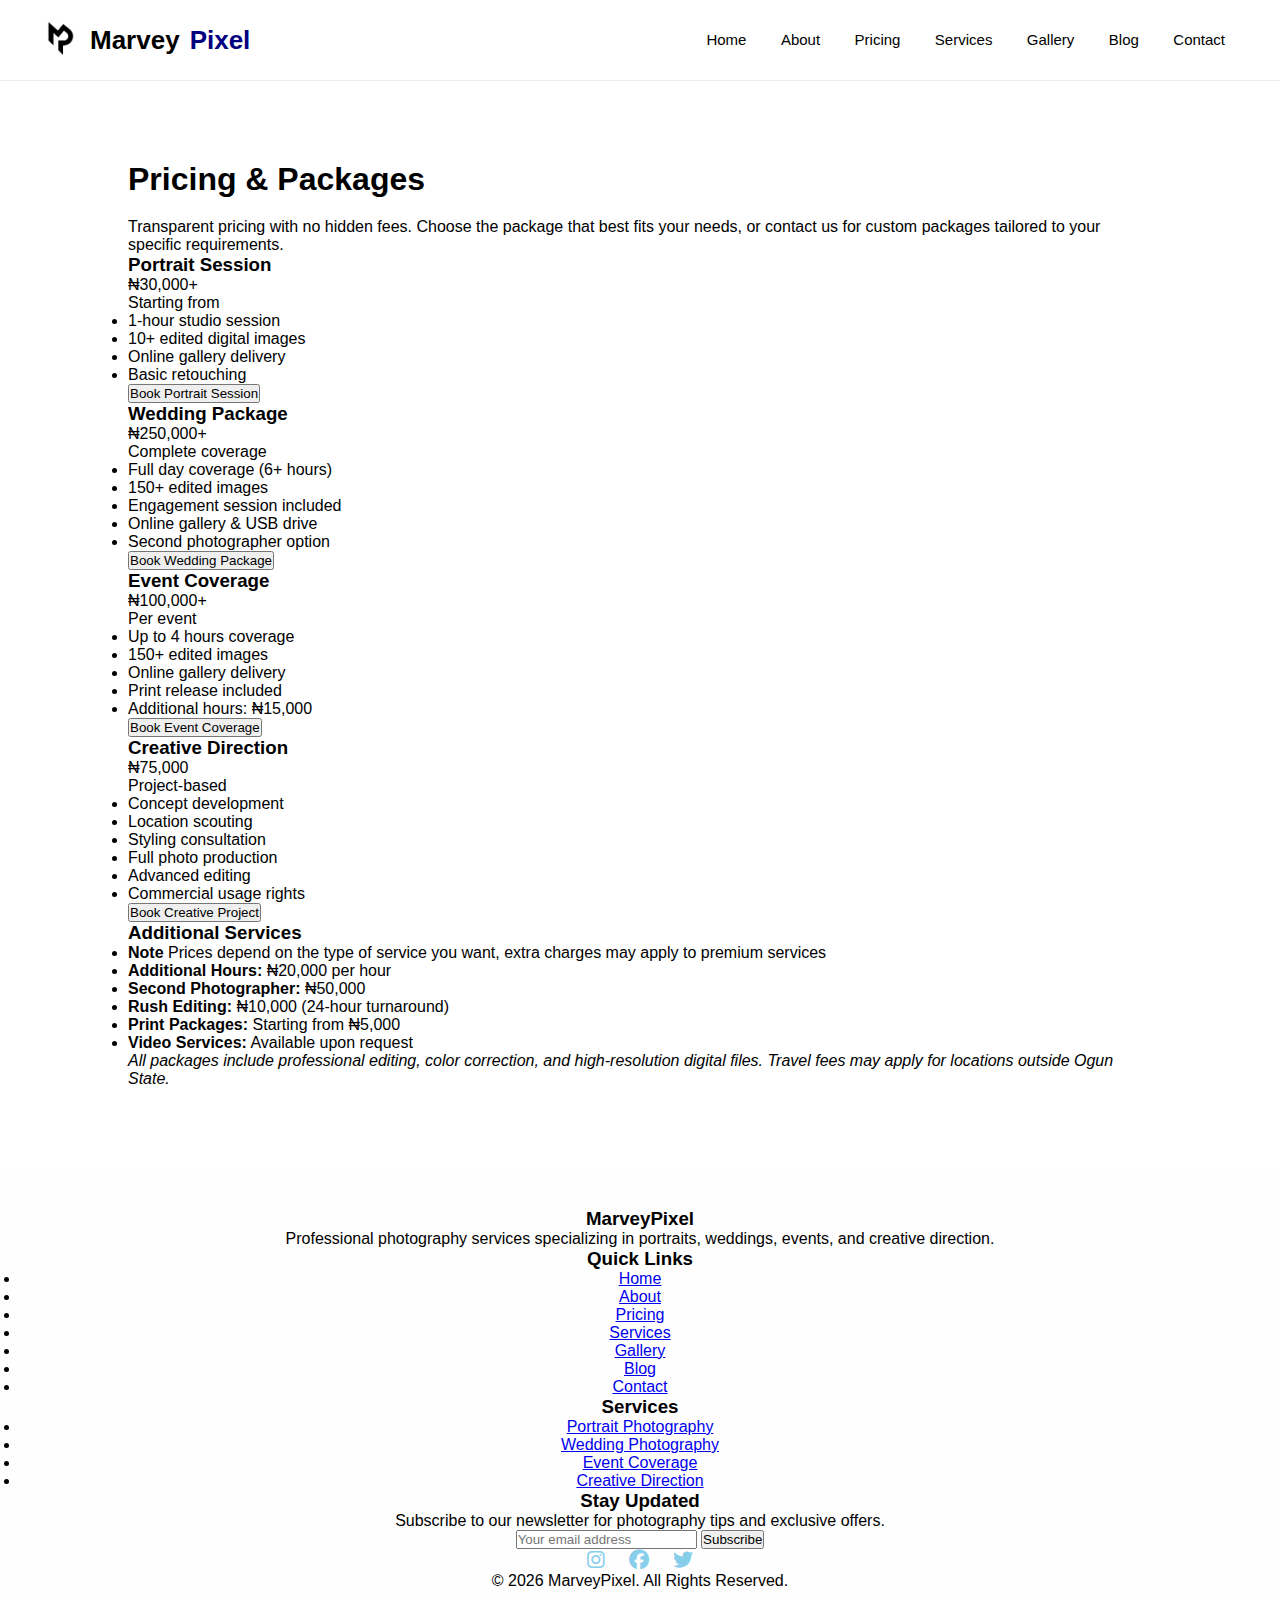
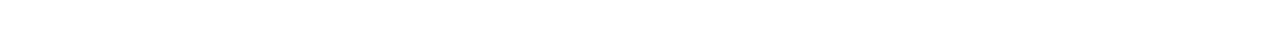
<file: pricing.html>
<!DOCTYPE html>
<html lang="en">
  <head>
    <meta charset="UTF-8" />
    <meta name="viewport" content="width=device-width, initial-scale=1.0" />
    <meta
      name="description"
      content="Professional photography pricing packages by MarveyPixel. Affordable rates for portraits, weddings, events, and creative direction. Book your session today."
    />
    <meta
      name="keywords"
      content="photography pricing, portrait packages, wedding photography cost, event coverage rates, creative direction pricing, MarveyPixel"
    />
    <meta name="author" content="MarveyPixel" />
    <title>Pricing & Packages | MarveyPixel</title>

    <!-- Favicon -->
    <link
      rel="icon"
      type="image/png"
      sizes="32x32"
      href="images/favicon-32x32.png"
    />
    <link
      rel="icon"
      type="image/png"
      sizes="16x16"
      href="images/favicon-16x16.png"
    />
    <link rel="shortcut icon" href="images/favicon.ico" />

    <link rel="stylesheet" href="style.css" />
    <script src="script.js" defer></script>
    <link
      href="https://cdnjs.cloudflare.com/ajax/libs/font-awesome/6.5.0/css/all.min.css"
      rel="stylesheet"
    />

    <!-- Structured Data for SEO -->
    <script type="application/ld+json">
      {
        "@context": "https://schema.org",
        "@type": "Organization",
        "name": "MarveyPixel",
        "description": "Professional photography services specializing in portraits, weddings, events, and creative direction",
        "url": "https://marveypixel.com",
        "logo": "https://marveypixel.com/images/Logo.png",
        "contactPoint": {
          "@type": "ContactPoint",
          "telephone": "+2348143212398",
          "contactType": "customer service",
          "availableLanguage": "English"
        },
        "sameAs": [
          "https://www.instagram.com/marveypixel_/",
          "https://facebook.com/marveypixel",
          "https://twitter.com/marveyboy01"
        ],
        "offers": [
          {
            "@type": "Offer",
            "name": "Portrait Photography",
            "description": "Professional portrait photography sessions",
            "priceRange": "$$"
          },
          {
            "@type": "Offer",
            "name": "Wedding Photography",
            "description": "Complete wedding day coverage and editing",
            "priceRange": "$$$"
          },
          {
            "@type": "Offer",
            "name": "Event Coverage",
            "description": "Professional event photography services",
            "priceRange": "$$"
          },
          {
            "@type": "Offer",
            "name": "Creative Direction",
            "description": "Creative visual storytelling and direction",
            "priceRange": "$$$"
          }
        ]
      }
    </script>
  </head>

  <body>
    <header>
      <div class="logo">
        <img src="images/Logo.png" alt="MarveyPixel Logo" />
        Marvey<span>Pixel</span>
      </div>

      <nav id="nav">
        <a href="index.html">Home</a>
        <a href="about.html">About</a>
        <a href="pricing.html">Pricing</a>
        <a href="index.html#services">Services</a>
        <a href="gallery.html">Gallery</a>
        <a href="blog.html">Blog</a>
        <a href="index.html#contact">Contact</a>
      </nav>

      <div class="hamburger" onclick="toggleMenu()">
        <i class="fas fa-bars"></i>
      </div>
    </header>

    <section class="section">
      <h2>Pricing & Packages</h2>
      <p>
        Transparent pricing with no hidden fees. Choose the package that best
        fits your needs, or contact us for custom packages tailored to your
        specific requirements.
      </p>

      <div class="pricing-grid">
        <div class="pricing-card">
          <h3>Portrait Session</h3>
          <div class="price">₦30,000+</div>
          <p class="price-note">Starting from</p>
          <ul>
            <li>1-hour studio session</li>
            <li>10+ edited digital images</li>
            <li>Online gallery delivery</li>
            <li>Basic retouching</li>
          </ul>
          <button onclick="bookService('Portrait')">
            Book Portrait Session
          </button>
        </div>

        <div class="pricing-card featured">
          <h3>Wedding Package</h3>
          <div class="price">₦250,000+</div>
          <p class="price-note">Complete coverage</p>
          <ul>
            <li>Full day coverage (6+ hours)</li>
            <li>150+ edited images</li>
            <li>Engagement session included</li>
            <li>Online gallery & USB drive</li>
            <li>Second photographer option</li>
          </ul>
          <button onclick="bookService('Wedding')">Book Wedding Package</button>
        </div>

        <div class="pricing-card">
          <h3>Event Coverage</h3>
          <div class="price">₦100,000+</div>
          <p class="price-note">Per event</p>
          <ul>
            <li>Up to 4 hours coverage</li>
            <li>150+ edited images</li>
            <li>Online gallery delivery</li>
            <li>Print release included</li>
            <li>Additional hours: ₦15,000</li>
          </ul>
          <button onclick="bookService('Event')">Book Event Coverage</button>
        </div>

        <div class="pricing-card">
          <h3>Creative Direction</h3>
          <div class="price">₦75,000</div>
          <p class="price-note">Project-based</p>
          <ul>
            <li>Concept development</li>
            <li>Location scouting</li>
            <li>Styling consultation</li>
            <li>Full photo production</li>
            <li>Advanced editing</li>
            <li>Commercial usage rights</li>
          </ul>
          <button onclick="bookService('Creative')">
            Book Creative Project
          </button>
        </div>
      </div>

      <div class="pricing-note">
        <h3>Additional Services</h3>
        <ul>
            <li><strong>Note</strong> Prices depend on the type of service you want, extra charges may apply to premium services</li>
          <li><strong>Additional Hours:</strong> ₦20,000 per hour</li>
          <li><strong>Second Photographer:</strong> ₦50,000</li>
          <li><strong>Rush Editing:</strong> ₦10,000 (24-hour turnaround)</li>
          <li><strong>Print Packages:</strong> Starting from ₦5,000</li>
          <li><strong>Video Services:</strong> Available upon request</li>
        </ul>
        <p>
          <em
            >All packages include professional editing, color correction, and
            high-resolution digital files. Travel fees may apply for locations
            outside Ogun State.</em
          >
        </p>
      </div>
    </section>

    <footer>
      <div class="footer-content">
        <div class="footer-section">
          <h3>MarveyPixel</h3>
          <p>
            Professional photography services specializing in portraits,
            weddings, events, and creative direction.
          </p>
        </div>
        <div class="footer-section">
          <h3>Quick Links</h3>
          <ul>
            <li><a href="index.html">Home</a></li>
            <li><a href="about.html">About</a></li>
            <li><a href="pricing.html">Pricing</a></li>
            <li><a href="index.html#services">Services</a></li>
            <li><a href="gallery.html">Gallery</a></li>
            <li><a href="blog.html">Blog</a></li>
            <li><a href="index.html#contact">Contact</a></li>
          </ul>
        </div>
        <div class="footer-section">
          <h3>Services</h3>
          <ul>
            <li><a href="portrait.html">Portrait Photography</a></li>
            <li><a href="wedding.html">Wedding Photography</a></li>
            <li><a href="events.html">Event Coverage</a></li>
            <li><a href="creative.html">Creative Direction</a></li>
          </ul>
        </div>
        <div class="footer-section">
          <h3>Stay Updated</h3>
          <p>
            Subscribe to our newsletter for photography tips and exclusive
            offers.
          </p>
          <form class="newsletter-form">
            <input type="email" placeholder="Your email address" required />
            <button type="submit">Subscribe</button>
          </form>
          <div class="footer-icons">
            <a
              href="https://www.instagram.com/marveypixel_/"
              aria-label="Instagram"
              ><i class="fab fa-instagram"></i
            ></a>
            <a href="https://facebook.com/marveypixel" aria-label="Facebook"
              ><i class="fab fa-facebook"></i
            ></a>
            <a href="https://twitter.com/marveyboy01" aria-label="Twitter"
              ><i class="fab fa-twitter"></i
            ></a>
          </div>
        </div>
      </div>
      <div class="footer-bottom">
        <p>© 2026 MarveyPixel. All Rights Reserved.</p>
      </div>
    </footer>
  </body>
</html>
</file>
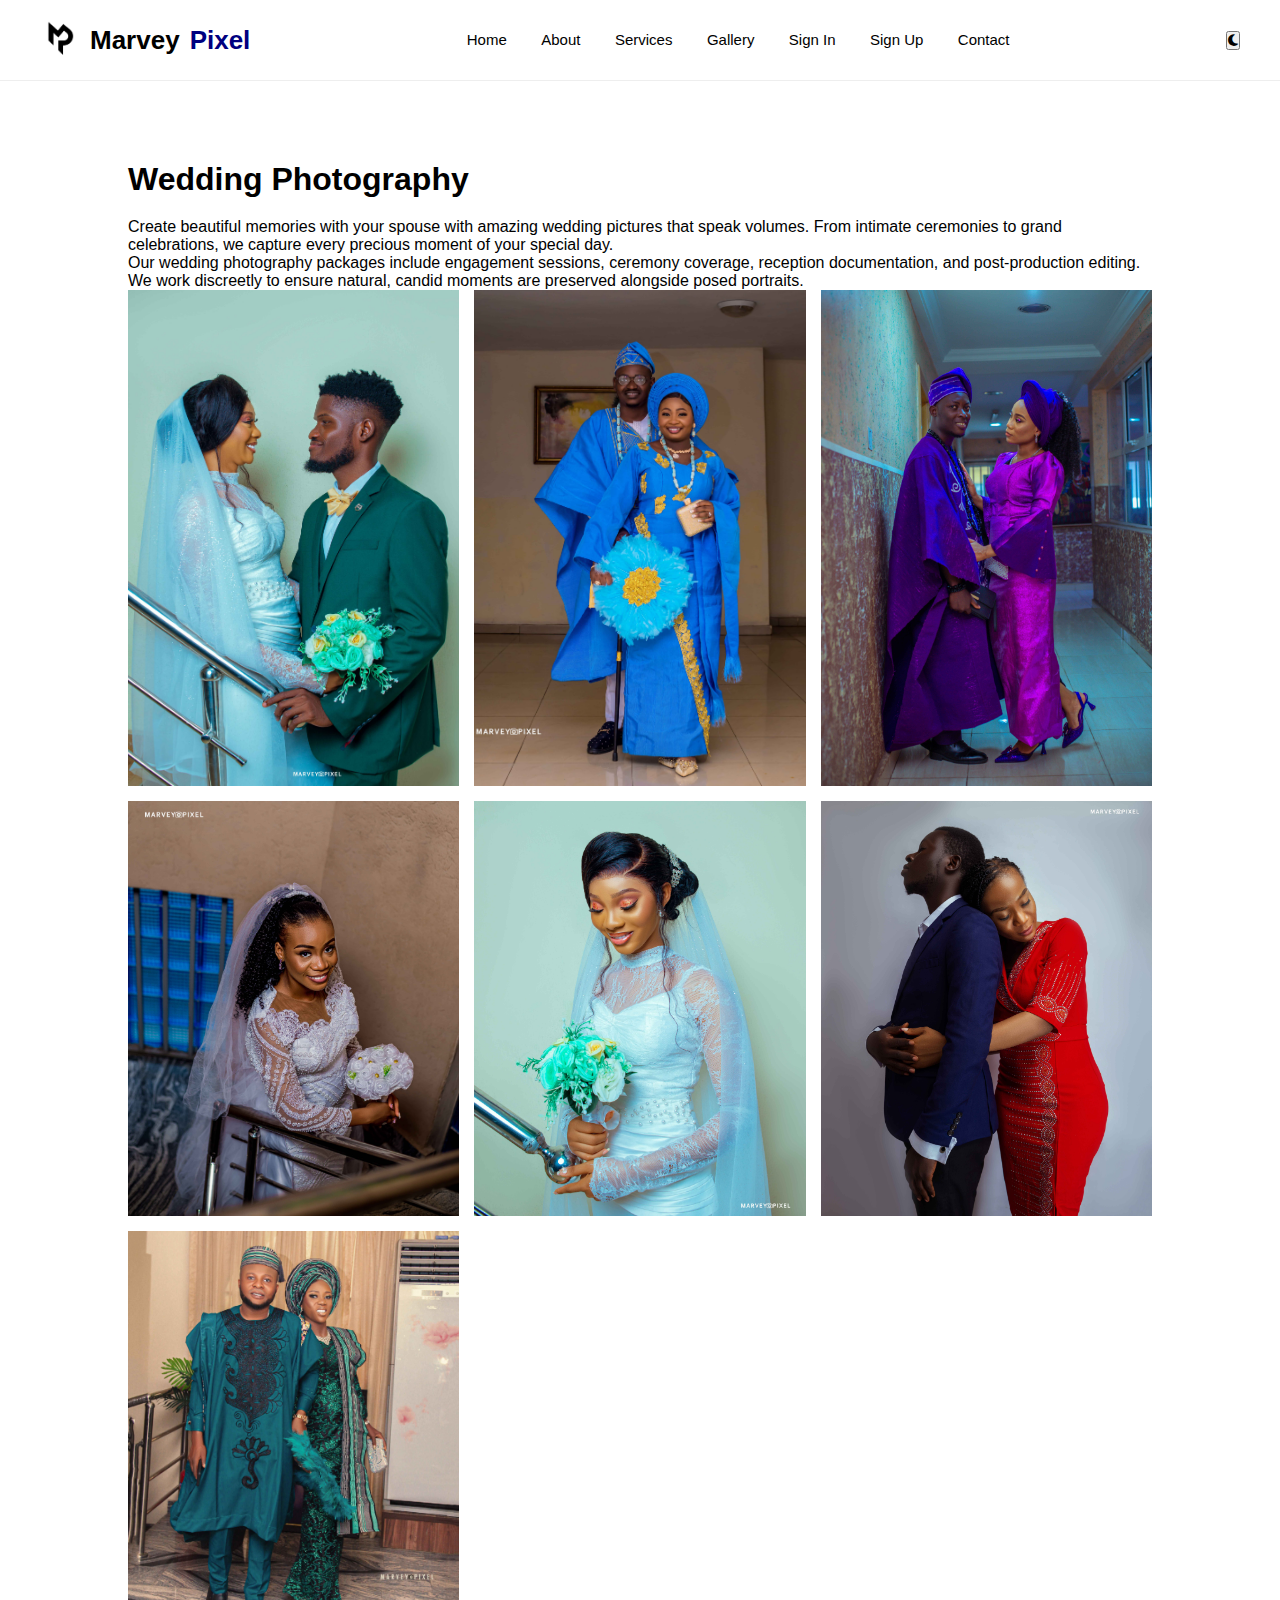
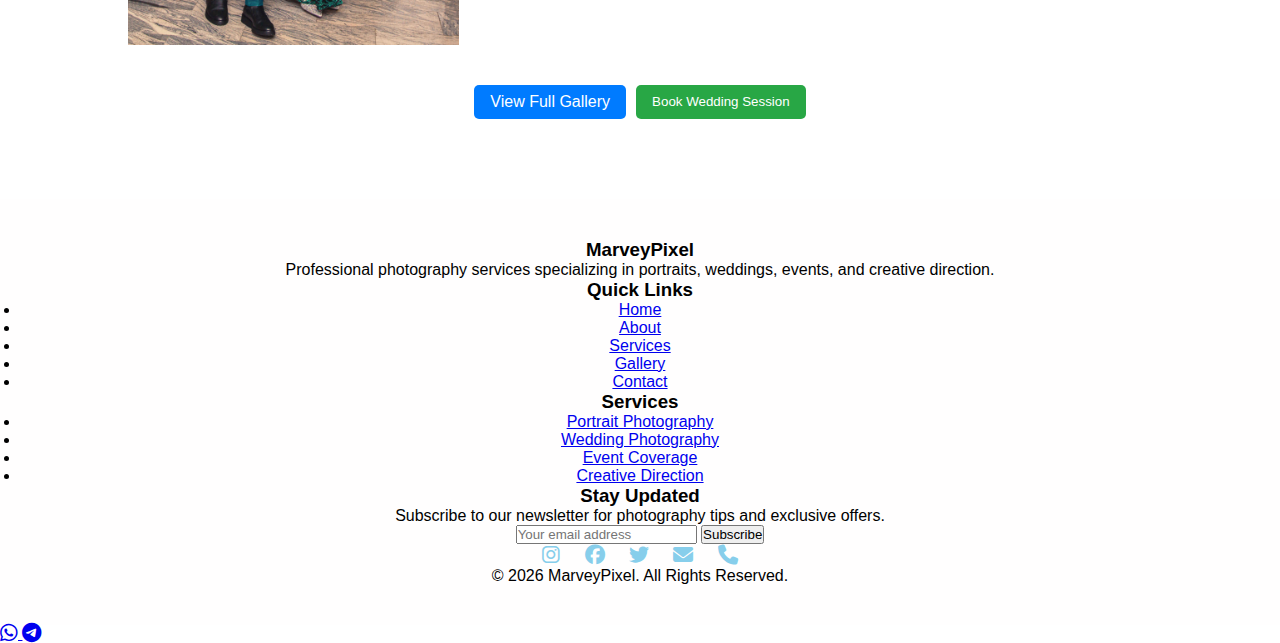
<file: wedding.html>
<!DOCTYPE html>
<html lang="en">
  <head>
    <meta charset="UTF-8" />
    <meta name="viewport" content="width=device-width, initial-scale=1.0" />
    <meta
      name="description"
      content="Wedding photography services by MarveyPixel. Complete wedding day coverage, engagement sessions, and beautiful wedding memories in Nigeria."
    />
    <meta
      name="keywords"
      content="wedding photography, wedding photos, engagement photography, wedding photographer Nigeria, MarveyPixel weddings"
    />
    <meta name="author" content="MarveyPixel" />
    <title>Wedding Photography | MarveyPixel</title>

    <!-- Favicon -->
    <link
      rel="icon"
      type="image/png"
      sizes="32x32"
      href="images/favicon-32x32.png"
    />
    <link
      rel="icon"
      type="image/png"
      sizes="16x16"
      href="images/favicon-16x16.png"
    />
    <link rel="shortcut icon" href="images/favicon.ico" />

    <link rel="stylesheet" href="style.css" />
    <script src="script.js" defer></script>
    <link
      href="https://cdnjs.cloudflare.com/ajax/libs/font-awesome/6.5.0/css/all.min.css"
      rel="stylesheet"
    />
  </head>

  <body>
    <header>
      <div class="logo">
        <img src="images/Logo.png" alt="MarveyPixel Logo" />
        Marvey<span>Pixel</span>
      </div>

      <div class="hamburger">
        <span></span>
        <span></span>
        <span></span>
      </div>
      <nav id="nav">
        <a href="index.html">Home</a>
        <a href="index.html#about">About</a>
        <a href="index.html#services">Services</a>
        <a href="gallery.html">Gallery</a>
        <a href="signin.html">Sign In</a>
        <a href="signup.html">Sign Up</a>
        <a href="index.html#contact">Contact</a>
      </nav>
      <button id="theme-toggle" class="theme-toggle">
        <i class="fas fa-moon"></i>
      </button>
    </header>

    <section class="section">
      <h2>Wedding Photography</h2>
      <p>
        Create beautiful memories with your spouse with amazing wedding pictures
        that speak volumes. From intimate ceremonies to grand celebrations, we
        capture every precious moment of your special day.
      </p>
      <p>
        Our wedding photography packages include engagement sessions, ceremony
        coverage, reception documentation, and post-production editing. We work
        discreetly to ensure natural, candid moments are preserved alongside
        posed portraits.
      </p>

      <div class="gallery">
        <img src="images/wedding 1.jpg" onclick="openLightbox(this)" />
        <img src="images/wedding 2.jpg" onclick="openLightbox(this)" />
        <img src="images/wedding 3.JPG" onclick="openLightbox(this)" />
        <img src="images/wedding 4.jpg" onclick="openLightbox(this)" />
        <img src="images/wedding 5.jpg" onclick="openLightbox(this)" />
        <img src="images/wedding 6.jpg" onclick="openLightbox(this)" />
        <img src="images/wedding 7.jpg" onclick="openLightbox(this)" />
      </div>

      <div
        class="service-buttons"
        style="justify-content: center; margin-top: 40px"
      >
        <a href="gallery.html">View Full Gallery</a>
        <button onclick="bookService('Wedding')">Book Wedding Session</button>
      </div>
    </section>

    <!-- LIGHTBOX -->
    <div id="lightbox">
      <span onclick="closeLightbox()">×</span>
      <img id="lightbox-img" />
    </div>

    <footer>
      <div class="footer-content">
        <div class="footer-section">
          <h3>MarveyPixel</h3>
          <p>
            Professional photography services specializing in portraits,
            weddings, events, and creative direction.
          </p>
        </div>
        <div class="footer-section">
          <h3>Quick Links</h3>
          <ul>
            <li><a href="index.html">Home</a></li>
            <li><a href="index.html#about">About</a></li>
            <li><a href="index.html#services">Services</a></li>
            <li><a href="gallery.html">Gallery</a></li>
            <li><a href="index.html#contact">Contact</a></li>
          </ul>
        </div>
        <div class="footer-section">
          <h3>Services</h3>
          <ul>
            <li><a href="portrait.html">Portrait Photography</a></li>
            <li><a href="wedding.html">Wedding Photography</a></li>
            <li><a href="events.html">Event Coverage</a></li>
            <li><a href="creative.html">Creative Direction</a></li>
          </ul>
        </div>
        <div class="footer-section">
          <h3>Stay Updated</h3>
          <p>
            Subscribe to our newsletter for photography tips and exclusive
            offers.
          </p>
          <form class="newsletter-form">
            <input type="email" placeholder="Your email address" required />
            <button type="submit">Subscribe</button>
          </form>
          <div class="footer-icons">
            <a
              href="https://www.instagram.com/marveypixel_/"
              aria-label="Instagram"
              ><i class="fab fa-instagram"></i
            ></a>
            <a href="https://facebook.com/marveypixel" aria-label="Facebook"
              ><i class="fab fa-facebook"></i
            ></a>
            <a href="https://twitter.com/marveyboy01" aria-label="Twitter"
              ><i class="fab fa-twitter"></i
            ></a>
            <a href="mailto:marveypixel@gmail.com"
              ><i class="fas fa-envelope"></i
            ></a>
            <a href="tel:+2348143212398"><i class="fas fa-phone"></i></a>
          </div>
        </div>
      </div>
      <div class="footer-bottom">
        <p>© 2026 MarveyPixel. All Rights Reserved.</p>
      </div>
    </footer>
    <!-- Floating contact buttons: WhatsApp & Telegram -->
    <div class="floating-contact" aria-hidden="false">
      <a
        class="floating-btn whatsapp"
        href="https://wa.me/2348143212398?text=Hi%20Marvey%2C%20I'm%20interested%20in%20your%20photography%20services"
        target="_blank"
        rel="noopener noreferrer"
        aria-label="Chat on WhatsApp"
        title="WhatsApp"
      >
        <i class="fab fa-whatsapp fa-lg"></i>
      </a>

      <a
        class="floating-btn telegram"
        href="https://t.me/marveypixel"
        target="_blank"
        rel="noopener noreferrer"
        aria-label="Chat on Telegram"
        title="Telegram"
      >
        <i class="fab fa-telegram-plane fa-lg"></i>
      </a>
    </div>
  </body>
</html>
</file>
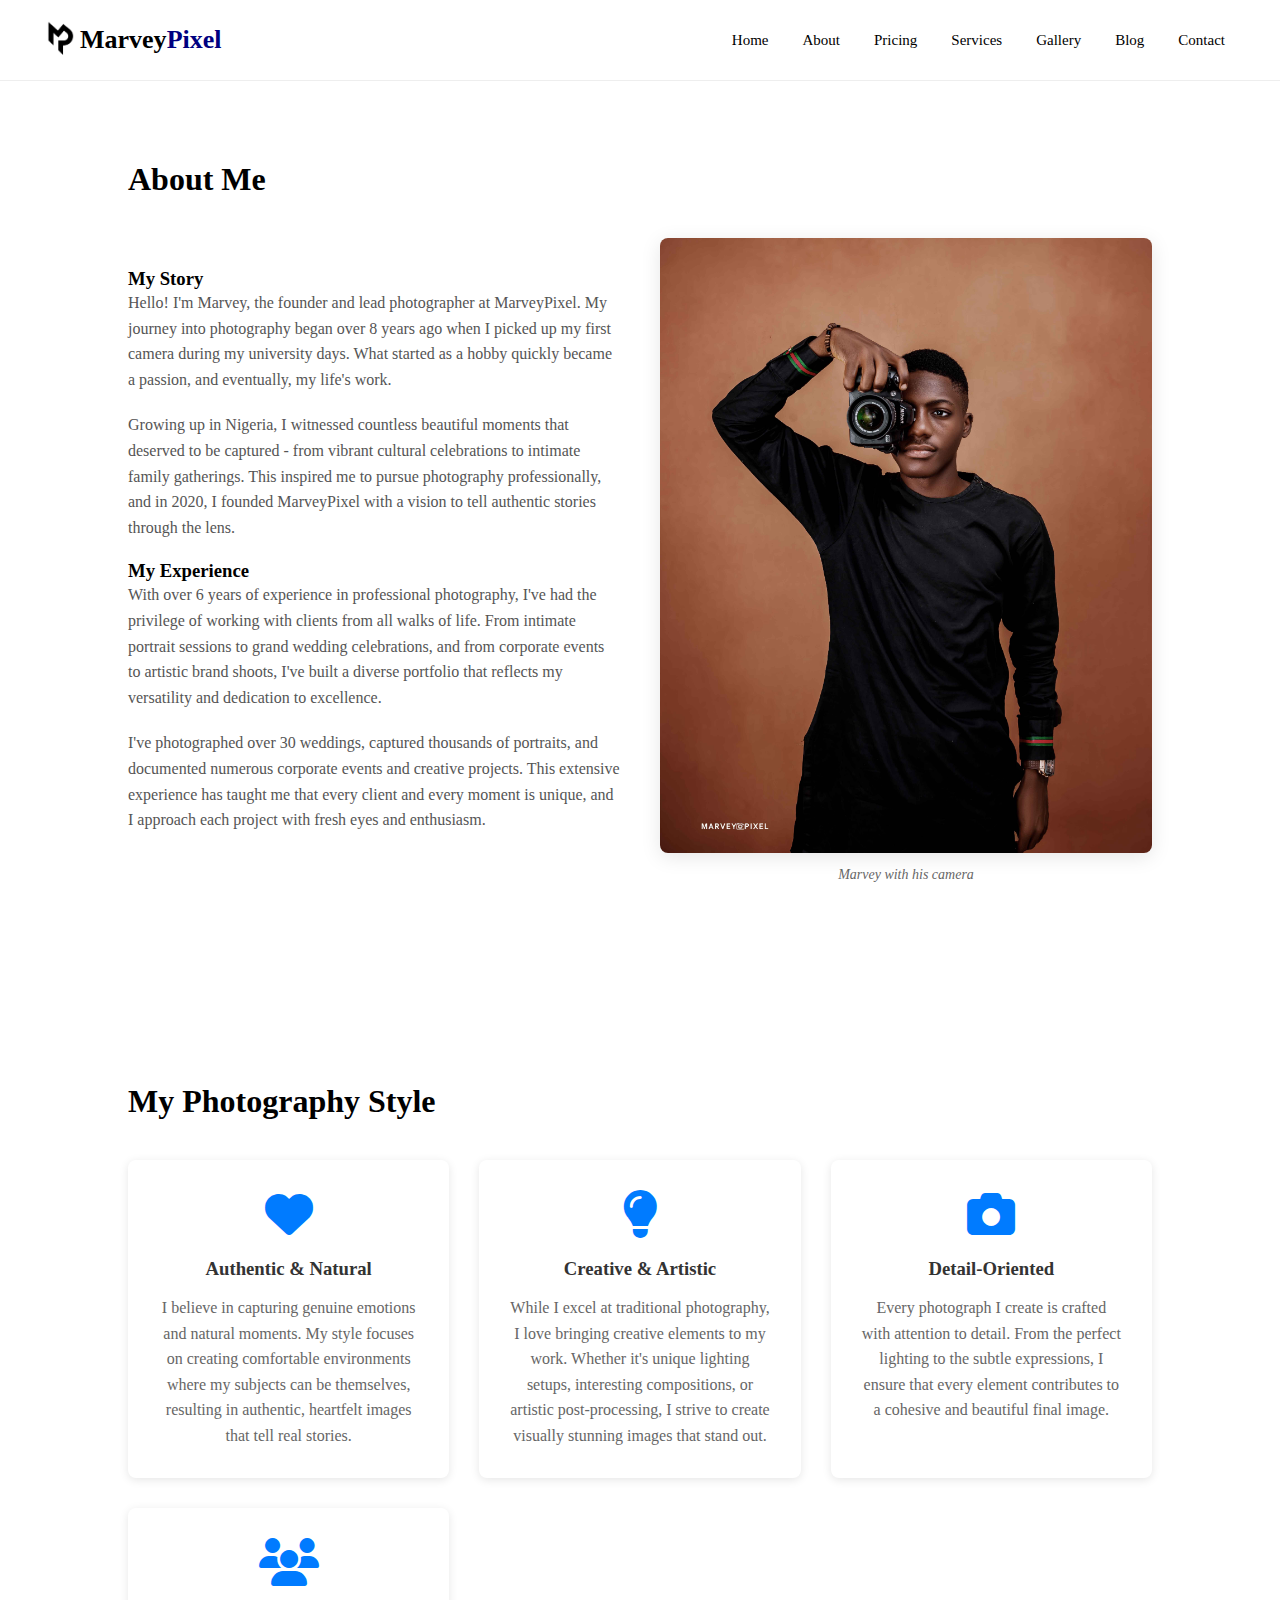
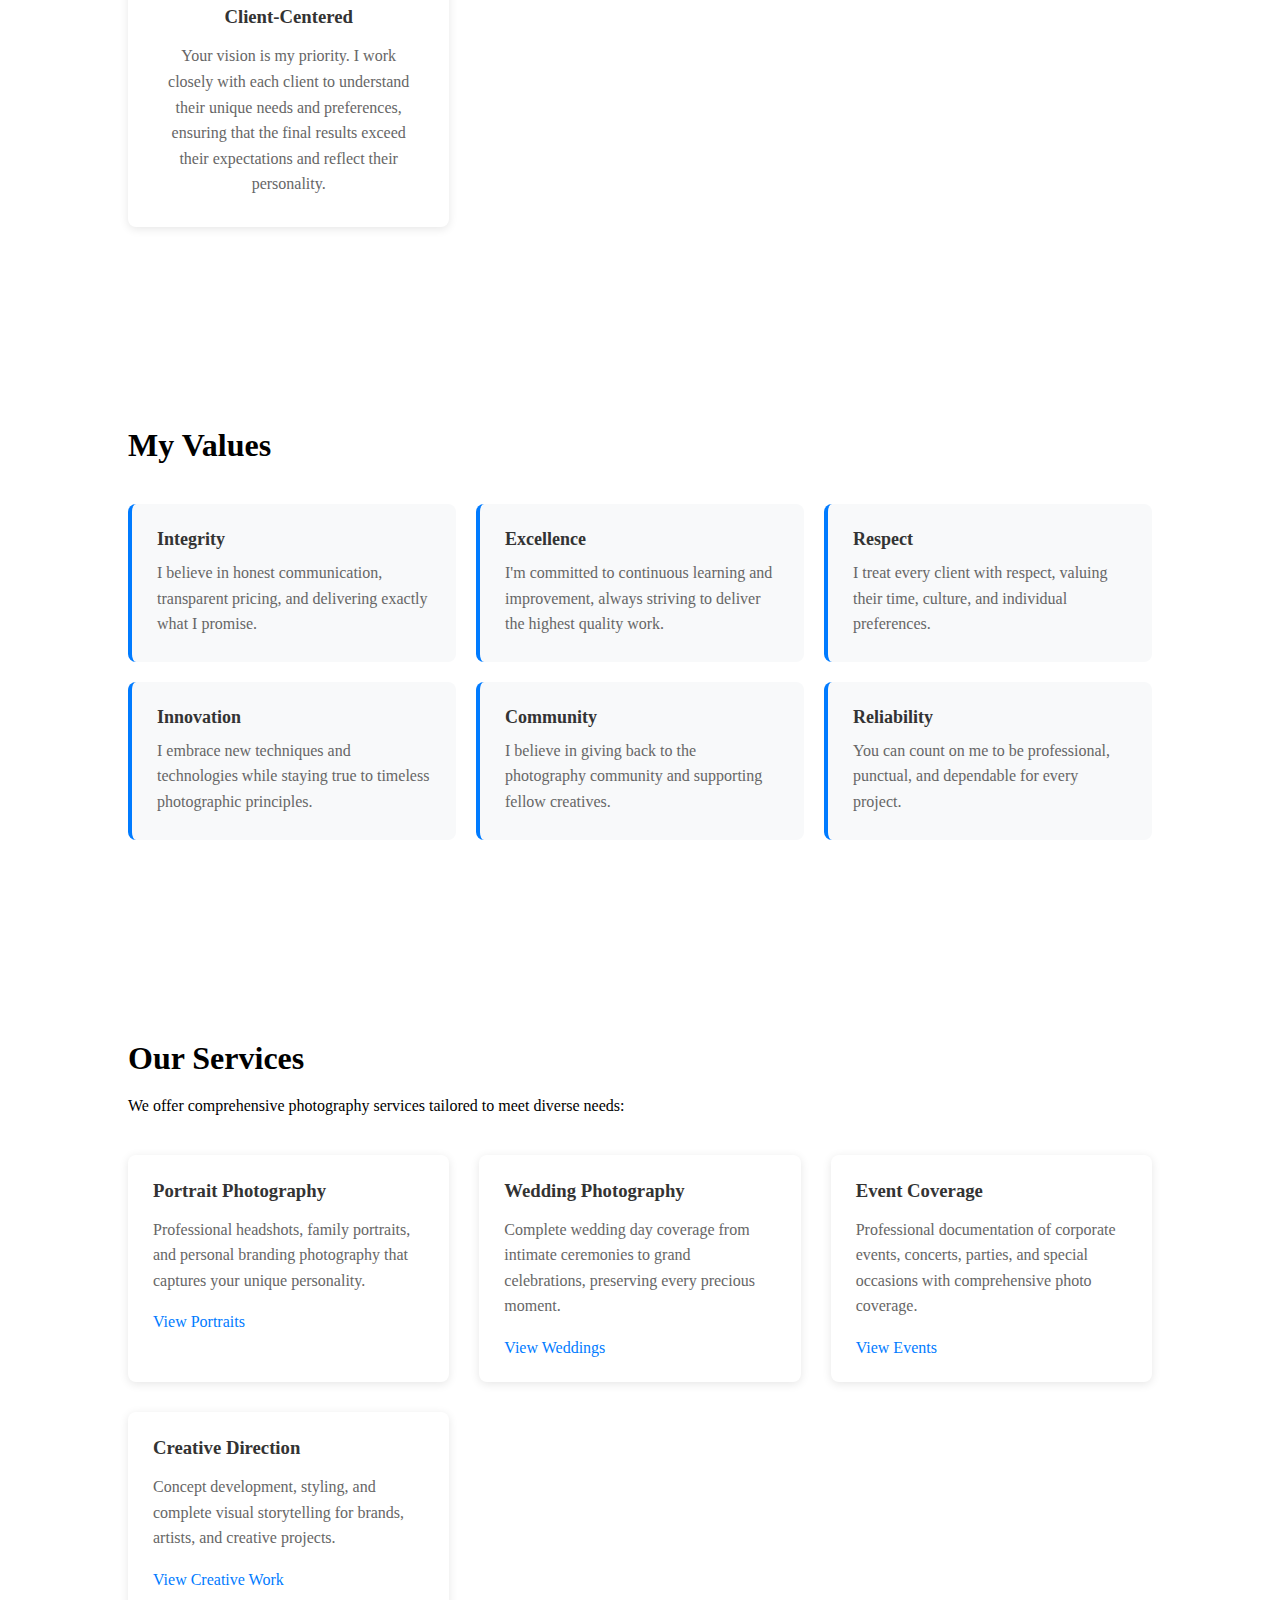
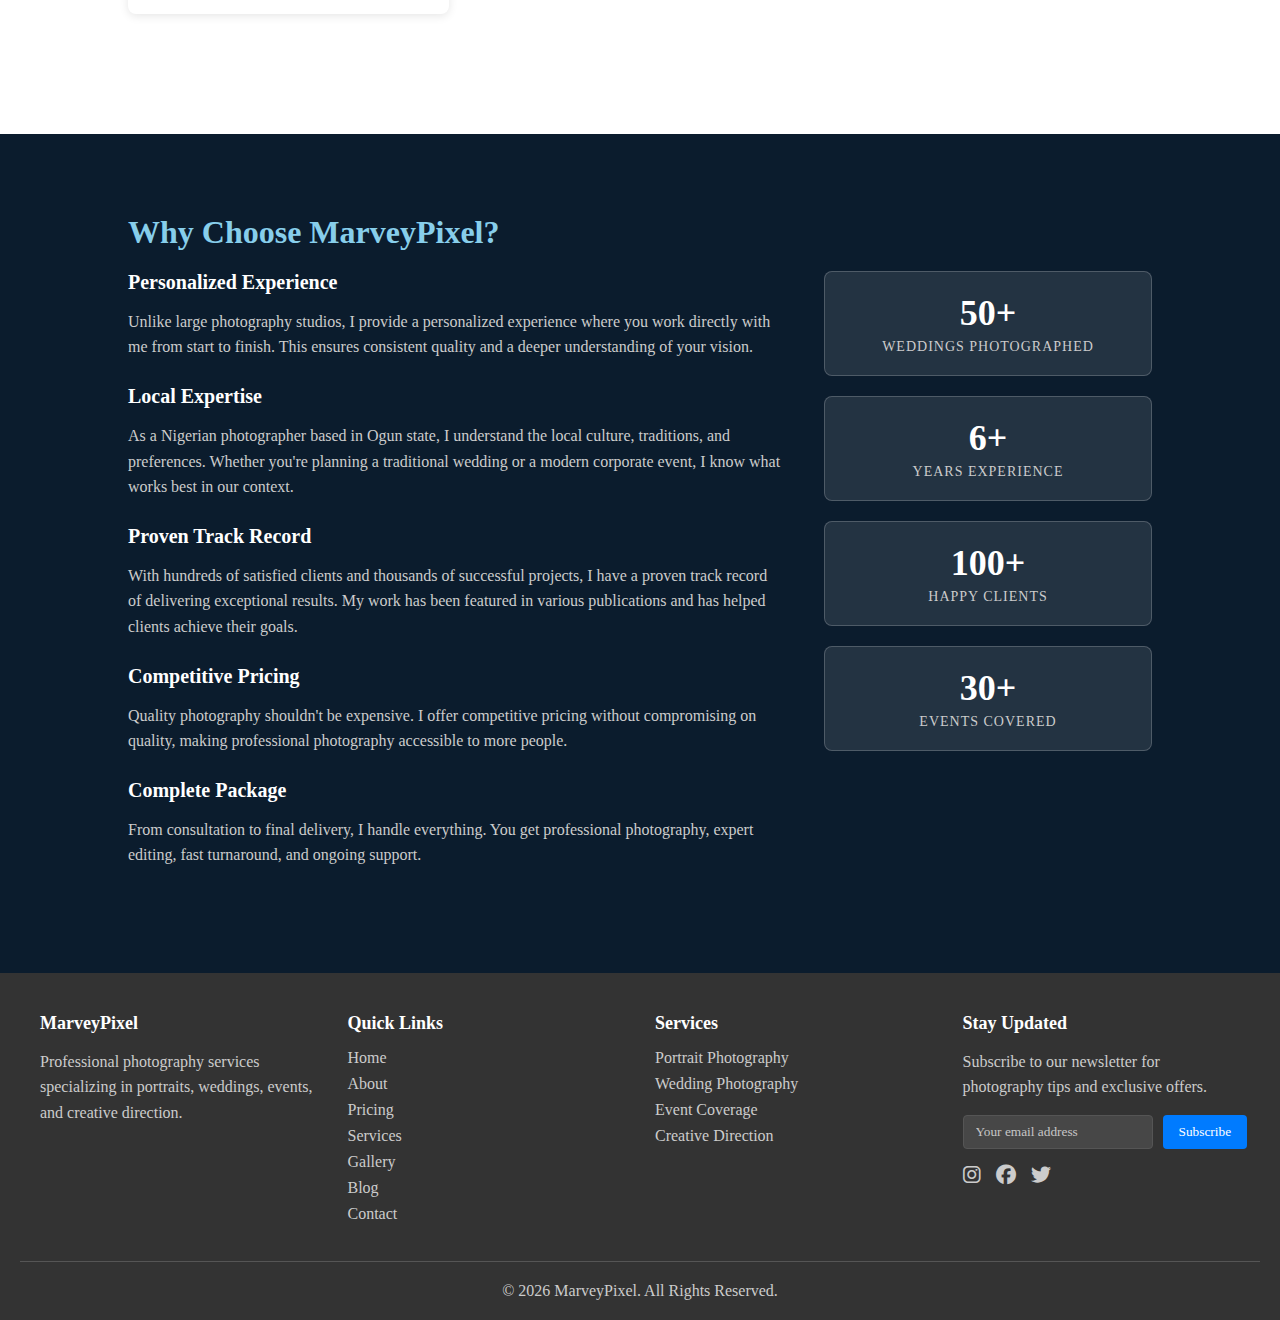
<file: Marveypixel/about.html>
<!DOCTYPE html>
<html lang="en">
  <head>
    <meta charset="UTF-8" />
    <meta name="viewport" content="width=device-width, initial-scale=1.0" />
    <meta
      name="description"
      content="About MarveyPixel - Professional photography studio specializing in portraits, weddings, events, and creative direction. Learn our story and approach to visual storytelling."
    />
    <meta
      name="keywords"
      content="about MarveyPixel, photography studio, professional photographer, visual storytelling, photography services, Lagos photographer"
    />
    <meta name="author" content="MarveyPixel" />
    <title>About Us | MarveyPixel</title>

    <!-- Favicon -->
    <link
      rel="icon"
      type="image/png"
      sizes="32x32"
      href="images/favicon-32x32.png"
    />
    <link
      rel="icon"
      type="image/png"
      sizes="16x16"
      href="images/favicon-16x16.png"
    />
    <link rel="shortcut icon" href="images/favicon.ico" />

    <link rel="stylesheet" href="style.css" />
    <script src="script.js" defer></script>
    <link
      href="https://cdnjs.cloudflare.com/ajax/libs/font-awesome/6.5.0/css/all.min.css"
      rel="stylesheet"
    />

    <!-- Structured Data for SEO -->
    <script type="application/ld+json">
      {
        "@context": "https://schema.org",
        "@type": "AboutPage",
        "name": "About Marvey - Professional Photographer",
        "description": "Learn about Marvey's photography journey, experience, style, and values. Professional photographer specializing in weddings, portraits, events, and creative direction.",
        "url": "https://marveypixel.com/about.html",
        "mainEntity": {
          "@type": "Person",
          "name": "Marvey",
          "jobTitle": "Professional Photographer",
          "description": "Founder and lead photographer at MarveyPixel with over 8 years of experience",
          "knowsAbout": [
            "Photography",
            "Wedding Photography",
            "Portrait Photography",
            "Event Coverage",
            "Creative Direction"
          ],
          "hasOccupation": {
            "@type": "Occupation",
            "name": "Professional Photographer",
            "occupationLocation": {
              "@type": "Country",
              "name": "Nigeria"
            }
          },
          "address": {
            "@type": "PostalAddress",
            "addressCountry": "Nigeria"
          },
          "contactPoint": {
            "@type": "ContactPoint",
            "telephone": "+2348143212398",
            "contactType": "customer service"
          }
        }
      }
    </script>
  </head>

  <body>
    <header>
      <div class="logo">
        <img src="images/Logo.png" alt="MarveyPixel Logo" />
        Marvey<span>Pixel</span>
      </div>

      <nav id="nav">
        <a href="index.html">Home</a>
        <a href="about.html">About</a>
        <a href="pricing.html">Pricing</a>
        <a href="index.html#services">Services</a>
        <a href="gallery.html">Gallery</a>
        <a href="blog.html">Blog</a>
        <a href="index.html#contact">Contact</a>
      </nav>

      <div class="hamburger" onclick="toggleMenu()">
        <i class="fas fa-bars"></i>
      </div>
    </header>

    <section class="section">
      <h2>About Me</h2>
      <div class="about-content">
        <div class="about-text">
          <h3>My Story</h3>
          <p>
            Hello! I'm Marvey, the founder and lead photographer at MarveyPixel.
            My journey into photography began over 8 years ago when I picked up
            my first camera during my university days. What started as a hobby
            quickly became a passion, and eventually, my life's work.
          </p>
          <p>
            Growing up in Nigeria, I witnessed countless beautiful moments that
            deserved to be captured - from vibrant cultural celebrations to
            intimate family gatherings. This inspired me to pursue photography
            professionally, and in 2020, I founded MarveyPixel with a vision to
            tell authentic stories through the lens.
          </p>

          <h3>My Experience</h3>
          <p>
            With over 6 years of experience in professional photography, I've
            had the privilege of working with clients from all walks of life.
            From intimate portrait sessions to grand wedding celebrations, and
            from corporate events to artistic brand shoots, I've built a diverse
            portfolio that reflects my versatility and dedication to excellence.
          </p>
          <p>
            I've photographed over 30 weddings, captured thousands of portraits,
            and documented numerous corporate events and creative projects. This
            extensive experience has taught me that every client and every
            moment is unique, and I approach each project with fresh eyes and
            enthusiasm.
          </p>
        </div>
        <div class="about-image">
          <img
            src="images/about.jpg"
            alt="Marvey - Founder & Lead Photographer"
          />
          <p class="image-caption">Marvey with his camera</p>
        </div>
      </div>
    </section>

    <section class="section">
      <h2>My Photography Style</h2>
      <div class="style-content">
        <div class="style-item">
          <i class="fas fa-heart"></i>
          <h3>Authentic & Natural</h3>
          <p>
            I believe in capturing genuine emotions and natural moments. My
            style focuses on creating comfortable environments where my subjects
            can be themselves, resulting in authentic, heartfelt images that
            tell real stories.
          </p>
        </div>
        <div class="style-item">
          <i class="fas fa-lightbulb"></i>
          <h3>Creative & Artistic</h3>
          <p>
            While I excel at traditional photography, I love bringing creative
            elements to my work. Whether it's unique lighting setups,
            interesting compositions, or artistic post-processing, I strive to
            create visually stunning images that stand out.
          </p>
        </div>
        <div class="style-item">
          <i class="fas fa-camera"></i>
          <h3>Detail-Oriented</h3>
          <p>
            Every photograph I create is crafted with attention to detail. From
            the perfect lighting to the subtle expressions, I ensure that every
            element contributes to a cohesive and beautiful final image.
          </p>
        </div>
        <div class="style-item">
          <i class="fas fa-users"></i>
          <h3>Client-Centered</h3>
          <p>
            Your vision is my priority. I work closely with each client to
            understand their unique needs and preferences, ensuring that the
            final results exceed their expectations and reflect their
            personality.
          </p>
        </div>
      </div>
    </section>

    <section class="section">
      <h2>My Values</h2>
      <div class="values-grid">
        <div class="value-item">
          <h4>Integrity</h4>
          <p>
            I believe in honest communication, transparent pricing, and
            delivering exactly what I promise.
          </p>
        </div>
        <div class="value-item">
          <h4>Excellence</h4>
          <p>
            I'm committed to continuous learning and improvement, always
            striving to deliver the highest quality work.
          </p>
        </div>
        <div class="value-item">
          <h4>Respect</h4>
          <p>
            I treat every client with respect, valuing their time, culture, and
            individual preferences.
          </p>
        </div>
        <div class="value-item">
          <h4>Innovation</h4>
          <p>
            I embrace new techniques and technologies while staying true to
            timeless photographic principles.
          </p>
        </div>
        <div class="value-item">
          <h4>Community</h4>
          <p>
            I believe in giving back to the photography community and supporting
            fellow creatives.
          </p>
        </div>
        <div class="value-item">
          <h4>Reliability</h4>
          <p>
            You can count on me to be professional, punctual, and dependable for
            every project.
          </p>
        </div>
      </div>
    </section>

    <section class="section">
      <h2>Our Services</h2>
      <p>
        We offer comprehensive photography services tailored to meet diverse
        needs:
      </p>
      <div class="services-overview">
        <div class="service-overview-item">
          <h3>Portrait Photography</h3>
          <p>
            Professional headshots, family portraits, and personal branding
            photography that captures your unique personality.
          </p>
          <a href="portrait.html">View Portraits</a>
        </div>
        <div class="service-overview-item">
          <h3>Wedding Photography</h3>
          <p>
            Complete wedding day coverage from intimate ceremonies to grand
            celebrations, preserving every precious moment.
          </p>
          <a href="wedding.html">View Weddings</a>
        </div>
        <div class="service-overview-item">
          <h3>Event Coverage</h3>
          <p>
            Professional documentation of corporate events, concerts, parties,
            and special occasions with comprehensive photo coverage.
          </p>
          <a href="events.html">View Events</a>
        </div>
        <div class="service-overview-item">
          <h3>Creative Direction</h3>
          <p>
            Concept development, styling, and complete visual storytelling for
            brands, artists, and creative projects.
          </p>
          <a href="creative.html">View Creative Work</a>
        </div>
      </div>
    </section>

    <section class="section dark">
      <h2>Why Choose MarveyPixel?</h2>
      <div class="why-choose-content">
        <div class="why-choose-text">
          <h3>Personalized Experience</h3>
          <p>
            Unlike large photography studios, I provide a personalized
            experience where you work directly with me from start to finish.
            This ensures consistent quality and a deeper understanding of your
            vision.
          </p>

          <h3>Local Expertise</h3>
          <p>
            As a Nigerian photographer based in Ogun state, I understand the
            local culture, traditions, and preferences. Whether you're planning
            a traditional wedding or a modern corporate event, I know what works
            best in our context.
          </p>

          <h3>Proven Track Record</h3>
          <p>
            With hundreds of satisfied clients and thousands of successful
            projects, I have a proven track record of delivering exceptional
            results. My work has been featured in various publications and has
            helped clients achieve their goals.
          </p>

          <h3>Competitive Pricing</h3>
          <p>
            Quality photography shouldn't be expensive. I offer competitive
            pricing without compromising on quality, making professional
            photography accessible to more people.
          </p>

          <h3>Complete Package</h3>
          <p>
            From consultation to final delivery, I handle everything. You get
            professional photography, expert editing, fast turnaround, and
            ongoing support.
          </p>
        </div>
        <div class="stats">
          <div class="stat">
            <div class="stat-number">50+</div>
            <div class="stat-label">Weddings Photographed</div>
          </div>
          <div class="stat">
            <div class="stat-number">6+</div>
            <div class="stat-label">Years Experience</div>
          </div>
          <div class="stat">
            <div class="stat-number">100+</div>
            <div class="stat-label">Happy Clients</div>
          </div>
          <div class="stat">
            <div class="stat-number">30+</div>
            <div class="stat-label">Events Covered</div>
          </div>
        </div>
      </div>
    </section>

    <footer>
      <div class="footer-content">
        <div class="footer-section">
          <h3>MarveyPixel</h3>
          <p>
            Professional photography services specializing in portraits,
            weddings, events, and creative direction.
          </p>
        </div>
        <div class="footer-section">
          <h3>Quick Links</h3>
          <ul>
            <li><a href="index.html">Home</a></li>
            <li><a href="about.html">About</a></li>
            <li><a href="pricing.html">Pricing</a></li>
            <li><a href="index.html#services">Services</a></li>
            <li><a href="gallery.html">Gallery</a></li>
            <li><a href="blog.html">Blog</a></li>
            <li><a href="index.html#contact">Contact</a></li>
          </ul>
        </div>
        <div class="footer-section">
          <h3>Services</h3>
          <ul>
            <li><a href="portrait.html">Portrait Photography</a></li>
            <li><a href="wedding.html">Wedding Photography</a></li>
            <li><a href="events.html">Event Coverage</a></li>
            <li><a href="creative.html">Creative Direction</a></li>
          </ul>
        </div>
        <div class="footer-section">
          <h3>Stay Updated</h3>
          <p>
            Subscribe to our newsletter for photography tips and exclusive
            offers.
          </p>
          <form class="newsletter-form">
            <input type="email" placeholder="Your email address" required />
            <button type="submit">Subscribe</button>
          </form>
          <div class="footer-icons">
            <a
              href="https://www.instagram.com/marveypixel_/"
              aria-label="Instagram"
              ><i class="fab fa-instagram"></i
            ></a>
            <a href="https://facebook.com/marveypixel" aria-label="Facebook"
              ><i class="fab fa-facebook"></i
            ></a>
            <a href="https://twitter.com/marveyboy01" aria-label="Twitter"
              ><i class="fab fa-twitter"></i
            ></a>
          </div>
        </div>
      </div>
      <div class="footer-bottom">
        <p>© 2026 MarveyPixel. All Rights Reserved.</p>
      </div>
    </footer>
  </body>
</html>
</file>
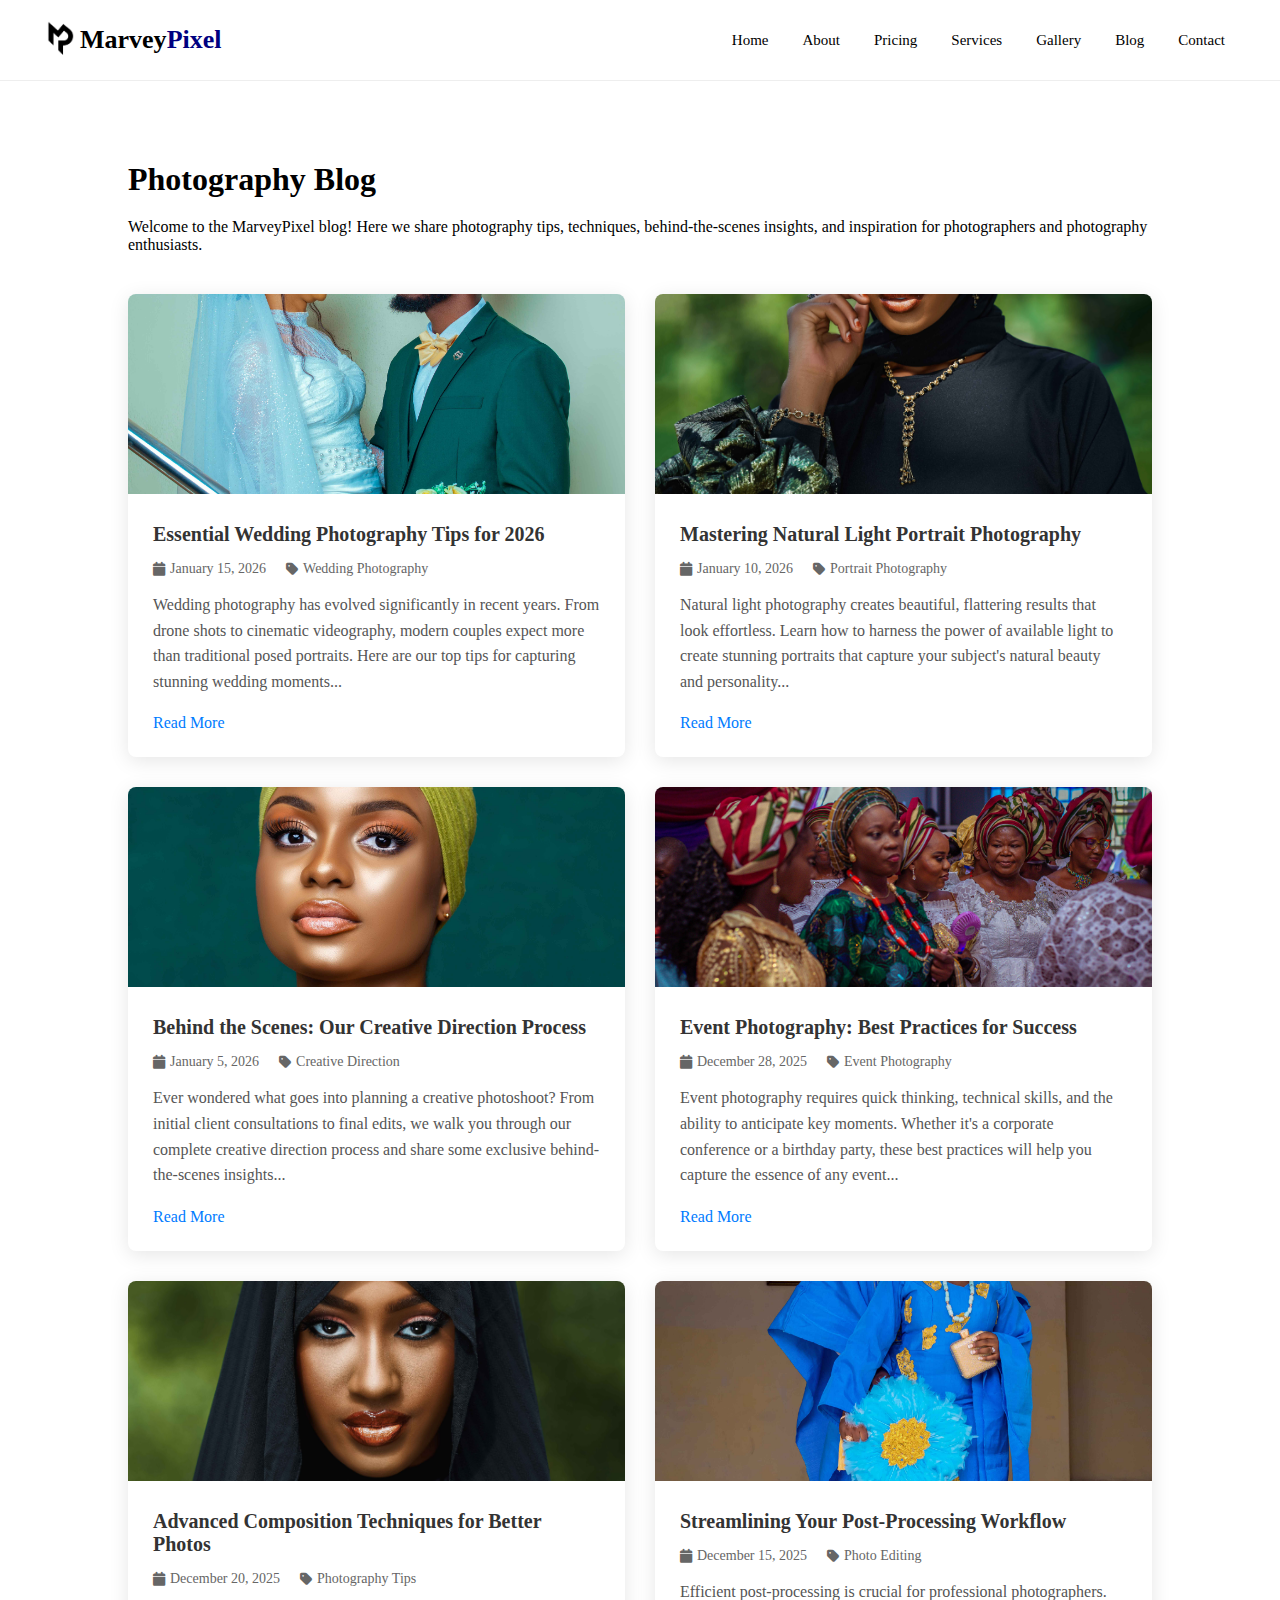
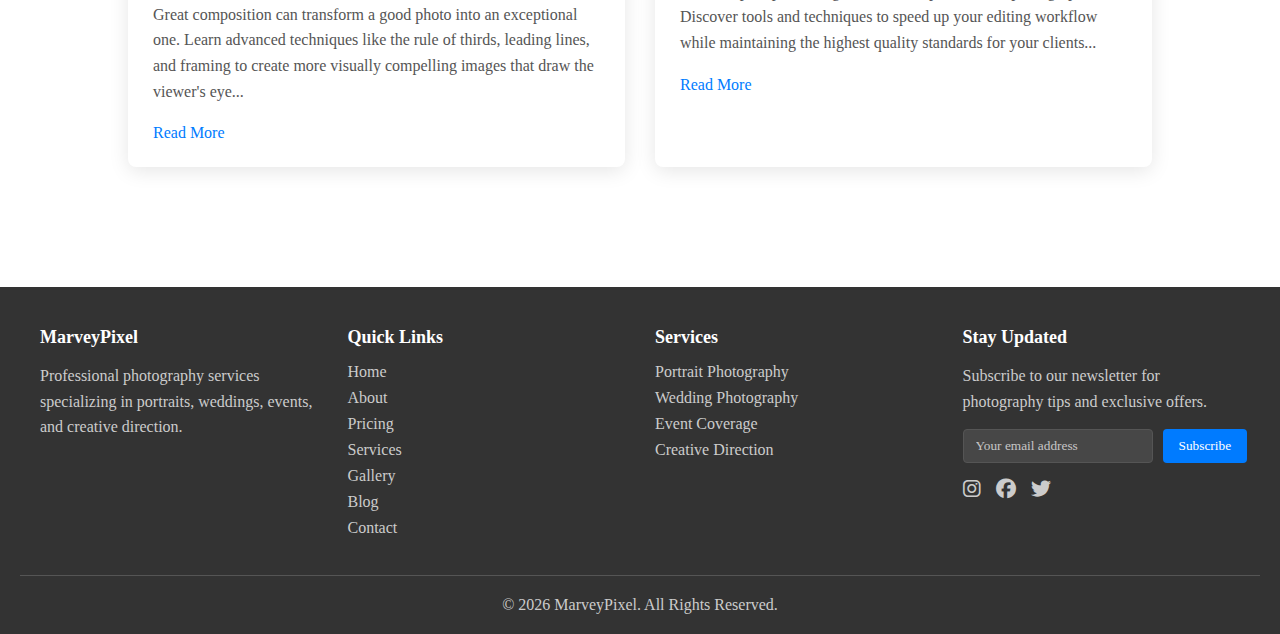
<file: Marveypixel/blog.html>
<!DOCTYPE html>
<html lang="en">
  <head>
    <meta charset="UTF-8" />
    <meta name="viewport" content="width=device-width, initial-scale=1.0" />
    <meta
      name="description"
      content="Photography blog by MarveyPixel. Tips, techniques, behind-the-scenes insights, and photography inspiration for professionals and enthusiasts."
    />
    <meta
      name="keywords"
      content="photography blog, photography tips, wedding photography tips, portrait photography, photography techniques, MarveyPixel blog"
    />
    <meta name="author" content="MarveyPixel" />
    <title>Blog | MarveyPixel</title>

    <!-- Favicon -->
    <link
      rel="icon"
      type="image/png"
      sizes="32x32"
      href="images/favicon-32x32.png"
    />
    <link
      rel="icon"
      type="image/png"
      sizes="16x16"
      href="images/favicon-16x16.png"
    />
    <link rel="shortcut icon" href="images/favicon.ico" />

    <link rel="stylesheet" href="style.css" />
    <script src="script.js" defer></script>
    <link
      href="https://cdnjs.cloudflare.com/ajax/libs/font-awesome/6.5.0/css/all.min.css"
      rel="stylesheet"
    />

    <!-- Structured Data for SEO -->
    <script type="application/ld+json">
      {
        "@context": "https://schema.org",
        "@type": "Blog",
        "name": "MarveyPixel Photography Blog",
        "description": "Photography tips, techniques, and behind-the-scenes insights",
        "url": "https://marveypixel.com/blog.html",
        "publisher": {
          "@type": "Organization",
          "name": "MarveyPixel"
        }
      }
    </script>
  </head>

  <body>
    <header>
      <div class="logo">
        <img src="images/Logo.png" alt="MarveyPixel Logo" />
        Marvey<span>Pixel</span>
      </div>

      <nav id="nav">
        <a href="index.html">Home</a>
        <a href="about.html">About</a>
        <a href="pricing.html">Pricing</a>
        <a href="index.html#services">Services</a>
        <a href="gallery.html">Gallery</a>
        <a href="blog.html">Blog</a>
        <a href="index.html#contact">Contact</a>
      </nav>

      <div class="hamburger" onclick="toggleMenu()">
        <i class="fas fa-bars"></i>
      </div>
    </header>

    <section class="section">
      <h2>Photography Blog</h2>
      <p>
        Welcome to the MarveyPixel blog! Here we share photography tips,
        techniques, behind-the-scenes insights, and inspiration for
        photographers and photography enthusiasts.
      </p>

      <div class="blog-grid">
        <article class="blog-post">
          <div class="blog-image">
            <img src="images/wedding 1.jpg" alt="Wedding Photography Tips" />
          </div>
          <div class="blog-content">
            <h3>Essential Wedding Photography Tips for 2026</h3>
            <div class="blog-meta">
              <span><i class="fas fa-calendar"></i> January 15, 2026</span>
              <span><i class="fas fa-tag"></i> Wedding Photography</span>
            </div>
            <p>
              Wedding photography has evolved significantly in recent years.
              From drone shots to cinematic videography, modern couples expect
              more than traditional posed portraits. Here are our top tips for
              capturing stunning wedding moments...
            </p>
            <a href="#" class="read-more">Read More</a>
          </div>
        </article>

        <article class="blog-post">
          <div class="blog-image">
            <img
              src="images/portrait 1.jpg"
              alt="Natural Light Portrait Photography"
            />
          </div>
          <div class="blog-content">
            <h3>Mastering Natural Light Portrait Photography</h3>
            <div class="blog-meta">
              <span><i class="fas fa-calendar"></i> January 10, 2026</span>
              <span><i class="fas fa-tag"></i> Portrait Photography</span>
            </div>
            <p>
              Natural light photography creates beautiful, flattering results
              that look effortless. Learn how to harness the power of available
              light to create stunning portraits that capture your subject's
              natural beauty and personality...
            </p>
            <a href="#" class="read-more">Read More</a>
          </div>
        </article>

        <article class="blog-post">
          <div class="blog-image">
            <img
              src="images/creative 1.jpg"
              alt="Behind the Scenes: Creative Direction Process"
            />
          </div>
          <div class="blog-content">
            <h3>Behind the Scenes: Our Creative Direction Process</h3>
            <div class="blog-meta">
              <span><i class="fas fa-calendar"></i> January 5, 2026</span>
              <span><i class="fas fa-tag"></i> Creative Direction</span>
            </div>
            <p>
              Ever wondered what goes into planning a creative photoshoot? From
              initial client consultations to final edits, we walk you through
              our complete creative direction process and share some exclusive
              behind-the-scenes insights...
            </p>
            <a href="#" class="read-more">Read More</a>
          </div>
        </article>

        <article class="blog-post">
          <div class="blog-image">
            <img
              src="images/event 1.jpg"
              alt="Event Photography Best Practices"
            />
          </div>
          <div class="blog-content">
            <h3>Event Photography: Best Practices for Success</h3>
            <div class="blog-meta">
              <span><i class="fas fa-calendar"></i> December 28, 2025</span>
              <span><i class="fas fa-tag"></i> Event Photography</span>
            </div>
            <p>
              Event photography requires quick thinking, technical skills, and
              the ability to anticipate key moments. Whether it's a corporate
              conference or a birthday party, these best practices will help you
              capture the essence of any event...
            </p>
            <a href="#" class="read-more">Read More</a>
          </div>
        </article>

        <article class="blog-post">
          <div class="blog-image">
            <img src="images/portrait 2.jpg" alt="Composition Techniques" />
          </div>
          <div class="blog-content">
            <h3>Advanced Composition Techniques for Better Photos</h3>
            <div class="blog-meta">
              <span><i class="fas fa-calendar"></i> December 20, 2025</span>
              <span><i class="fas fa-tag"></i> Photography Tips</span>
            </div>
            <p>
              Great composition can transform a good photo into an exceptional
              one. Learn advanced techniques like the rule of thirds, leading
              lines, and framing to create more visually compelling images that
              draw the viewer's eye...
            </p>
            <a href="#" class="read-more">Read More</a>
          </div>
        </article>

        <article class="blog-post">
          <div class="blog-image">
            <img src="images/wedding 2.jpg" alt="Post-Processing Workflow" />
          </div>
          <div class="blog-content">
            <h3>Streamlining Your Post-Processing Workflow</h3>
            <div class="blog-meta">
              <span><i class="fas fa-calendar"></i> December 15, 2025</span>
              <span><i class="fas fa-tag"></i> Photo Editing</span>
            </div>
            <p>
              Efficient post-processing is crucial for professional
              photographers. Discover tools and techniques to speed up your
              editing workflow while maintaining the highest quality standards
              for your clients...
            </p>
            <a href="#" class="read-more">Read More</a>
          </div>
        </article>
      </div>
    </section>

    <footer>
      <div class="footer-content">
        <div class="footer-section">
          <h3>MarveyPixel</h3>
          <p>
            Professional photography services specializing in portraits,
            weddings, events, and creative direction.
          </p>
        </div>
        <div class="footer-section">
          <h3>Quick Links</h3>
          <ul>
            <li><a href="index.html">Home</a></li>
            <li><a href="about.html">About</a></li>
            <li><a href="pricing.html">Pricing</a></li>
            <li><a href="index.html#services">Services</a></li>
            <li><a href="gallery.html">Gallery</a></li>
            <li><a href="blog.html">Blog</a></li>
            <li><a href="index.html#contact">Contact</a></li>
          </ul>
        </div>
        <div class="footer-section">
          <h3>Services</h3>
          <ul>
            <li><a href="portrait.html">Portrait Photography</a></li>
            <li><a href="wedding.html">Wedding Photography</a></li>
            <li><a href="events.html">Event Coverage</a></li>
            <li><a href="creative.html">Creative Direction</a></li>
          </ul>
        </div>
        <div class="footer-section">
          <h3>Stay Updated</h3>
          <p>
            Subscribe to our newsletter for photography tips and exclusive
            offers.
          </p>
          <form class="newsletter-form">
            <input type="email" placeholder="Your email address" required />
            <button type="submit">Subscribe</button>
          </form>
          <div class="footer-icons">
            <a
              href="https://www.instagram.com/marveypixel_/"
              aria-label="Instagram"
              ><i class="fab fa-instagram"></i
            ></a>
            <a href="https://facebook.com/marveypixel" aria-label="Facebook"
              ><i class="fab fa-facebook"></i
            ></a>
            <a href="https://twitter.com/marveyboy01" aria-label="Twitter"
              ><i class="fab fa-twitter"></i
            ></a>
          </div>
        </div>
      </div>
      <div class="footer-bottom">
        <p>© 2026 MarveyPixel. All Rights Reserved.</p>
      </div>
    </footer>
  </body>
</html>
</file>
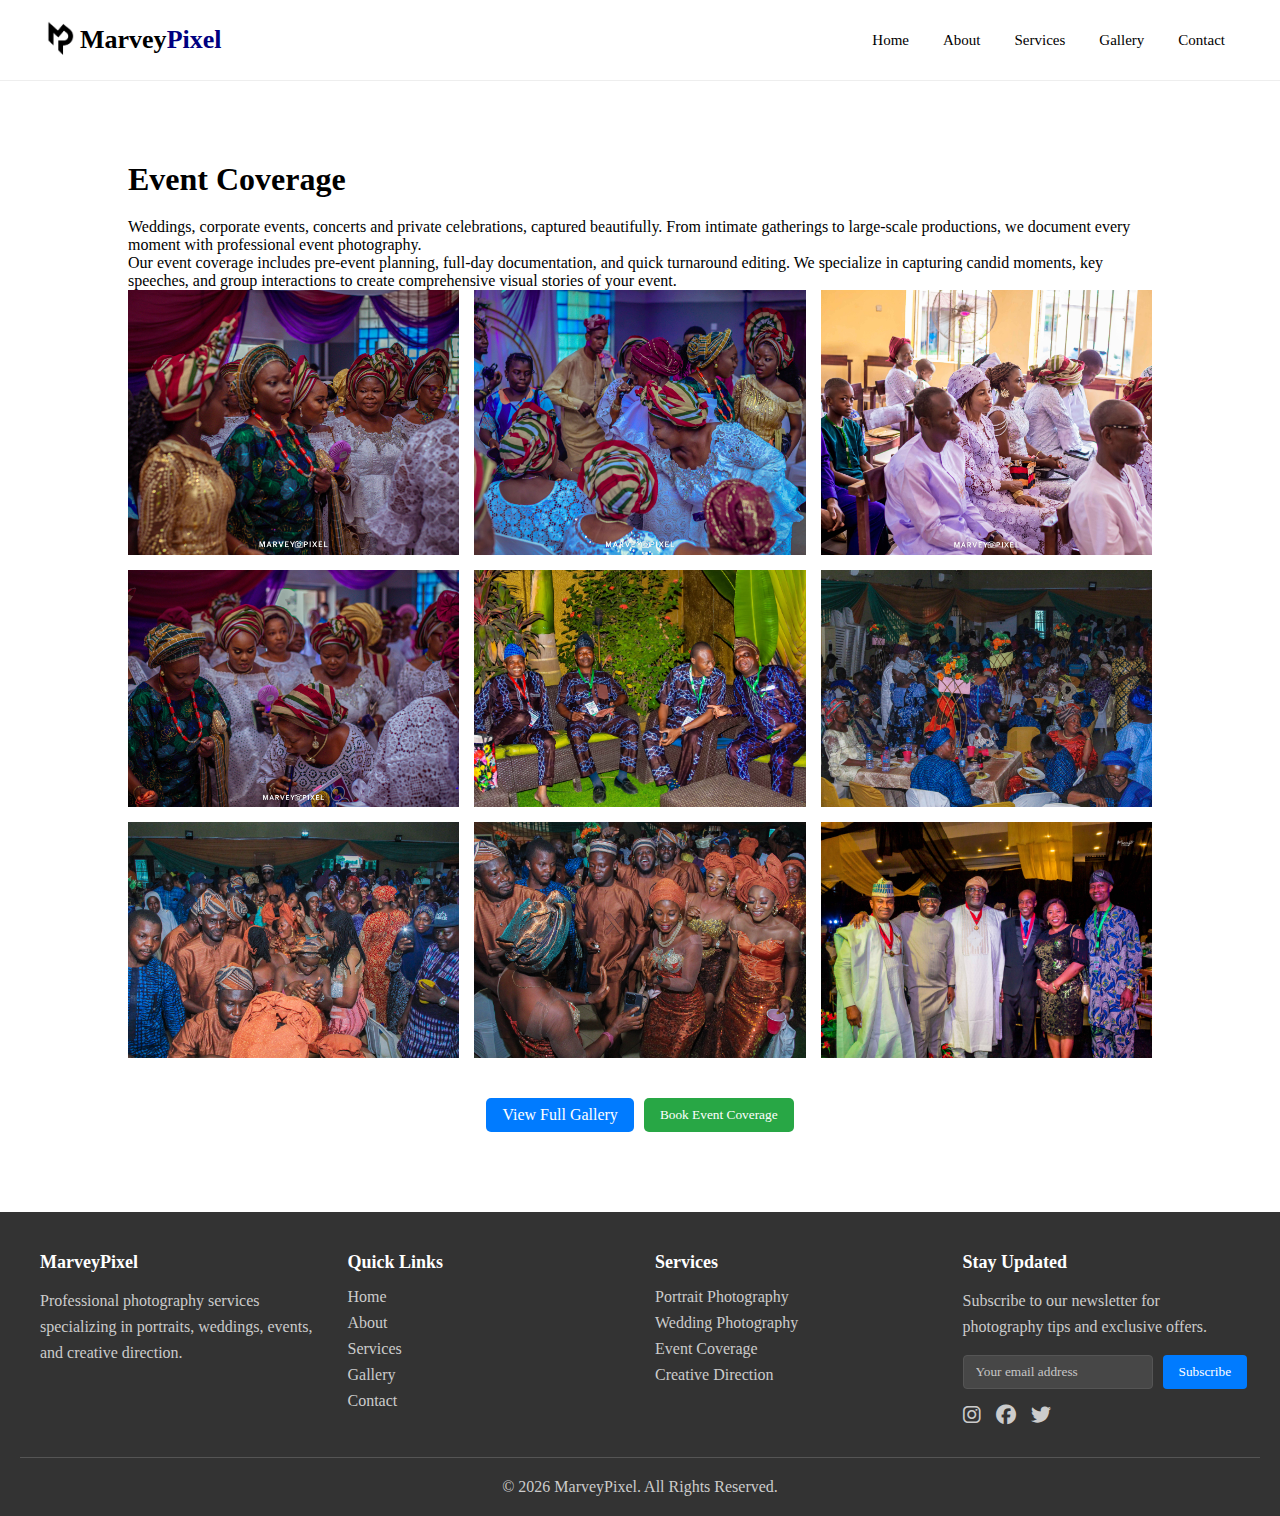
<file: Marveypixel/events.html>
<!DOCTYPE html>
<html lang="en">
  <head>
    <meta charset="UTF-8" />
    <meta name="viewport" content="width=device-width, initial-scale=1.0" />
    <meta
      name="description"
      content="Professional event photography by MarveyPixel. Corporate events, concerts, parties, and celebrations captured beautifully in Nigeria."
    />
    <meta
      name="keywords"
      content="event photography, corporate photography, party photos, concert photography, event photographer Nigeria, MarveyPixel events"
    />
    <meta name="author" content="MarveyPixel" />
    <title>Event Photography | MarveyPixel</title>

    <!-- Favicon -->
    <link
      rel="icon"
      type="image/png"
      sizes="32x32"
      href="images/favicon-32x32.png"
    />
    <link
      rel="icon"
      type="image/png"
      sizes="16x16"
      href="images/favicon-16x16.png"
    />
    <link rel="shortcut icon" href="images/favicon.ico" />

    <link rel="stylesheet" href="style.css" />
    <script src="script.js" defer></script>
    <link
      href="https://cdnjs.cloudflare.com/ajax/libs/font-awesome/6.5.0/css/all.min.css"
      rel="stylesheet"
    />
  </head>

  <body>
    <header>
      <div class="logo">
        <img src="images/Logo.png" alt="MarveyPixel Logo" />
        Marvey<span>Pixel</span>
      </div>

      <nav id="nav">
        <a href="index.html">Home</a>
        <a href="index.html#about">About</a>
        <a href="index.html#services">Services</a>
        <a href="gallery.html">Gallery</a>
        <a href="index.html#contact">Contact</a>
      </nav>

      <div class="hamburger" onclick="toggleMenu()">
        <i class="fas fa-bars"></i>
      </div>
    </header>

    <section class="section">
      <h2>Event Coverage</h2>
      <p>
        Weddings, corporate events, concerts and private celebrations, captured
        beautifully. From intimate gatherings to large-scale productions, we
        document every moment with professional event photography.
      </p>
      <p>
        Our event coverage includes pre-event planning, full-day documentation,
        and quick turnaround editing. We specialize in capturing candid moments,
        key speeches, and group interactions to create comprehensive visual
        stories of your event.
      </p>

      <div class="gallery">
        <img
          src="images/event 1.jpg"
          loading="lazy"
          onclick="openLightbox(this)"
        />
        <img
          src="images/event 2.jpg"
          loading="lazy"
          onclick="openLightbox(this)"
        />
        <img
          src="images/event 3.jpg"
          loading="lazy"
          onclick="openLightbox(this)"
        />
        <img
          src="images/event 4.jpg"
          loading="lazy"
          onclick="openLightbox(this)"
        />
        <img
          src="images/event 5.jpg"
          loading="lazy"
          onclick="openLightbox(this)"
        />
        <img
          src="images/event 6.jpg"
          loading="lazy"
          onclick="openLightbox(this)"
        />
        <img
          src="images/event 7.jpg"
          loading="lazy"
          onclick="openLightbox(this)"
        />
        <img
          src="images/event 8.jpg"
          loading="lazy"
          onclick="openLightbox(this)"
        />
        <img
          src="images/event 9.jpg"
          loading="lazy"
          onclick="openLightbox(this)"
        />
      </div>

      <div
        class="service-buttons"
        style="justify-content: center; margin-top: 40px"
      >
        <a href="gallery.html">View Full Gallery</a>
        <button onclick="bookService('Event')">Book Event Coverage</button>
      </div>
    </section>

    <!-- LIGHTBOX -->
    <div id="lightbox">
      <span onclick="closeLightbox()">×</span>
      <img id="lightbox-img" />
    </div>

    <footer>
      <div class="footer-content">
        <div class="footer-section">
          <h3>MarveyPixel</h3>
          <p>
            Professional photography services specializing in portraits,
            weddings, events, and creative direction.
          </p>
        </div>
        <div class="footer-section">
          <h3>Quick Links</h3>
          <ul>
            <li><a href="index.html">Home</a></li>
            <li><a href="index.html#about">About</a></li>
            <li><a href="index.html#services">Services</a></li>
            <li><a href="gallery.html">Gallery</a></li>
            <li><a href="index.html#contact">Contact</a></li>
          </ul>
        </div>
        <div class="footer-section">
          <h3>Services</h3>
          <ul>
            <li><a href="portrait.html">Portrait Photography</a></li>
            <li><a href="wedding.html">Wedding Photography</a></li>
            <li><a href="events.html">Event Coverage</a></li>
            <li><a href="creative.html">Creative Direction</a></li>
          </ul>
        </div>
        <div class="footer-section">
          <h3>Stay Updated</h3>
          <p>
            Subscribe to our newsletter for photography tips and exclusive
            offers.
          </p>
          <form class="newsletter-form">
            <input type="email" placeholder="Your email address" required />
            <button type="submit">Subscribe</button>
          </form>
          <div class="footer-icons">
            <a
              href="https://www.instagram.com/marveypixel_/"
              aria-label="Instagram"
              ><i class="fab fa-instagram"></i
            ></a>
            <a href="https://facebook.com/marveypixel" aria-label="Facebook"
              ><i class="fab fa-facebook"></i
            ></a>
            <a href="https://twitter.com/marveyboy01" aria-label="Twitter"
              ><i class="fab fa-twitter"></i
            ></a>
          </div>
        </div>
      </div>
      <div class="footer-bottom">
        <p>© 2026 MarveyPixel. All Rights Reserved.</p>
      </div>
    </footer>
  </body>
</html>
</file>
<file: style.css>
* {
    margin: 0;
    padding: 0;
    box-sizing: border-box;
    font-family: "Segoe UI", sans-serif;
}

body {
    background: white;
    color: black;
}

/* HEADER */
header {
    display: flex;
    justify-content: space-between;
    align-items: center;
    padding: 20px 40px;
    border-bottom: 1px solid #eee;
}

.logo {
    display: flex;
    align-items: center;
    gap: 10px;
    font-size: 26px;
    font-weight: bold;
}

.logo img {
    height: 40px;
    width: auto;
}

.logo span {
    color: navy;
}

nav a {
    margin: 0 15px;
    text-decoration: none;
    color: black;
    font-size: 15px;
}

.hamburger {
    display: none;
    font-size: 22px;
    cursor: pointer;
}

/* HERO */
.hero {
    height: 80vh;
    display: flex;
    flex-direction: column;
    justify-content: center;
    align-items: center;
    text-align: center;
    background-image: url('images/wedding 1.jpg');
    background-size: cover;
    background-position: center;
    color: white;
}

.hero h1 {
    font-size: 48px;
}

.hero p {
    margin-top: 10px;
    font-size: 18px;
}

/* SECTIONS */
.section {
    padding: 80px 10%;
}

.section h2 {
    margin-bottom: 20px;
    font-size: 32px;
}

/* PHOTO GRID */
.photo-grid {
    display: grid;
    grid-template-columns: repeat(auto-fit, minmax(250px, 1fr));
    gap: 20px;
}

.photo-grid img {
    width: 100%;
    height: 200px;
    object-fit: cover;
    border-radius: 8px;
    transition: transform 0.3s ease;
}

.photo-grid img:hover {
    transform: scale(1.05);
}

/* DARK SECTIONS */
.dark {
    background: #0b1c2d;
    color: skyblue;
}

/* SERVICES */
.services {
    display: grid;
    grid-template-columns: repeat(auto-fit, minmax(250px, 1fr));
    gap: 20px;
}

.service-item {
    background: white;
    padding: 20px;
    border-radius: 8px;
    box-shadow: 0 2px 10px rgba(0,0,0,0.1);
    text-align: center;
}

.service-item h3 {
    margin-bottom: 10px;
    color: #333;
}

.service-item p {
    margin-bottom: 15px;
    color: #666;
    font-size: 14px;
}

.service-buttons {
    display: flex;
    gap: 10px;
    justify-content: center;
}

.service-buttons a,
.service-buttons button {
    padding: 8px 16px;
    border: none;
    border-radius: 5px;
    text-decoration: none;
    font-weight: 500;
    cursor: pointer;
    transition: background 0.3s;
}

.service-buttons a {
    background: #007bff;
    color: white;
}

.service-buttons a:hover {
    background: #0056b3;
}

.service-buttons button {
    background: #28a745;
    color: white;
}

.service-buttons button:hover {
    background: #218838;
}
.contact-icons {
    margin-top: 20px;
    display: flex;
    justify-content: center;
    gap: 20px;
}

.contact-icons a {
    color: skyblue;
    font-size: 22px;
}

/* GALLERY */
.gallery {
    display: grid;
    grid-template-columns: repeat(auto-fit, minmax(250px, 1fr));
    gap: 15px;
}

.gallery img {
    width: 100%;
    height: 100%;
    object-fit: cover;
}

/* FILTER BUTTONS */
.filter-buttons {
    display: flex;
    justify-content: center;
    gap: 10px;
    margin-bottom: 20px;
}

.filter-buttons button {
    padding: 10px 20px;
    background: #007bff;
    color: white;
    border: none;
    border-radius: 5px;
    cursor: pointer;
    font-size: 16px;
}

.filter-buttons button:hover {
    background: #0056b3;
}

/* LIGHTBOX */
#lightbox {
    display: none;
    position: fixed;
    top: 0;
    left: 0;
    width: 100%;
    height: 100%;
    background: rgba(0, 0, 0, 0.8);
    justify-content: center;
    align-items: center;
    z-index: 1000;
}

#lightbox span {
    position: absolute;
    top: 20px;
    right: 30px;
    color: white;
    font-size: 40px;
    cursor: pointer;
}

#lightbox-img {
    max-width: 90%;
    max-height: 90%;
}

/* FOOTER */
footer {
    background: rgb(255, 254, 254);
    color: rgb(0, 0, 0);
    padding: 40px 20px;
    text-align: center;
}

.footer-icons a {
    color: skyblue;
    margin: 0 10px;
    font-size: 20px;
}

/* MOBILE */
@media (max-width: 768px) {
    header {
        padding: 15px 20px;
    }

    .logo {
        font-size: 20px;
    }

    .logo img {
        height: 30px;
    }

    nav {
        position: absolute;
        top: 60px;
        right: 0;
        background: white;
        display: none;
        flex-direction: column;
        width: 200px;
        box-shadow: 0 2px 10px rgba(0,0,0,0.1);
    }

    nav a {
        padding: 15px;
        border-bottom: 1px solid #eee;
    }

    .hamburger {
        display: block;
    }

    .hero {
        height: 60vh;
        padding: 20px;
    }

    .hero h1 {
        font-size: 32px;
    }

    .hero p {
        font-size: 16px;
    }

    .section {
        padding: 40px 5%;
    }

    .section h2 {
        font-size: 24px;
    }

    .photo-grid {
        grid-template-columns: repeat(auto-fit, minmax(200px, 1fr));
        gap: 15px;
    }

    .gallery {
        grid-template-columns: repeat(auto-fit, minmax(200px, 1fr));
        gap: 10px;
    }

    .services {
        display: flex;
        flex-direction: column;
        gap: 15px;
    }

    .services a {
        padding: 20px;
    }

    .filter-buttons {
        flex-wrap: wrap;
        justify-content: center;
    }

    .filter-buttons button {
        padding: 8px 16px;
        font-size: 14px;
    }
}
</file>
<file: Marveypixel/style.css>
* {
    margin: 0;
    padding: 0;
    box-sizing: border-box;
    font-family: "Century Gothic", Century-Gothic;
}

body {
    background: white;
    color: black;
}

/* HEADER */
header {
    display: flex;
    justify-content: space-between;
    align-items: center;
    padding: 20px 40px;
    border-bottom: 1px solid #eee;
}

.logo {
    display: flex;
    align-items: center;
    font-size: 26px;
    font-weight: bold;
}

.logo img {
    height: 40px;
    width: auto;
}

.logo span {
    color: navy;
}

nav a {
    margin: 0 15px;
    text-decoration: none;
    color: black;
    font-size: 15px;
}

.hamburger {
    display: none;
    font-size: 22px;
    cursor: pointer;
}

/* HERO */
.hero {
    height: 80vh;
    display: flex;
    flex-direction: column;
    justify-content: center;
    align-items: center;
    text-align: center;
    background-image: url('images/hero.jpg');
    background-size: cover;
    background-position: center;
    color: white;
}

.hero h1 {
    font-size: 48px;
}

.hero p {
    margin-top: 10px;
    font-size: 18px;
}

/* SECTIONS */
.section {
    padding: 80px 10%;
}

.section h2 {
    margin-bottom: 20px;
    font-size: 32px;
}

/* PHOTO GRID */
.photo-grid {
    display: grid;
    grid-template-columns: repeat(auto-fit, minmax(250px, 1fr));
    gap: 20px;
}

.photo-grid img {
    width: 100%;
    height: 300px;
    object-fit: cover;
    border-radius: 5px;
    transition: transform 0.3s ease;
}

.photo-grid img:hover {
    transform: scale(1.05);
}

/* DARK SECTIONS */
.dark {
    background: #0b1c2d;
    color: skyblue;
}

/* SERVICES */
.services {
    display: grid;
    grid-template-columns: repeat(auto-fit, minmax(250px, 1fr));
    gap: 20px;
}

.service-item {
    background: white;
    padding: 20px;
    border-radius: 8px;
    box-shadow: 0 2px 10px rgba(0,0,0,0.1);
    text-align: center;
}

.service-item h3 {
    margin-bottom: 10px;
    color: #333;
}

.service-item p {
    margin-bottom: 15px;
    color: #666;
    font-size: 14px;
}

.service-buttons {
    display: flex;
    gap: 10px;
    justify-content: center;
}

.service-buttons a,
.service-buttons button {
    padding: 8px 16px;
    border: none;
    border-radius: 5px;
    text-decoration: none;
    font-weight: 500;
    cursor: pointer;
    transition: background 0.3s;
}

.service-buttons a {
    background: #007bff;
    color: white;
}

.service-buttons a:hover {
    background: #0056b3;
}

.service-buttons button {
    background: #28a745;
    color: white;
}

.service-buttons button:hover {
    background: #218838;
}

/* TESTIMONIALS */
.testimonials {
    display: grid;
    grid-template-columns: repeat(auto-fit, minmax(250px, 1fr));
    gap: 20px;
    margin-top: 30px;
}

.testimonial {
    background: #f8f9fa;
    padding: 20px;
    border-radius: 8px;
    box-shadow: 0 2px 10px rgba(0,0,0,0.1);
    text-align: center;
}

.testimonial p {
    font-style: italic;
    margin-bottom: 10px;
    color: #555;
}

.testimonial cite {
    font-weight: bold;
    color: #333;
}

/* PRICING */
.pricing-grid {
    display: grid;
    grid-template-columns: repeat(auto-fit, minmax(280px, 1fr));
    gap: 30px;
    margin: 40px 0;
}

.pricing-card {
    background: white;
    border-radius: 12px;
    box-shadow: 0 4px 20px rgba(0,0,0,0.1);
    padding: 30px;
    text-align: center;
    transition: transform 0.3s ease, box-shadow 0.3s ease;
    position: relative;
}

.pricing-card:hover {
    transform: translateY(-5px);
    box-shadow: 0 8px 30px rgba(0,0,0,0.15);
}

.pricing-card.featured {
    border: 3px solid #007bff;
    transform: scale(1.05);
}

.pricing-card.featured::before {
    content: "Most Popular";
    position: absolute;
    top: -15px;
    left: 50%;
    transform: translateX(-50%);
    background: #007bff;
    color: white;
    padding: 5px 15px;
    border-radius: 20px;
    font-size: 12px;
    font-weight: bold;
}

.pricing-card h3 {
    font-size: 24px;
    margin-bottom: 15px;
    color: #333;
}

.price {
    font-size: 36px;
    font-weight: bold;
    color: #007bff;
    margin-bottom: 5px;
}

.price-note {
    color: #666;
    font-size: 14px;
    margin-bottom: 20px;
}

.pricing-card ul {
    list-style: none;
    padding: 0;
    margin-bottom: 25px;
}

.pricing-card ul li {
    padding: 8px 0;
    border-bottom: 1px solid #eee;
    color: #555;
}

.pricing-card ul li:last-child {
    border-bottom: none;
}

.pricing-card button {
    background: #28a745;
    color: white;
    border: none;
    padding: 12px 24px;
    border-radius: 6px;
    font-size: 16px;
    cursor: pointer;
    transition: background 0.3s;
    width: 100%;
}

.pricing-card button:hover {
    background: #218838;
}

.pricing-note {
    background: #f8f9fa;
    padding: 30px;
    border-radius: 8px;
    margin-top: 40px;
}

.pricing-note h3 {
    margin-bottom: 20px;
    color: #333;
}

.pricing-note ul {
    list-style: none;
    padding: 0;
    display: grid;
    grid-template-columns: repeat(auto-fit, minmax(250px, 1fr));
    gap: 10px;
}

.pricing-note ul li {
    color: #555;
    padding: 5px 0;
}

.pricing-note p {
    margin-top: 20px;
    font-style: italic;
    color: #666;
}

/* ABOUT PAGE */
.about-content {
    display: grid;
    grid-template-columns: 1fr 1fr;
    gap: 40px;
    align-items: center;
    margin: 40px 0;
}

.about-text p {
    margin-bottom: 20px;
    line-height: 1.6;
    color: #555;
}

.about-image img {
    width: 100%;
    border-radius: 8px;
    box-shadow: 0 4px 20px rgba(0,0,0,0.1);
}

.philosophy-grid {
    display: grid;
    grid-template-columns: repeat(auto-fit, minmax(250px, 1fr));
    gap: 30px;
    margin: 40px 0;
}

.philosophy-item {
    text-align: center;
    padding: 30px;
    background: white;
    border-radius: 8px;
    box-shadow: 0 2px 10px rgba(0,0,0,0.1);
}

.philosophy-item i {
    font-size: 48px;
    color: #007bff;
    margin-bottom: 20px;
}

.philosophy-item h3 {
    margin-bottom: 15px;
    color: #333;
}

.philosophy-item p {
    color: #666;
    line-height: 1.6;
}

.services-overview {
    display: grid;
    grid-template-columns: repeat(auto-fit, minmax(250px, 1fr));
    gap: 30px;
    margin: 40px 0;
}

.service-overview-item {
    background: white;
    padding: 25px;
    border-radius: 8px;
    box-shadow: 0 2px 10px rgba(0,0,0,0.1);
}

.service-overview-item h3 {
    margin-bottom: 15px;
    color: #333;
}

.service-overview-item p {
    margin-bottom: 20px;
    color: #666;
    line-height: 1.6;
}

.service-overview-item a {
    color: #007bff;
    text-decoration: none;
    font-weight: 500;
}

.service-overview-item a:hover {
    text-decoration: underline;
}

.why-choose-grid {
    display: grid;
    grid-template-columns: repeat(auto-fit, minmax(300px, 1fr));
    gap: 20px;
}

.why-choose-item {
    background: rgba(255, 255, 255, 0.1);
    padding: 20px;
    border-radius: 8px;
    border-left: 4px solid #007bff;
}

.why-choose-item h4 {
    margin-bottom: 10px;
    color: #fff;
}

.why-choose-item p {
    color: #ccc;
    line-height: 1.6;
}

.image-caption {
    text-align: center;
    margin-top: 10px;
    font-style: italic;
    color: #666;
    font-size: 14px;
}

.style-content {
    display: grid;
    grid-template-columns: repeat(auto-fit, minmax(250px, 1fr));
    gap: 30px;
    margin: 40px 0;
}

.style-item {
    text-align: center;
    padding: 30px;
    background: white;
    border-radius: 8px;
    box-shadow: 0 2px 10px rgba(0,0,0,0.1);
}

.style-item i {
    font-size: 48px;
    color: #007bff;
    margin-bottom: 20px;
}

.style-item h3 {
    margin-bottom: 15px;
    color: #333;
}

.style-item p {
    color: #666;
    line-height: 1.6;
}

.values-grid {
    display: grid;
    grid-template-columns: repeat(auto-fit, minmax(300px, 1fr));
    gap: 20px;
    margin: 40px 0;
}

.value-item {
    background: #f8f9fa;
    padding: 25px;
    border-radius: 8px;
    border-left: 4px solid #007bff;
}

.value-item h4 {
    margin-bottom: 10px;
    color: #333;
    font-size: 18px;
}

.value-item p {
    color: #666;
    line-height: 1.6;
}

.why-choose-content {
    display: grid;
    grid-template-columns: 2fr 1fr;
    gap: 40px;
    align-items: start;
}

.why-choose-text h3 {
    margin-bottom: 15px;
    color: #fff;
    font-size: 20px;
}

.why-choose-text p {
    margin-bottom: 25px;
    color: #ccc;
    line-height: 1.6;
}

.stats {
    display: grid;
    grid-template-columns: 1fr;
    gap: 20px;
}

.stat {
    text-align: center;
    padding: 20px;
    background: rgba(255, 255, 255, 0.1);
    border-radius: 8px;
    border: 1px solid rgba(255, 255, 255, 0.2);
}

.stat-number {
    font-size: 36px;
    font-weight: bold;
    color: #fff;
    display: block;
    margin-bottom: 5px;
}

.stat-label {
    color: #ccc;
    font-size: 14px;
    text-transform: uppercase;
    letter-spacing: 1px;
}

/* BLOG */
.blog-grid {
    display: grid;
    grid-template-columns: repeat(auto-fit, minmax(350px, 1fr));
    gap: 30px;
    margin: 40px 0;
}

.blog-post {
    background: white;
    border-radius: 8px;
    box-shadow: 0 4px 20px rgba(0,0,0,0.1);
    overflow: hidden;
    transition: transform 0.3s ease;
}

.blog-post:hover {
    transform: translateY(-5px);
}

.blog-image img {
    width: 100%;
    height: 200px;
    object-fit: cover;
}

.blog-content {
    padding: 25px;
}

.blog-content h3 {
    margin-bottom: 15px;
    color: #333;
    font-size: 20px;
}

.blog-meta {
    display: flex;
    gap: 20px;
    margin-bottom: 15px;
    font-size: 14px;
    color: #666;
}

.blog-meta span {
    display: flex;
    align-items: center;
    gap: 5px;
}

.blog-content p {
    color: #555;
    line-height: 1.6;
    margin-bottom: 20px;
}

.read-more {
    color: #007bff;
    text-decoration: none;
    font-weight: 500;
    transition: color 0.3s;
}

.read-more:hover {
    color: #0056b3;
    text-decoration: underline;
}

/* CONTACT FORM */
.contact-form {
    max-width: 600px;
    margin: 30px auto 0;
    display: flex;
    flex-direction: column;
    gap: 15px;
}

.form-group {
    display: flex;
    gap: 15px;
}

.form-group input,
.form-group select,
.form-group textarea {
    flex: 1;
    padding: 12px;
    border: 1px solid #ddd;
    border-radius: 5px;
    font-size: 16px;
    background: rgba(0, 0, 0, 0.1);
    color: rgb(255, 255, 255);
}

.form-group input::placeholder,
.form-group textarea::placeholder {
    color: rgba(255, 255, 255, 0.7);
}

.form-group textarea {
    resize: vertical;
    min-height: 100px;
}

.submit-btn {
    padding: 12px 24px;
    background: #007bff;
    color: white;
    border: none;
    border-radius: 5px;
    font-size: 16px;
    cursor: pointer;
    transition: background 0.3s;
    align-self: flex-start;
}

.submit-btn:hover {
    background: #0056b3;
}

.contact-icons {
    margin-top: 20px;
    display: flex;
    justify-content: center;
    gap: 25px;
}

.contact-icons a {
    color: rgb(212, 240, 251);
    font-size: 22px;
}

/* GALLERY */
.gallery {
    display: grid;
    grid-template-columns: repeat(auto-fit, minmax(250px, 1fr));
    gap: 15px;
}

.gallery img {
    width: 100%;
    height: 100%;
    object-fit: cover;
}

/* FILTER BUTTONS */
.filter-buttons {
    display: flex;
    justify-content: center;
    gap: 10px;
    margin-bottom: 20px;
}

.filter-buttons button {
    padding: 10px 20px;
    background: #007bff;
    color: white;
    border: none;
    border-radius: 5px;
    cursor: pointer;
    font-size: 16px;
}

.filter-buttons button:hover {
    background: #0056b3;
}

/* LIGHTBOX */
#lightbox {
    display: none;
    position: fixed;
    top: 0;
    left: 0;
    width: 100%;
    height: 100%;
    background: rgba(0, 0, 0, 0.8);
    justify-content: center;
    align-items: center;
    z-index: 1000;
}

#lightbox span {
    position: absolute;
    top: 20px;
    right: 30px;
    color: white;
    font-size: 40px;
    cursor: pointer;
}

#lightbox-img {
    max-width: 90%;
    max-height: 90%;
}

/* FOOTER */
footer {
    background: #333;
    color: white;
    padding: 40px 20px 20px;
}

.footer-content {
    display: grid;
    grid-template-columns: repeat(auto-fit, minmax(250px, 1fr));
    gap: 30px;
    max-width: 1200px;
    margin: 0 auto;
}

.footer-section h3 {
    color: #fff;
    margin-bottom: 15px;
    font-size: 18px;
}

.footer-section p {
    color: #ccc;
    line-height: 1.6;
}

.footer-section ul {
    list-style: none;
    padding: 0;
}

.footer-section ul li {
    margin-bottom: 8px;
}

.footer-section ul li a {
    color: #ccc;
    text-decoration: none;
    transition: color 0.3s;
}

.footer-section ul li a:hover {
    color: #007bff;
}

.footer-icons {
    display: flex;
    gap: 15px;
    margin-top: 15px;
}

.footer-icons a {
    color: #ccc;
    font-size: 20px;
    transition: color 0.3s;
}

.footer-section ul li a:hover {
    color: #007bff;
}

.footer-icons {
    display: flex;
    gap: 15px;
    margin-top: 15px;
}

.footer-icons a {
    color: #ccc;
    font-size: 20px;
    transition: color 0.3s;
}

.footer-icons a:hover {
    color: #007bff;
}

.footer-bottom {
    text-align: center;
    margin-top: 30px;
    padding-top: 20px;
    border-top: 1px solid #555;
    color: #ccc;
}

/* NEWSLETTER */
.newsletter-form {
    display: flex;
    gap: 10px;
    margin: 15px 0;
}

.newsletter-form input {
    flex: 1;
    padding: 8px 12px;
    border: 1px solid #555;
    border-radius: 4px;
    background: rgba(255, 255, 255, 0.1);
    color: white;
}

.newsletter-form input::placeholder {
    color: rgba(255, 255, 255, 0.7);
}

.newsletter-form button {
    padding: 8px 16px;
    background: #007bff;
    color: white;
    border: none;
    border-radius: 4px;
    cursor: pointer;
    transition: background 0.3s;
}

.newsletter-form button:hover {
    background: #0056b3;
}

/* MOBILE */
@media (max-width: 768px) {
    header {
        padding: 15px 20px;
    }

    .logo {
        font-size: 20px;
    }

    .logo img {
        height: 30px;
    }

    nav {
        position: absolute;
        top: 60px;
        right: 0;
        background: white;
        display: none;
        flex-direction: column;
        width: 200px;
        box-shadow: 0 2px 10px rgba(0,0,0,0.1);
    }

    nav a {
        padding: 15px;
        border-bottom: 1px solid #eee;
    }

    .hamburger {
        display: block;
    }

    .hero {
        height: 60vh;
        padding: 20px;
    }

    .hero h1 {
        font-size: 32px;
    }

    .hero p {
        font-size: 16px;
    }

    .section {
        padding: 40px 5%;
    }

    .section h2 {
        font-size: 24px;
    }

    .photo-grid {
        grid-template-columns: repeat(auto-fit, minmax(200px, 1fr));
        gap: 15px;
    }

    .gallery {
        grid-template-columns: repeat(auto-fit, minmax(200px, 1fr));
        gap: 10px;
    }

    .services {
        display: flex;
        flex-direction: column;
        gap: 15px;
    }

    .services a {
        padding: 20px;
    }

    .filter-buttons {
        flex-wrap: wrap;
        justify-content: center;
    }

    .filter-buttons button {
        padding: 8px 16px;
        font-size: 14px;
    }

    .form-group {
        flex-direction: column;
        gap: 10px;
    }

    .contact-form {
        margin: 20px auto;
        padding: 0 5%;
    }

    .footer-content {
        grid-template-columns: 1fr;
        gap: 20px;
    }

    .footer-section {
        text-align: center;
    }

    .footer-icons {
        justify-content: center;
    }

    .pricing-grid {
        grid-template-columns: 1fr;
        gap: 20px;
    }

    .pricing-card.featured {
        transform: none;
    }

    .pricing-note ul {
        grid-template-columns: 1fr;
    }

    .about-content {
        grid-template-columns: 1fr;
        text-align: center;
    }

    .philosophy-grid {
        grid-template-columns: 1fr;
    }

    .services-overview {
        grid-template-columns: 1fr;
    }

    .why-choose-grid {
        grid-template-columns: 1fr;
    }

    .blog-grid {
        grid-template-columns: 1fr;
    }

    .blog-meta {
        flex-direction: column;
        gap: 10px;
    }

    .newsletter-form {
        flex-direction: column;
    }

    .newsletter-form input,
    .newsletter-form button {
        width: 100%;
    }

    .style-content {
        grid-template-columns: 1fr;
    }

    .values-grid {
        grid-template-columns: 1fr;
    }

    .why-choose-content {
        grid-template-columns: 1fr;
    }

    .stats {
        grid-template-columns: repeat(2, 1fr);
    }
}
</file>
